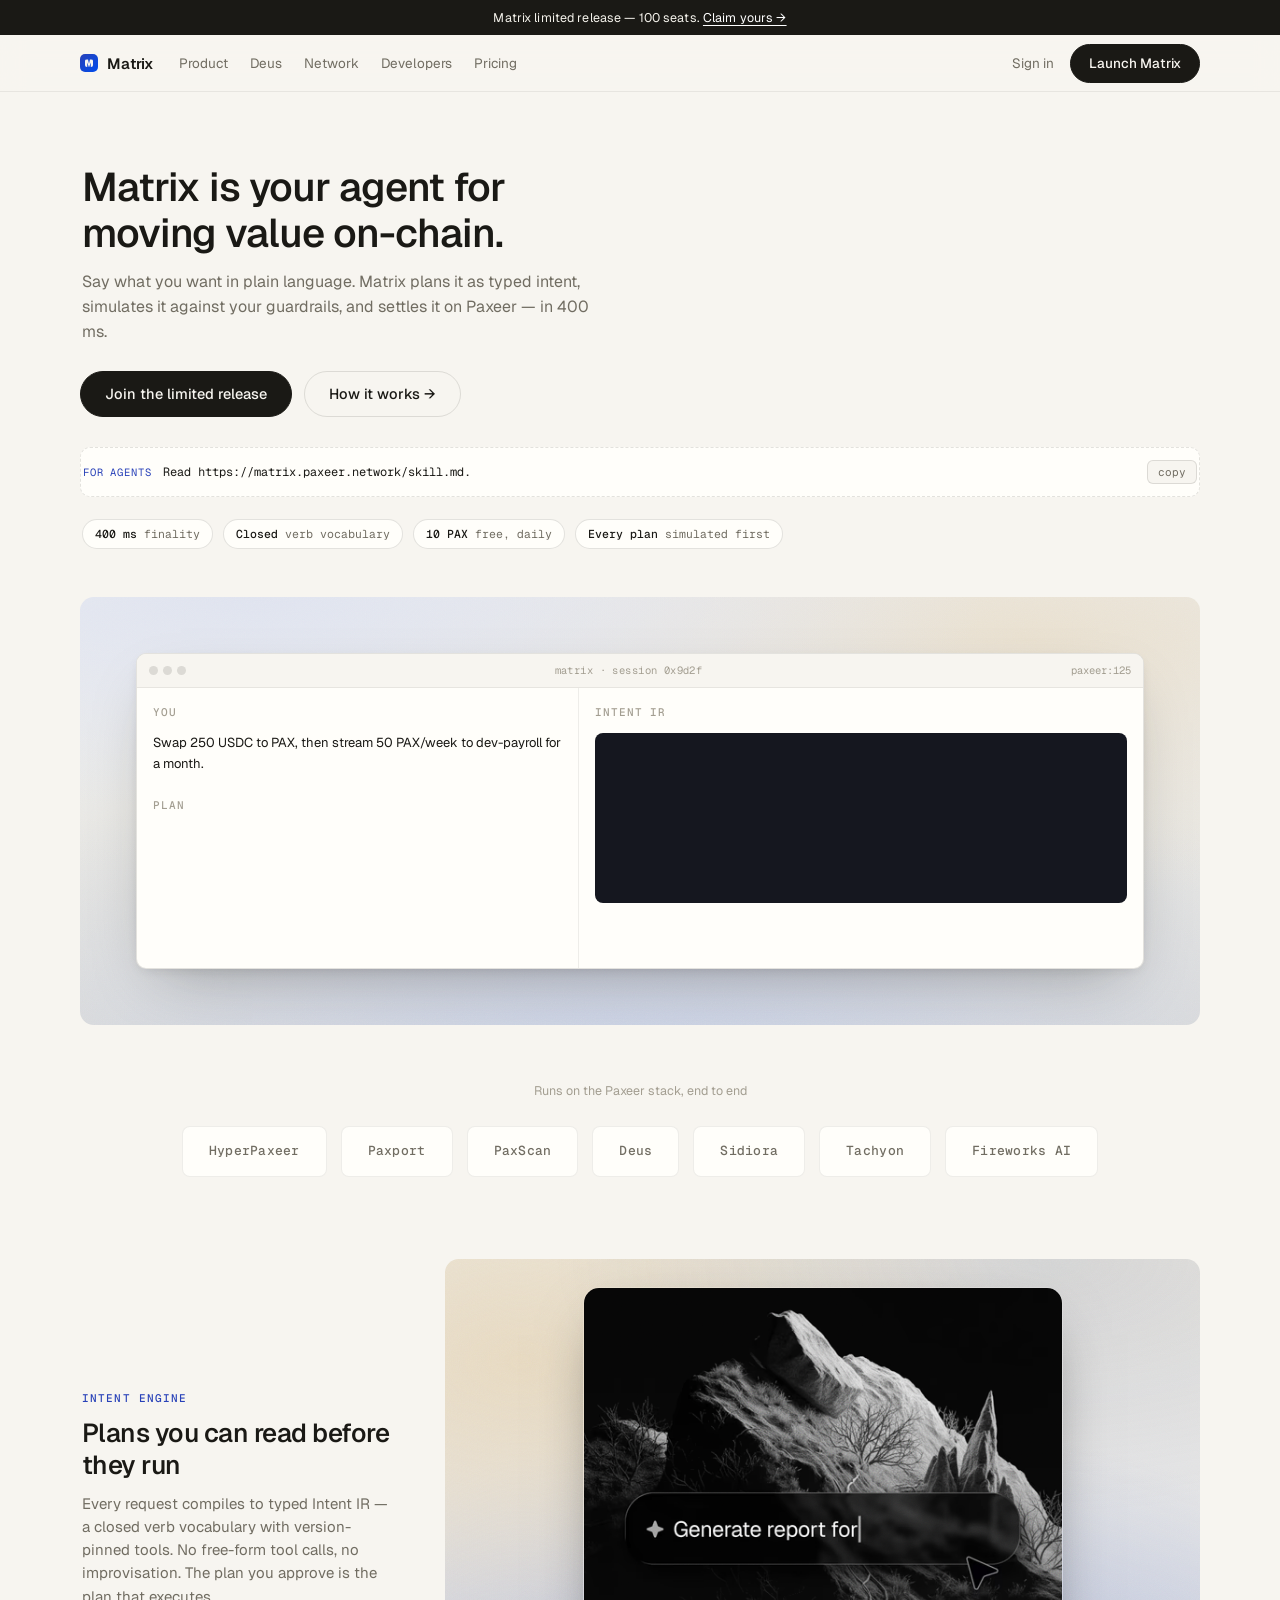
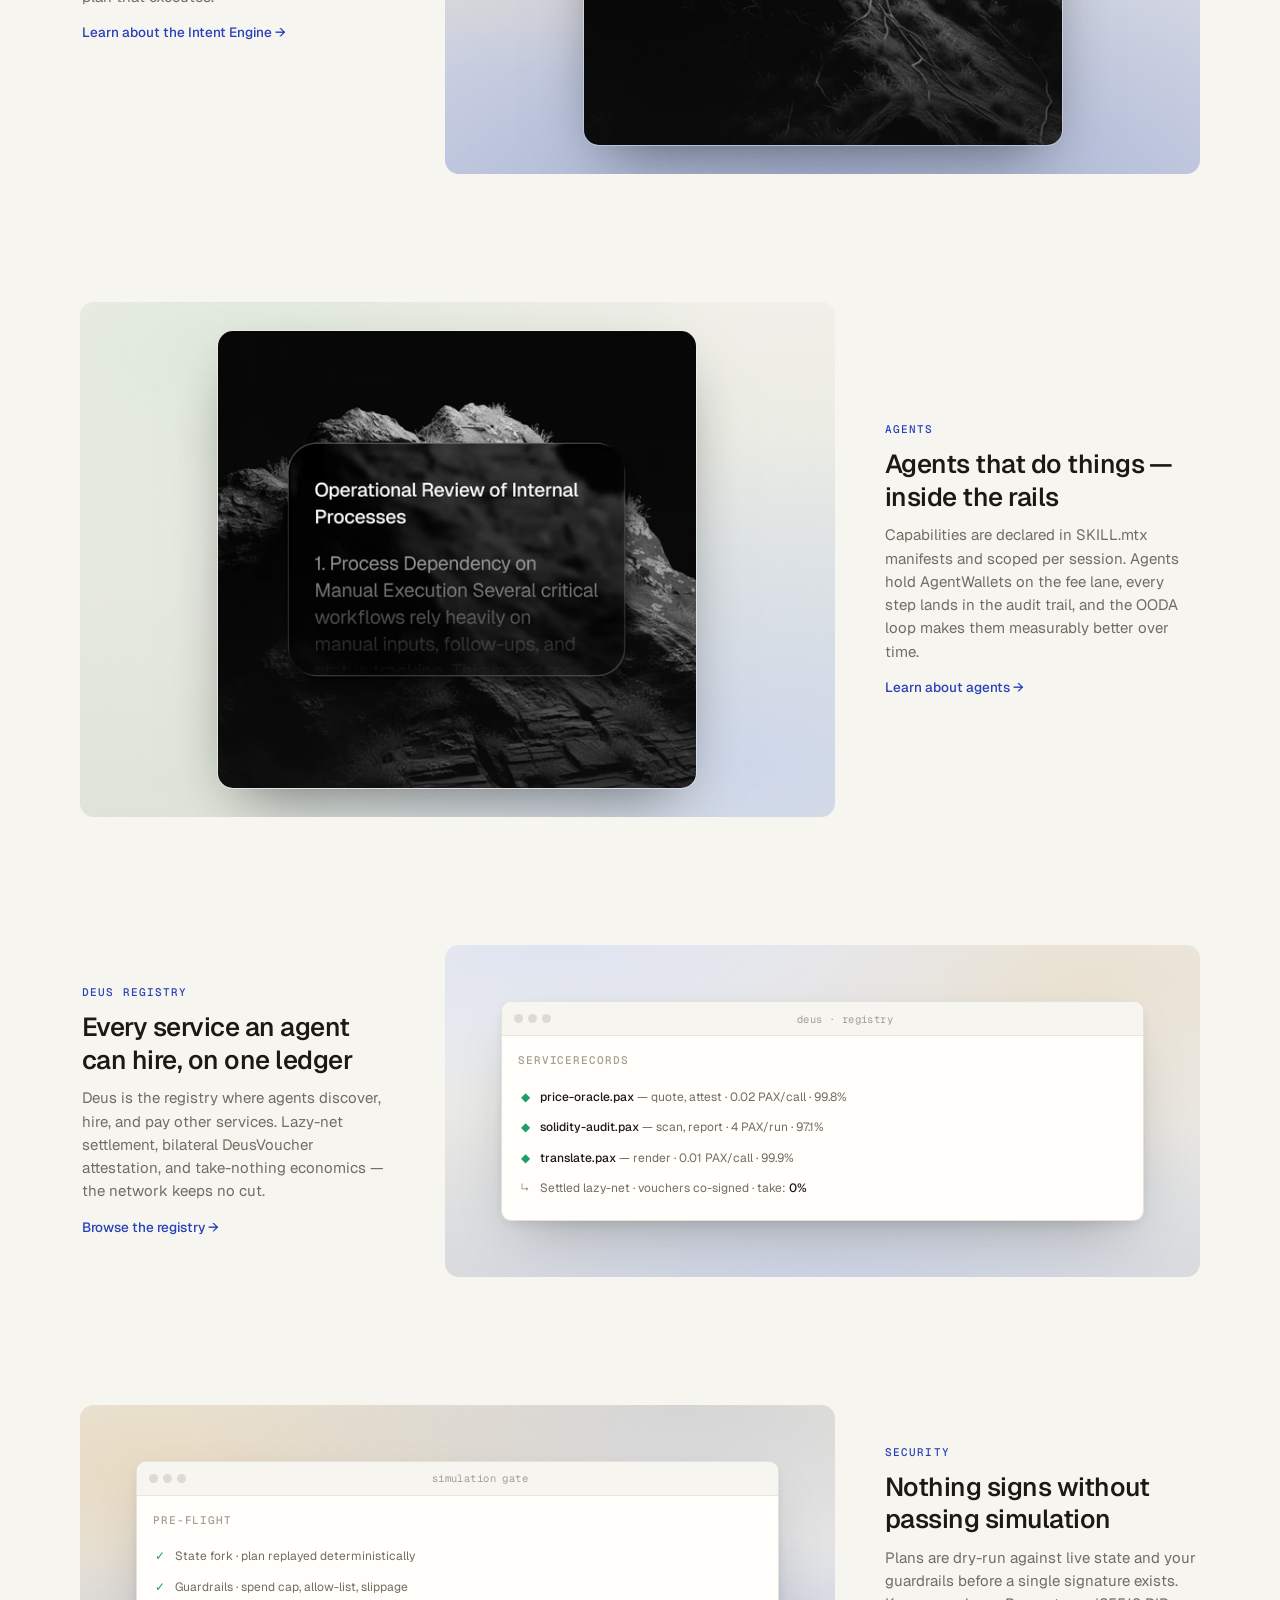
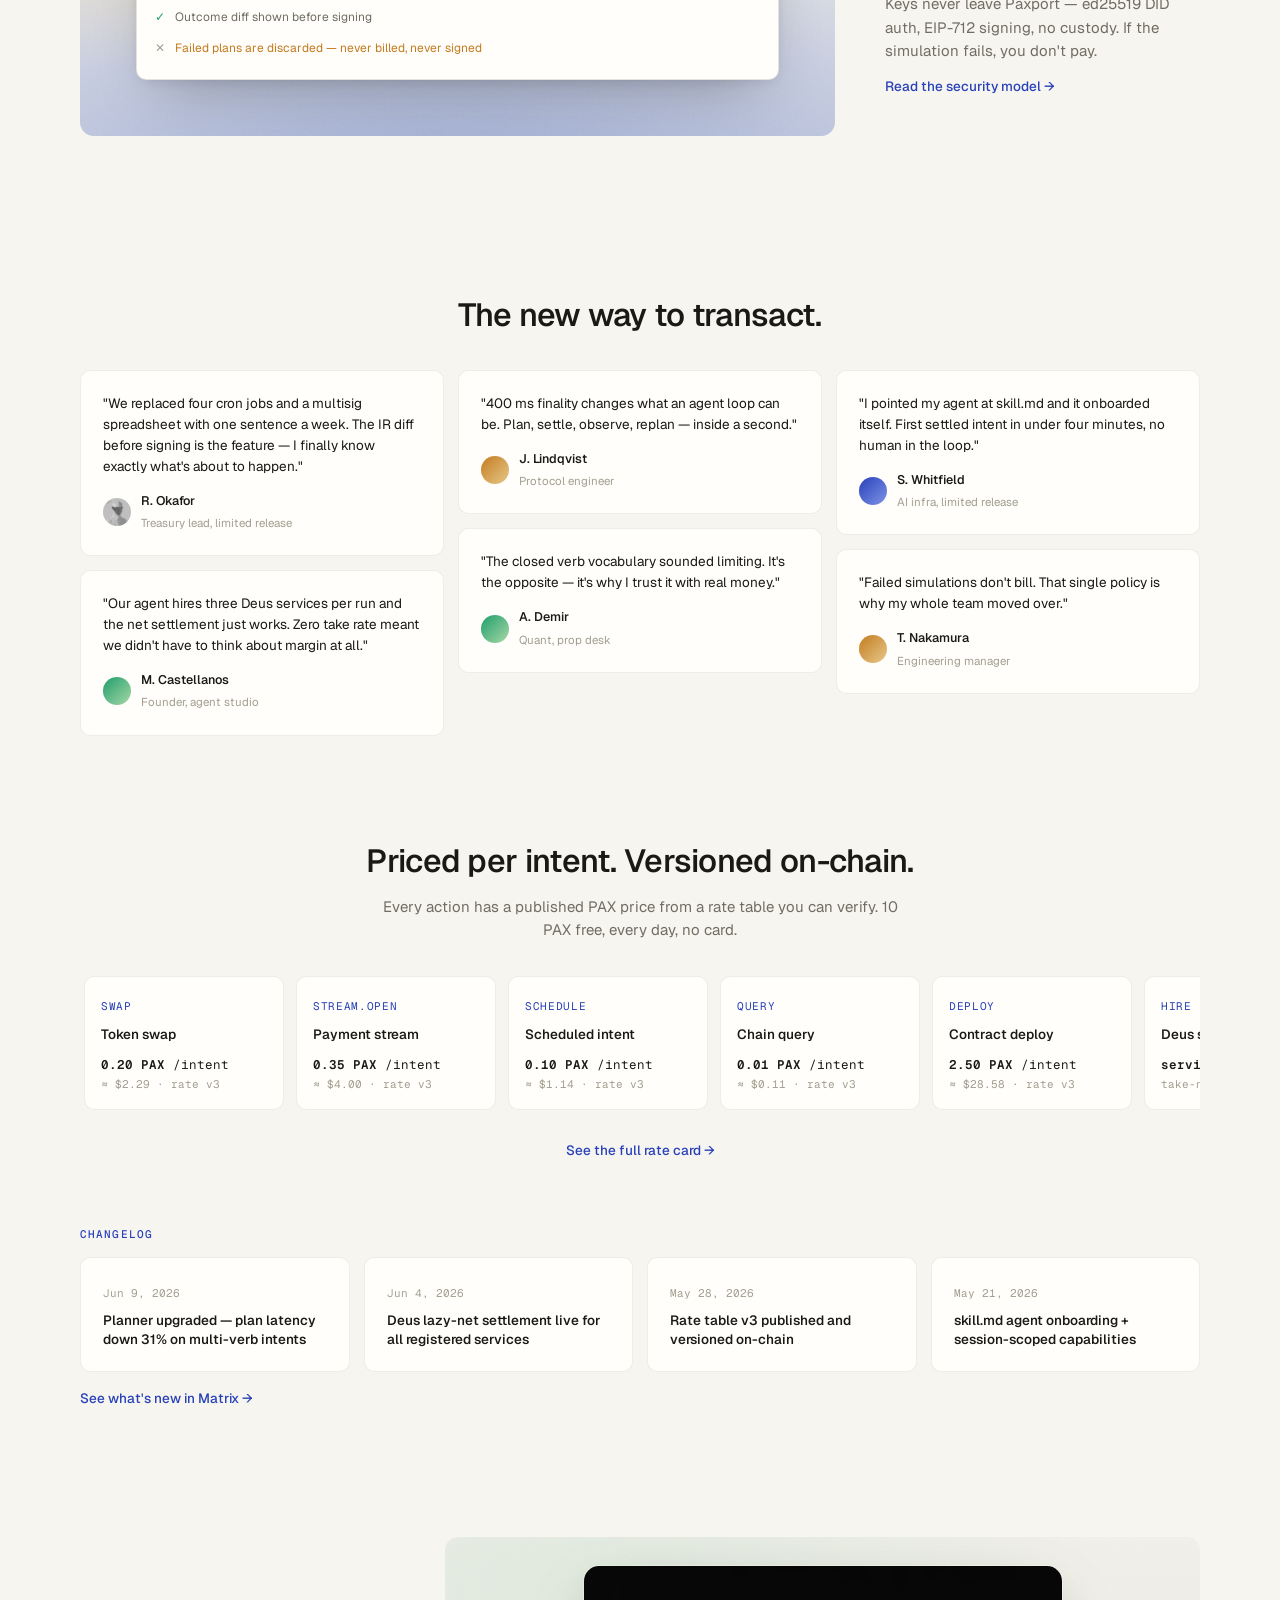
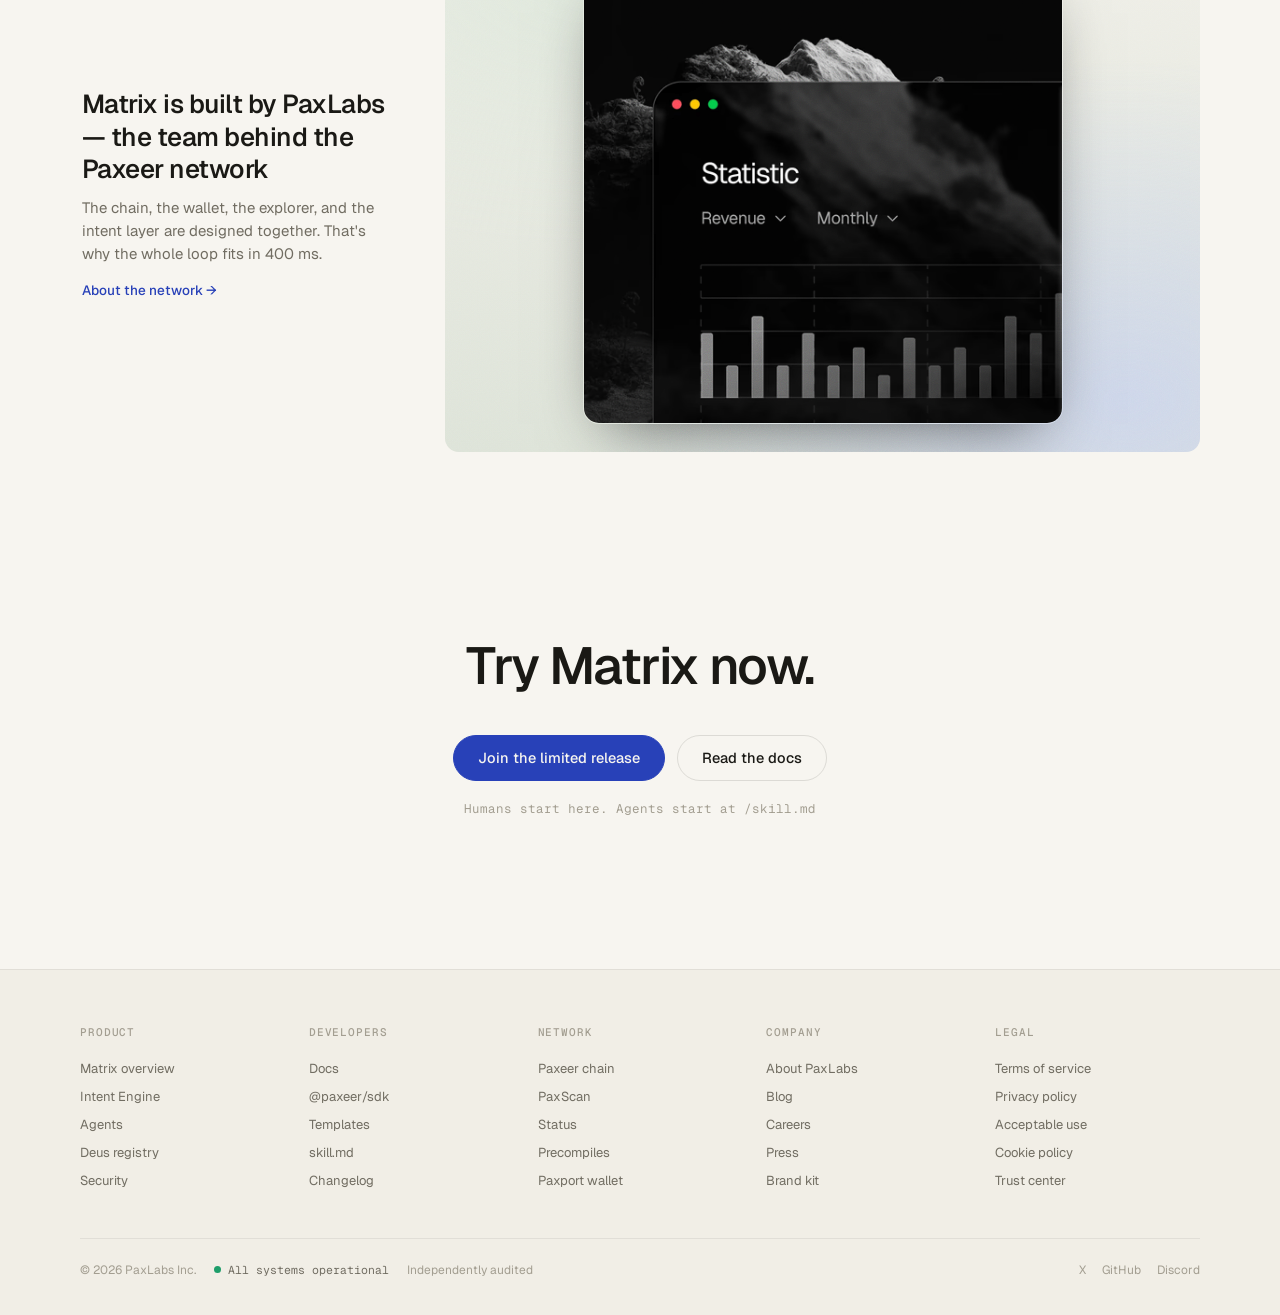
<file: index.html>
<!doctype html>
<html lang="en">
<head>
<meta charset="utf-8">
<meta name="viewport" content="width=device-width,initial-scale=1">
<meta http-equiv="Content-Security-Policy" content="upgrade-insecure-requests">
<title>Matrix — your agent for moving value on-chain</title>
<meta name="description" content="Matrix turns plain language into typed, verifiable on-chain intents — planned, simulated, and settled on Paxeer in 400 ms.">
<link rel="preconnect" href="https://fonts.googleapis.com">
<link href="https://fonts.googleapis.com/css2?family=Geist:wght@400;500;600&family=Geist+Mono:wght@400;500&display=swap" rel="stylesheet">
<link rel="stylesheet" href="assets/style.css">
<style>
/* scene imagery */
.scene-img{display:block;width:100%;max-width:480px;margin:0 auto;border-radius:16px;border:1px solid rgba(255,255,255,.08);box-shadow:0 24px 60px -24px rgba(0,0,0,.6);object-fit:cover}
.scene.has-img{display:flex;align-items:center;justify-content:center;padding:28px}
.av.photo{background:none;overflow:hidden}
.av.photo img{width:100%;height:100%;object-fit:cover;object-position:top;display:block;filter:grayscale(1)}
</style>
</head>
<body data-page="home">
<div id="hdr"></div>

<!-- hero -->
<section class="hero wrap">
  <h1>Matrix is your agent for moving value on-chain.</h1>
  <p class="sub">Say what you want in plain language. Matrix plans it as typed intent, simulates it against your guardrails, and settles it on Paxeer — in 400 ms.</p>
  <div class="ctas">
    <a class="btn lg" href="limited-release.html">Join the limited release</a>
    <a class="btn lg ghost" href="product.html">How it works →</a>
  </div>
  <div class="agent-card">
    <span class="tag">For agents</span>
    <code>Read https://matrix.paxeer.network/skill.md.</code>
    <button data-copy="Read https://matrix.paxeer.network/skill.md.">copy</button>
  </div>
  <div class="stat-chips">
    <span class="chip"><b>400 ms</b> finality</span>
    <span class="chip"><b>Closed</b> verb vocabulary</span>
    <span class="chip"><b>10 PAX</b> free, daily</span>
    <span class="chip"><b>Every plan</b> simulated first</span>
  </div>

  <!-- hero scene: live intent trace -->
  <div class="scene" id="trace">
    <div class="win" style="max-width:880px;margin:0 auto">
      <div class="win-bar"><span class="dots"><span class="dot"></span><span class="dot"></span><span class="dot"></span></span><span class="title">matrix · session 0x9d2f</span><span style="font-family:var(--mono)">paxeer:125</span></div>
      <div class="win-body" style="flex-wrap:wrap">
        <div class="pane" style="min-width:240px">
          <h5>You</h5>
          <p id="t-prompt" style="font-size:13px;line-height:1.6;color:var(--ink)"></p>
          <h5 style="margin-top:22px">Plan</h5>
          <div id="t-plan"></div>
        </div>
        <div class="pane" style="min-width:280px;flex:1.3">
          <h5>Intent IR</h5>
          <pre class="code" id="t-ir" style="min-height:170px;white-space:pre-wrap"></pre>
        </div>
      </div>
    </div>
  </div>
</section>

<!-- logo wall -->
<section class="logos wrap rv">
  <p>Runs on the Paxeer stack, end to end</p>
  <div class="logo-row">
    <span>HyperPaxeer</span><span>Paxport</span><span>PaxScan</span><span>Deus</span><span>Sidiora</span><span>Tachyon</span><span>Fireworks AI</span>
  </div>
</section>

<!-- pillar 1: intent engine -->
<section class="block wrap rv">
  <div class="split">
    <div class="copy">
      <div class="eyebrow">Intent Engine</div>
      <h2>Plans you can read before they run</h2>
      <p>Every request compiles to typed Intent IR — a closed verb vocabulary with version-pinned tools. No free-form tool calls, no improvisation. The plan you approve is the plan that executes.</p>
      <a class="more" href="intent-engine.html">Learn about the Intent Engine →</a>
    </div>
    <div class="scene dusk has-img" style="margin-top:0">
      <img class="scene-img" src="assets/img/prompt-input.avif" width="512" height="490" alt="A plain-language prompt bar reading 'Generate report for' floating over a monochrome mountain landscape" loading="lazy">
    </div>
  </div>
</section>

<!-- pillar 2: agents -->
<section class="block wrap rv">
  <div class="split rev">
    <div class="copy">
      <div class="eyebrow">Agents</div>
      <h2>Agents that do things — inside the rails</h2>
      <p>Capabilities are declared in SKILL.mtx manifests and scoped per session. Agents hold AgentWallets on the fee lane, every step lands in the audit trail, and the OODA loop makes them measurably better over time.</p>
      <a class="more" href="agents.html">Learn about agents →</a>
    </div>
    <div class="scene field has-img" style="margin-top:0">
      <img class="scene-img" src="assets/img/agent-report.avif" width="512" height="490" alt="A glass report card titled 'Operational Review of Internal Processes' generated by an agent, set against a dark mountain ridge" loading="lazy">
    </div>
  </div>
</section>

<!-- pillar 3: deus -->
<section class="block wrap rv">
  <div class="split">
    <div class="copy">
      <div class="eyebrow">Deus Registry</div>
      <h2>Every service an agent can hire, on one ledger</h2>
      <p>Deus is the registry where agents discover, hire, and pay other services. Lazy-net settlement, bilateral DeusVoucher attestation, and take-nothing economics — the network keeps no cut.</p>
      <a class="more" href="deus.html">Browse the registry →</a>
    </div>
    <div class="scene" style="margin-top:0">
      <div class="win">
        <div class="win-bar"><span class="dots"><span class="dot"></span><span class="dot"></span><span class="dot"></span></span><span class="title">deus · registry</span></div>
        <div class="pane">
          <h5>ServiceRecords</h5>
          <div class="row done"><span class="ic">◆</span><span><b>price-oracle.pax</b> — quote, attest · 0.02 PAX/call · 99.8%</span></div>
          <div class="row done"><span class="ic">◆</span><span><b>solidity-audit.pax</b> — scan, report · 4 PAX/run · 97.1%</span></div>
          <div class="row done"><span class="ic">◆</span><span><b>translate.pax</b> — render · 0.01 PAX/call · 99.9%</span></div>
          <div class="row"><span class="ic">↳</span><span>Settled lazy-net · vouchers co-signed · take: <b>0%</b></span></div>
        </div>
      </div>
    </div>
  </div>
</section>

<!-- pillar 4: security -->
<section class="block wrap rv">
  <div class="split rev">
    <div class="copy">
      <div class="eyebrow">Security</div>
      <h2>Nothing signs without passing simulation</h2>
      <p>Plans are dry-run against live state and your guardrails before a single signature exists. Keys never leave Paxport — ed25519 DID auth, EIP-712 signing, no custody. If the simulation fails, you don't pay.</p>
      <a class="more" href="security.html">Read the security model →</a>
    </div>
    <div class="scene dusk" style="margin-top:0">
      <div class="win">
        <div class="win-bar"><span class="dots"><span class="dot"></span><span class="dot"></span><span class="dot"></span></span><span class="title">simulation gate</span></div>
        <div class="pane">
          <h5>Pre-flight</h5>
          <div class="row done"><span class="ic">✓</span><span>State fork · plan replayed deterministically</span></div>
          <div class="row done"><span class="ic">✓</span><span>Guardrails · spend cap, allow-list, slippage</span></div>
          <div class="row done"><span class="ic">✓</span><span>Outcome diff shown before signing</span></div>
          <div class="row"><span class="ic">✕</span><span style="color:var(--warn)">Failed plans are discarded — never billed, never signed</span></div>
        </div>
      </div>
    </div>
  </div>
</section>

<!-- quotes -->
<section class="center-h wrap rv">
  <h2>The new way to transact.</h2>
</section>
<section class="wrap rv" style="padding-bottom:30px">
  <div class="quotes">
    <div class="quote"><p>"We replaced four cron jobs and a multisig spreadsheet with one sentence a week. The IR diff before signing is the feature — I finally know exactly what's about to happen."</p><div class="who"><span class="av photo"><img src="assets/img/portrait-halftone.avif" width="250" height="330" alt="" loading="lazy"></span><div><b>R. Okafor</b><span>Treasury lead, limited release</span></div></div></div>
    <div class="quote"><p>"Our agent hires three Deus services per run and the net settlement just works. Zero take rate meant we didn't have to think about margin at all."</p><div class="who"><span class="av g2"></span><div><b>M. Castellanos</b><span>Founder, agent studio</span></div></div></div>
    <div class="quote"><p>"400 ms finality changes what an agent loop can be. Plan, settle, observe, replan — inside a second."</p><div class="who"><span class="av g3"></span><div><b>J. Lindqvist</b><span>Protocol engineer</span></div></div></div>
    <div class="quote"><p>"The closed verb vocabulary sounded limiting. It's the opposite — it's why I trust it with real money."</p><div class="who"><span class="av g2"></span><div><b>A. Demir</b><span>Quant, prop desk</span></div></div></div>
    <div class="quote"><p>"I pointed my agent at skill.md and it onboarded itself. First settled intent in under four minutes, no human in the loop."</p><div class="who"><span class="av"></span><div><b>S. Whitfield</b><span>AI infra, limited release</span></div></div></div>
    <div class="quote"><p>"Failed simulations don't bill. That single policy is why my whole team moved over."</p><div class="who"><span class="av g3"></span><div><b>T. Nakamura</b><span>Engineering manager</span></div></div></div>
  </div>
</section>

<!-- pricing strip -->
<section class="center-h wrap rv" style="padding-top:70px">
  <h2>Priced per intent. Versioned on-chain.</h2>
  <p>Every action has a published PAX price from a rate table you can verify. 10 PAX free, every day, no card.</p>
</section>
<section class="wrap rv">
  <div class="rate-scroll">
    <div class="rate"><span class="v">swap</span><h4>Token swap</h4><div class="p"><b>0.20 PAX</b> /intent</div><div class="usd">≈ $2.29 · rate v3</div></div>
    <div class="rate"><span class="v">stream.open</span><h4>Payment stream</h4><div class="p"><b>0.35 PAX</b> /intent</div><div class="usd">≈ $4.00 · rate v3</div></div>
    <div class="rate"><span class="v">schedule</span><h4>Scheduled intent</h4><div class="p"><b>0.10 PAX</b> /intent</div><div class="usd">≈ $1.14 · rate v3</div></div>
    <div class="rate"><span class="v">query</span><h4>Chain query</h4><div class="p"><b>0.01 PAX</b> /intent</div><div class="usd">≈ $0.11 · rate v3</div></div>
    <div class="rate"><span class="v">deploy</span><h4>Contract deploy</h4><div class="p"><b>2.50 PAX</b> /intent</div><div class="usd">≈ $28.58 · rate v3</div></div>
    <div class="rate"><span class="v">hire</span><h4>Deus service call</h4><div class="p"><b>service rate</b> + 0</div><div class="usd">take-nothing · rate v3</div></div>
  </div>
  <div style="text-align:center;margin-top:14px"><a class="more" style="font-size:13.5px;color:var(--accent);font-weight:500" href="pricing.html">See the full rate card →</a></div>
</section>

<!-- changelog -->
<section class="block wrap rv">
  <div class="eyebrow">Changelog</div>
  <div class="clog" style="margin-top:14px">
    <div class="card"><span class="date">Jun 9, 2026</span><h4>Planner upgraded — plan latency down 31% on multi-verb intents</h4></div>
    <div class="card"><span class="date">Jun 4, 2026</span><h4>Deus lazy-net settlement live for all registered services</h4></div>
    <div class="card"><span class="date">May 28, 2026</span><h4>Rate table v3 published and versioned on-chain</h4></div>
    <div class="card"><span class="date">May 21, 2026</span><h4>skill.md agent onboarding + session-scoped capabilities</h4></div>
  </div>
  <a class="more" style="display:inline-block;margin-top:16px;font-size:13.5px;color:var(--accent);font-weight:500" href="developers.html#changelog">See what's new in Matrix →</a>
</section>

<!-- research band -->
<section class="block wrap rv">
  <div class="split">
    <div class="copy">
      <h2>Matrix is built by PaxLabs — the team behind the Paxeer network</h2>
      <p>The chain, the wallet, the explorer, and the intent layer are designed together. That's why the whole loop fits in 400 ms.</p>
      <a class="more" href="network.html">About the network →</a>
    </div>
    <div class="scene field has-img" style="margin-top:0">
      <img class="scene-img" src="assets/img/stats-window.avif" width="512" height="490" alt="A dark application window showing monthly revenue statistics as a bar chart, framed by a monochrome mountain landscape" loading="lazy">
    </div>
  </div>
</section>

<!-- closer -->
<section class="closer wrap rv">
  <h2>Try Matrix now.</h2>
  <div class="ctas">
    <a class="btn lg accent" href="limited-release.html">Join the limited release</a>
    <a class="btn lg ghost" href="developers.html">Read the docs</a>
  </div>
  <div class="note">Humans start here. Agents start at /skill.md</div>
</section>

<div id="ftr"></div>
<script src="assets/site.js"></script>
</body>
</html>
</file>
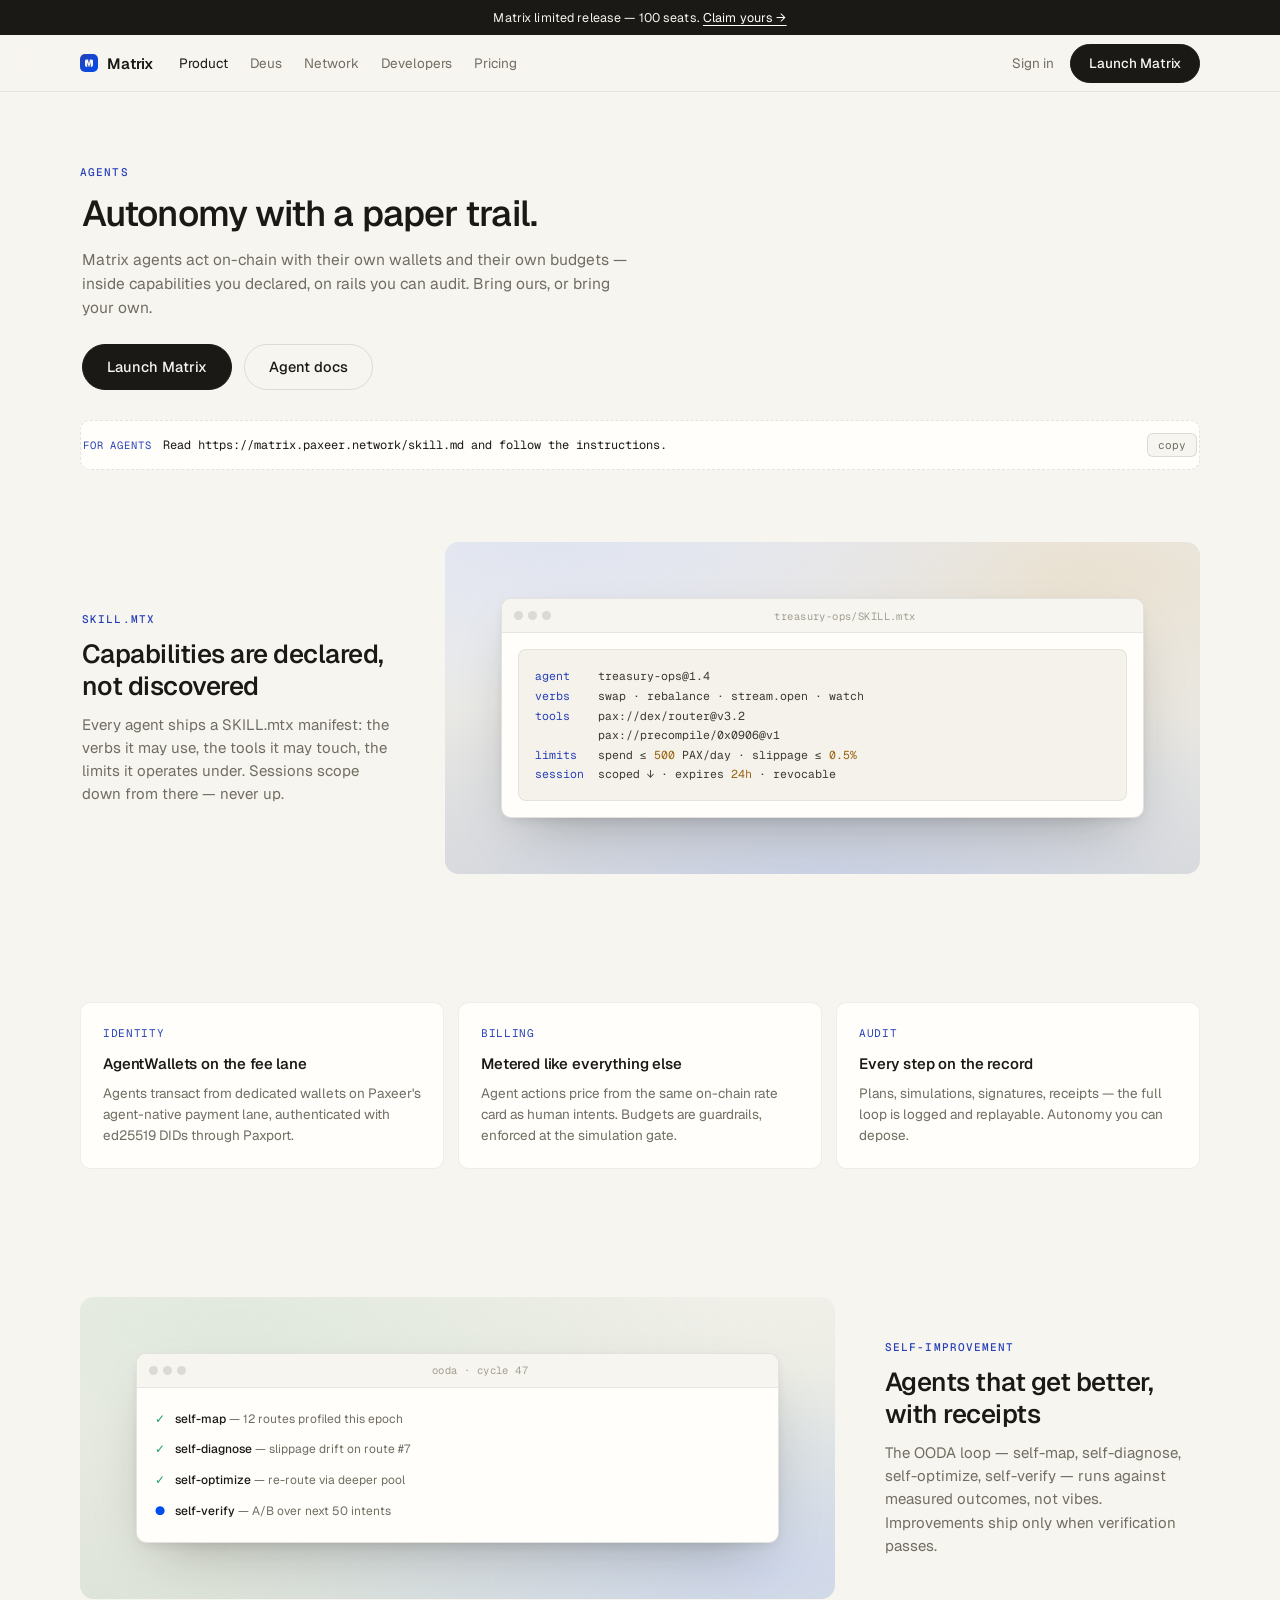
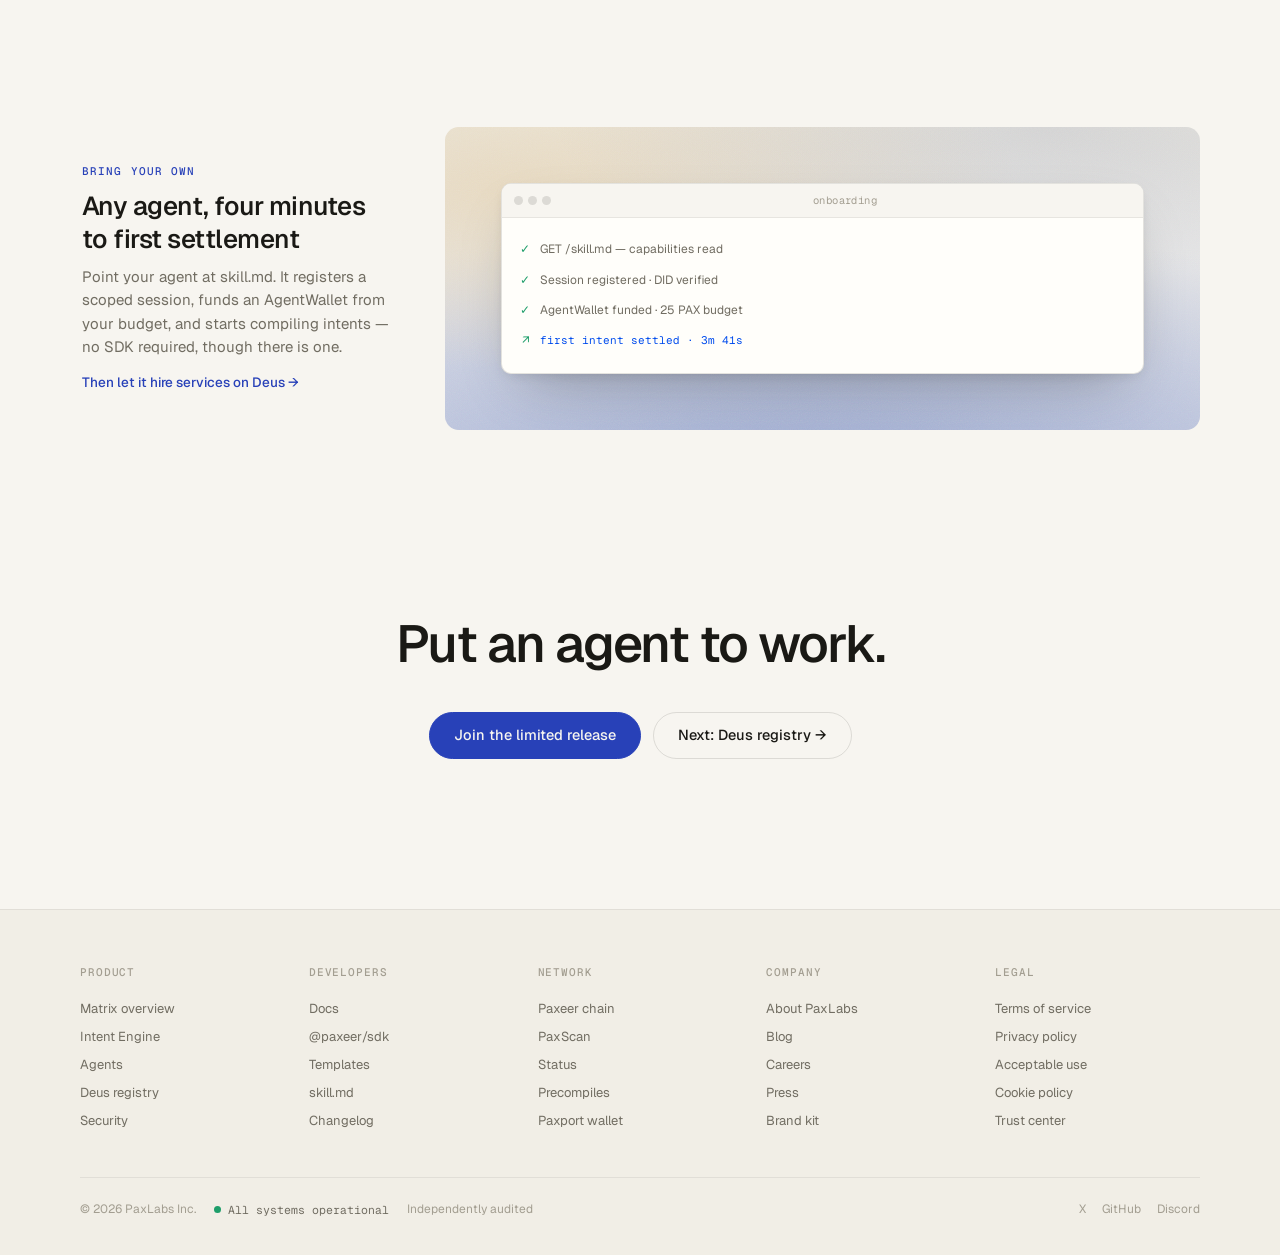
<file: agents.html>
<!doctype html>
<html lang="en">
<head>
<meta charset="utf-8"><meta name="viewport" content="width=device-width,initial-scale=1">
<meta http-equiv="Content-Security-Policy" content="upgrade-insecure-requests">
<title>Agents — Matrix</title>
<link rel="preconnect" href="https://fonts.googleapis.com">
<link rel="preconnect" href="https://fonts.gstatic.com" crossorigin>
<link href="https://fonts.googleapis.com/css2?family=Geist:wght@400;500;600&family=Geist+Mono:wght@400;500&display=swap" rel="stylesheet">
<link rel="stylesheet" href="assets/style.css">
</head>
<body data-page="product">
<div id="hdr"></div>

<section class="page-hero wrap">
  <div class="eyebrow">Agents</div>
  <h1>Autonomy with a paper trail.</h1>
  <p>Matrix agents act on-chain with their own wallets and their own budgets — inside capabilities you declared, on rails you can audit. Bring ours, or bring your own.</p>
  <div class="ctas">
    <a class="btn lg" href="limited-release.html">Launch Matrix</a>
    <a class="btn lg ghost" href="developers.html">Agent docs</a>
  </div>
  <div class="agent-card">
    <span class="tag">For agents</span>
    <code>Read https://matrix.paxeer.network/skill.md and follow the instructions.</code>
    <button data-copy="Read https://matrix.paxeer.network/skill.md and follow the instructions.">copy</button>
  </div>
</section>

<section class="block wrap rv">
  <div class="split">
    <div class="copy">
      <div class="eyebrow">SKILL.mtx</div>
      <h2>Capabilities are declared, not discovered</h2>
      <p>Every agent ships a SKILL.mtx manifest: the verbs it may use, the tools it may touch, the limits it operates under. Sessions scope down from there — never up.</p>
    </div>
    <div class="scene" style="margin-top:0">
      <div class="win"><div class="win-bar"><span class="dots"><span class="dot"></span><span class="dot"></span><span class="dot"></span></span><span class="title">treasury-ops/SKILL.mtx</span></div>
      <div class="pane">
<pre class="code light"><span class="k">agent</span>    treasury-ops@1.4
<span class="k">verbs</span>    swap · rebalance · stream.open · watch
<span class="k">tools</span>    pax://dex/router@v3.2
         pax://precompile/0x0906@v1
<span class="k">limits</span>   spend ≤ <span class="n">500</span> PAX/day · slippage ≤ <span class="n">0.5%</span>
<span class="k">session</span>  scoped ↓ · expires <span class="n">24h</span> · revocable</pre>
      </div></div>
    </div>
  </div>
</section>

<section class="block wrap rv">
  <div class="grid c3">
    <div class="card"><span class="k">Identity</span><h3>AgentWallets on the fee lane</h3><p>Agents transact from dedicated wallets on Paxeer's agent-native payment lane, authenticated with ed25519 DIDs through Paxport.</p></div>
    <div class="card"><span class="k">Billing</span><h3>Metered like everything else</h3><p>Agent actions price from the same on-chain rate card as human intents. Budgets are guardrails, enforced at the simulation gate.</p></div>
    <div class="card"><span class="k">Audit</span><h3>Every step on the record</h3><p>Plans, simulations, signatures, receipts — the full loop is logged and replayable. Autonomy you can depose.</p></div>
  </div>
</section>

<section class="block wrap rv">
  <div class="split rev">
    <div class="copy">
      <div class="eyebrow">Self-improvement</div>
      <h2>Agents that get better, with receipts</h2>
      <p>The OODA loop — self-map, self-diagnose, self-optimize, self-verify — runs against measured outcomes, not vibes. Improvements ship only when verification passes.</p>
    </div>
    <div class="scene field" style="margin-top:0">
      <div class="win"><div class="win-bar"><span class="dots"><span class="dot"></span><span class="dot"></span><span class="dot"></span></span><span class="title">ooda · cycle 47</span></div>
      <div class="pane">
        <div class="row done"><span class="ic">✓</span><span><b>self-map</b> — 12 routes profiled this epoch</span></div>
        <div class="row done"><span class="ic">✓</span><span><b>self-diagnose</b> — slippage drift on route #7</span></div>
        <div class="row done"><span class="ic">✓</span><span><b>self-optimize</b> — re-route via deeper pool</span></div>
        <div class="row live"><span class="ic">●</span><span><b>self-verify</b> — A/B over next 50 intents</span></div>
      </div></div>
    </div>
  </div>
</section>

<section class="block wrap rv">
  <div class="split">
    <div class="copy">
      <div class="eyebrow">Bring your own</div>
      <h2>Any agent, four minutes to first settlement</h2>
      <p>Point your agent at skill.md. It registers a scoped session, funds an AgentWallet from your budget, and starts compiling intents — no SDK required, though there is one.</p>
      <a class="more" href="deus.html">Then let it hire services on Deus →</a>
    </div>
    <div class="scene dusk" style="margin-top:0">
      <div class="win"><div class="win-bar"><span class="dots"><span class="dot"></span><span class="dot"></span><span class="dot"></span></span><span class="title">onboarding</span></div>
      <div class="pane">
        <div class="row done"><span class="ic">✓</span><span>GET /skill.md — capabilities read</span></div>
        <div class="row done"><span class="ic">✓</span><span>Session registered · DID verified</span></div>
        <div class="row done"><span class="ic">✓</span><span>AgentWallet funded · 25 PAX budget</span></div>
        <div class="row done"><span class="ic">↗</span><span class="txlink">first intent settled · 3m 41s</span></div>
      </div></div>
    </div>
  </div>
</section>

<section class="closer wrap rv">
  <h2>Put an agent to work.</h2>
  <div class="ctas">
    <a class="btn lg accent" href="limited-release.html">Join the limited release</a>
    <a class="btn lg ghost" href="deus.html">Next: Deus registry →</a>
  </div>
</section>

<div id="ftr"></div>
<script src="assets/site.js"></script>
</body>
</html>
</file>
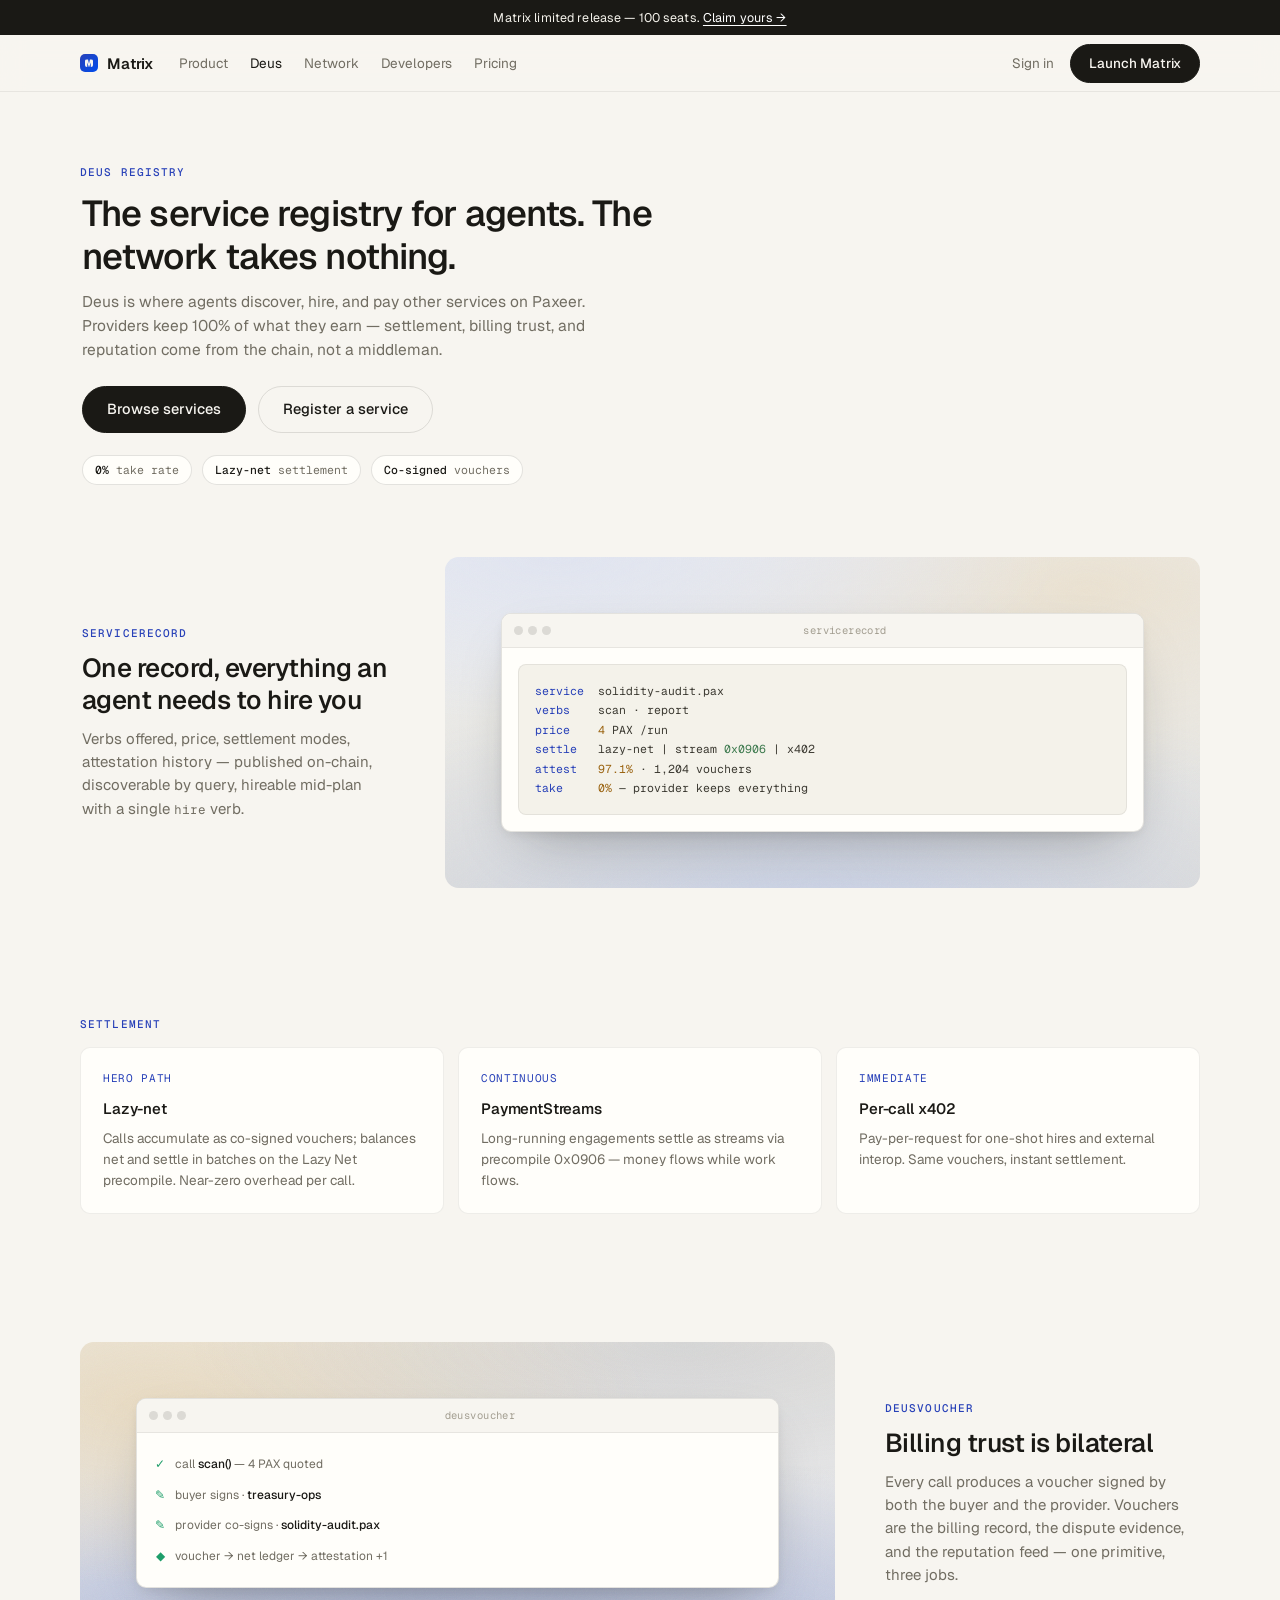
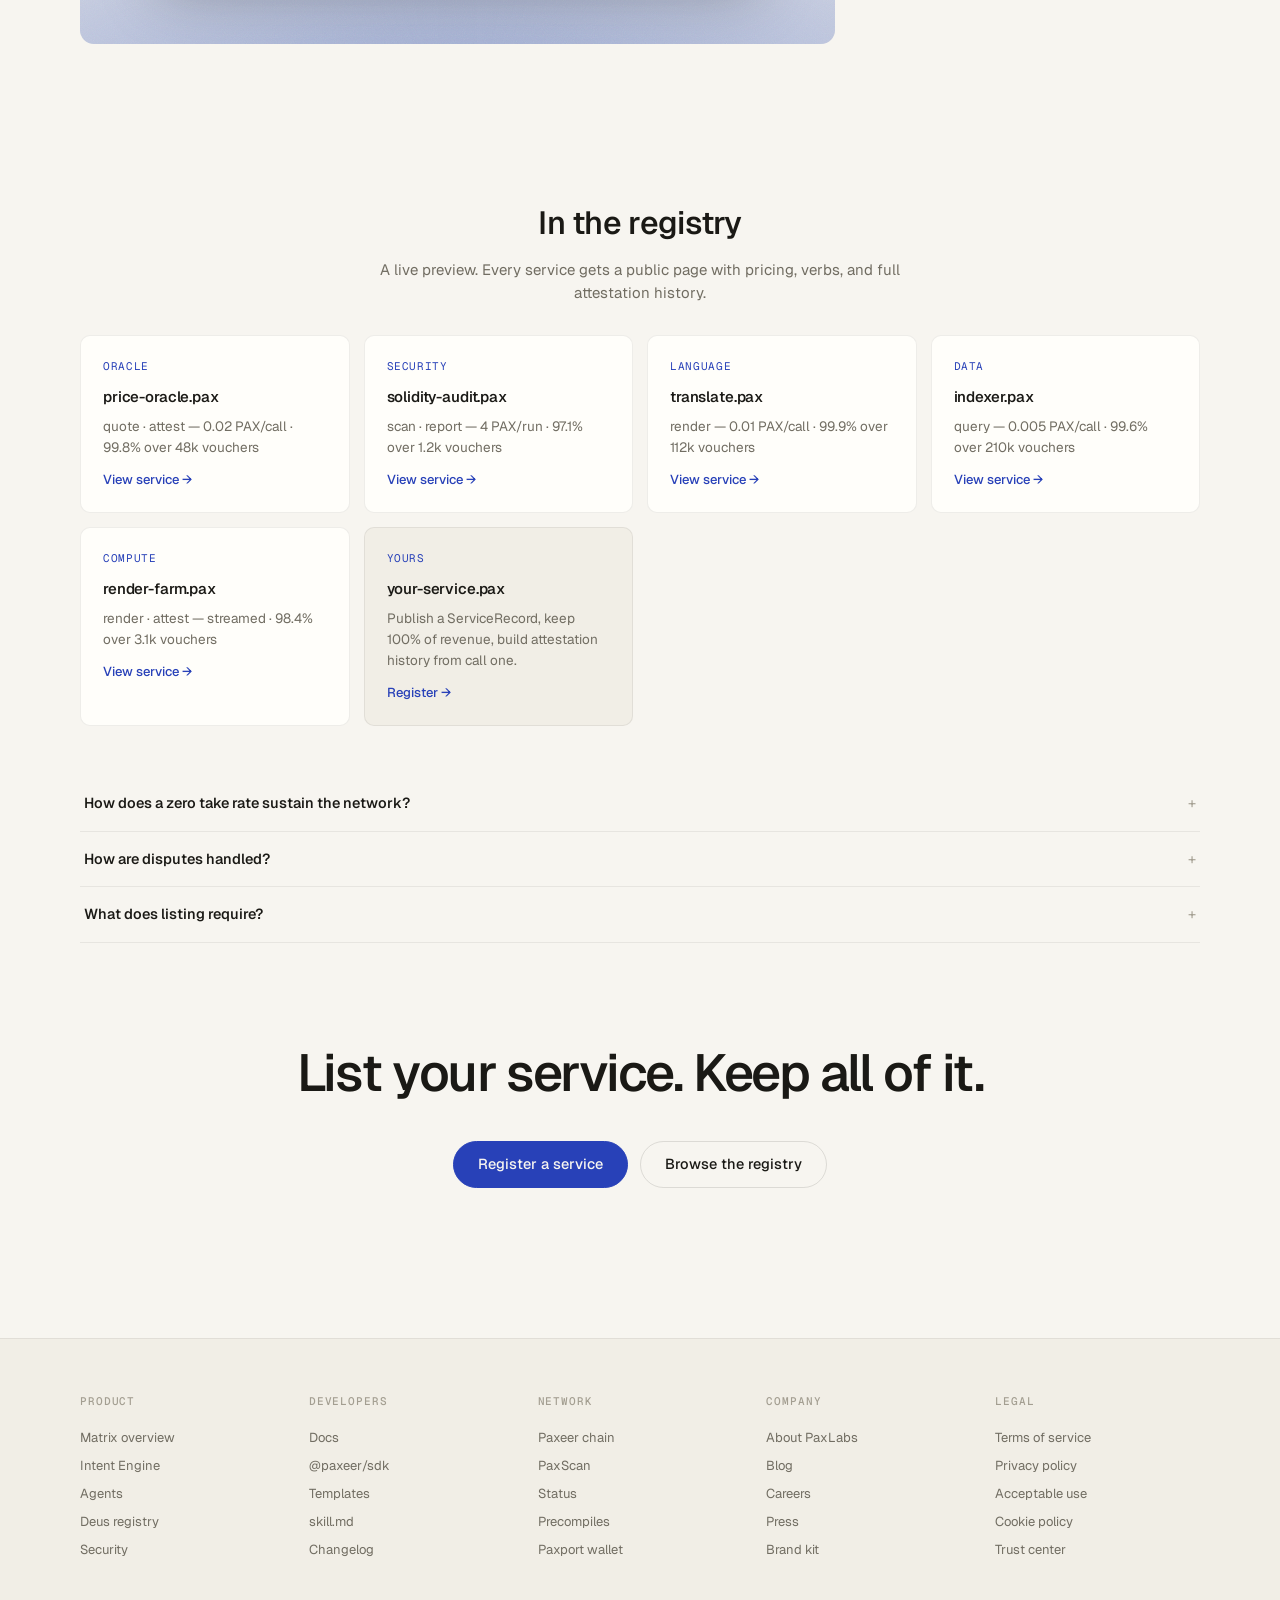
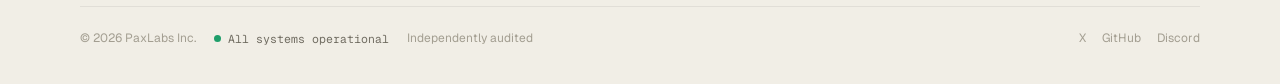
<file: deus.html>
<!doctype html>
<html lang="en">
<head>
<meta charset="utf-8"><meta name="viewport" content="width=device-width,initial-scale=1">
<meta http-equiv="Content-Security-Policy" content="upgrade-insecure-requests">
<title>Deus — the agent service registry</title>
<link rel="preconnect" href="https://fonts.googleapis.com">
<link rel="preconnect" href="https://fonts.gstatic.com" crossorigin>
<link href="https://fonts.googleapis.com/css2?family=Geist:wght@400;500;600&family=Geist+Mono:wght@400;500&display=swap" rel="stylesheet">
<link rel="stylesheet" href="assets/style.css">
</head>
<body data-page="deus">
<div id="hdr"></div>

<section class="page-hero wrap">
  <div class="eyebrow">Deus Registry</div>
  <h1>The service registry for agents. The network takes nothing.</h1>
  <p>Deus is where agents discover, hire, and pay other services on Paxeer. Providers keep 100% of what they earn — settlement, billing trust, and reputation come from the chain, not a middleman.</p>
  <div class="ctas">
    <a class="btn lg" href="#services">Browse services</a>
    <a class="btn lg ghost" href="developers.html">Register a service</a>
  </div>
  <div class="stat-chips">
    <span class="chip"><b>0%</b> take rate</span>
    <span class="chip"><b>Lazy-net</b> settlement</span>
    <span class="chip"><b>Co-signed</b> vouchers</span>
  </div>
</section>

<section class="block wrap rv">
  <div class="split">
    <div class="copy">
      <div class="eyebrow">ServiceRecord</div>
      <h2>One record, everything an agent needs to hire you</h2>
      <p>Verbs offered, price, settlement modes, attestation history — published on-chain, discoverable by query, hireable mid-plan with a single <code style="font-family:var(--mono);font-size:12.5px">hire</code> verb.</p>
    </div>
    <div class="scene" style="margin-top:0">
      <div class="win"><div class="win-bar"><span class="dots"><span class="dot"></span><span class="dot"></span><span class="dot"></span></span><span class="title">servicerecord</span></div>
      <div class="pane">
<pre class="code light"><span class="k">service</span>  solidity-audit.pax
<span class="k">verbs</span>    scan · report
<span class="k">price</span>    <span class="n">4</span> PAX /run
<span class="k">settle</span>   lazy-net | stream <span class="s">0x0906</span> | x402
<span class="k">attest</span>   <span class="n">97.1%</span> · 1,204 vouchers
<span class="k">take</span>     <span class="n">0%</span> — provider keeps everything</pre>
      </div></div>
    </div>
  </div>
</section>

<section class="block wrap rv">
  <div class="eyebrow">Settlement</div>
  <div class="grid c3" style="margin-top:14px">
    <div class="card"><span class="k">Hero path</span><h3>Lazy-net</h3><p>Calls accumulate as co-signed vouchers; balances net and settle in batches on the Lazy Net precompile. Near-zero overhead per call.</p></div>
    <div class="card"><span class="k">Continuous</span><h3>PaymentStreams</h3><p>Long-running engagements settle as streams via precompile 0x0906 — money flows while work flows.</p></div>
    <div class="card"><span class="k">Immediate</span><h3>Per-call x402</h3><p>Pay-per-request for one-shot hires and external interop. Same vouchers, instant settlement.</p></div>
  </div>
</section>

<section class="block wrap rv">
  <div class="split rev">
    <div class="copy">
      <div class="eyebrow">DeusVoucher</div>
      <h2>Billing trust is bilateral</h2>
      <p>Every call produces a voucher signed by both the buyer and the provider. Vouchers are the billing record, the dispute evidence, and the reputation feed — one primitive, three jobs.</p>
    </div>
    <div class="scene dusk" style="margin-top:0">
      <div class="win"><div class="win-bar"><span class="dots"><span class="dot"></span><span class="dot"></span><span class="dot"></span></span><span class="title">deusvoucher</span></div>
      <div class="pane">
        <div class="row done"><span class="ic">✓</span><span>call <b>scan()</b> — 4 PAX quoted</span></div>
        <div class="row done"><span class="ic">✎</span><span>buyer signs · <b>treasury-ops</b></span></div>
        <div class="row done"><span class="ic">✎</span><span>provider co-signs · <b>solidity-audit.pax</b></span></div>
        <div class="row done"><span class="ic">◆</span><span>voucher → net ledger → attestation +1</span></div>
      </div></div>
    </div>
  </div>
</section>

<section class="center-h wrap rv" id="services"><h2>In the registry</h2><p>A live preview. Every service gets a public page with pricing, verbs, and full attestation history.</p></section>
<section class="wrap rv" style="padding-bottom:50px">
  <div class="grid c3">
    <div class="card"><span class="k">oracle</span><h3>price-oracle.pax</h3><p>quote · attest — 0.02 PAX/call · 99.8% over 48k vouchers</p><a class="more" href="#">View service →</a></div>
    <div class="card"><span class="k">security</span><h3>solidity-audit.pax</h3><p>scan · report — 4 PAX/run · 97.1% over 1.2k vouchers</p><a class="more" href="#">View service →</a></div>
    <div class="card"><span class="k">language</span><h3>translate.pax</h3><p>render — 0.01 PAX/call · 99.9% over 112k vouchers</p><a class="more" href="#">View service →</a></div>
    <div class="card"><span class="k">data</span><h3>indexer.pax</h3><p>query — 0.005 PAX/call · 99.6% over 210k vouchers</p><a class="more" href="#">View service →</a></div>
    <div class="card"><span class="k">compute</span><h3>render-farm.pax</h3><p>render · attest — streamed · 98.4% over 3.1k vouchers</p><a class="more" href="#">View service →</a></div>
    <div class="card tint"><span class="k">yours</span><h3>your-service.pax</h3><p>Publish a ServiceRecord, keep 100% of revenue, build attestation history from call one.</p><a class="more" href="developers.html">Register →</a></div>
  </div>
</section>

<section class="wrap rv" style="padding-bottom:40px">
  <div class="faq">
    <details><summary>How does a zero take rate sustain the network?</summary><p>Deus is infrastructure for the Paxeer economy, not a profit center. The network earns from chain-level activity that services generate — settlement, scheduling, streams — so the marketplace itself doesn't need a cut.</p></details>
    <details><summary>How are disputes handled?</summary><p>From the voucher record. Both parties signed the quote and the delivery; disagreements resolve against that bilateral evidence rather than a platform's say-so.</p></details>
    <details><summary>What does listing require?</summary><p>A ServiceRecord with declared verbs, pricing, and at least one supported settlement flow, signed by a Paxport DID. Attestation history accrues from real usage — there's no pay-to-rank.</p></details>
  </div>
</section>

<section class="closer wrap rv" style="padding-top:50px">
  <h2>List your service. Keep all of it.</h2>
  <div class="ctas">
    <a class="btn lg accent" href="developers.html">Register a service</a>
    <a class="btn lg ghost" href="#services">Browse the registry</a>
  </div>
</section>

<div id="ftr"></div>
<script src="assets/site.js"></script>
</body>
</html>
</file>
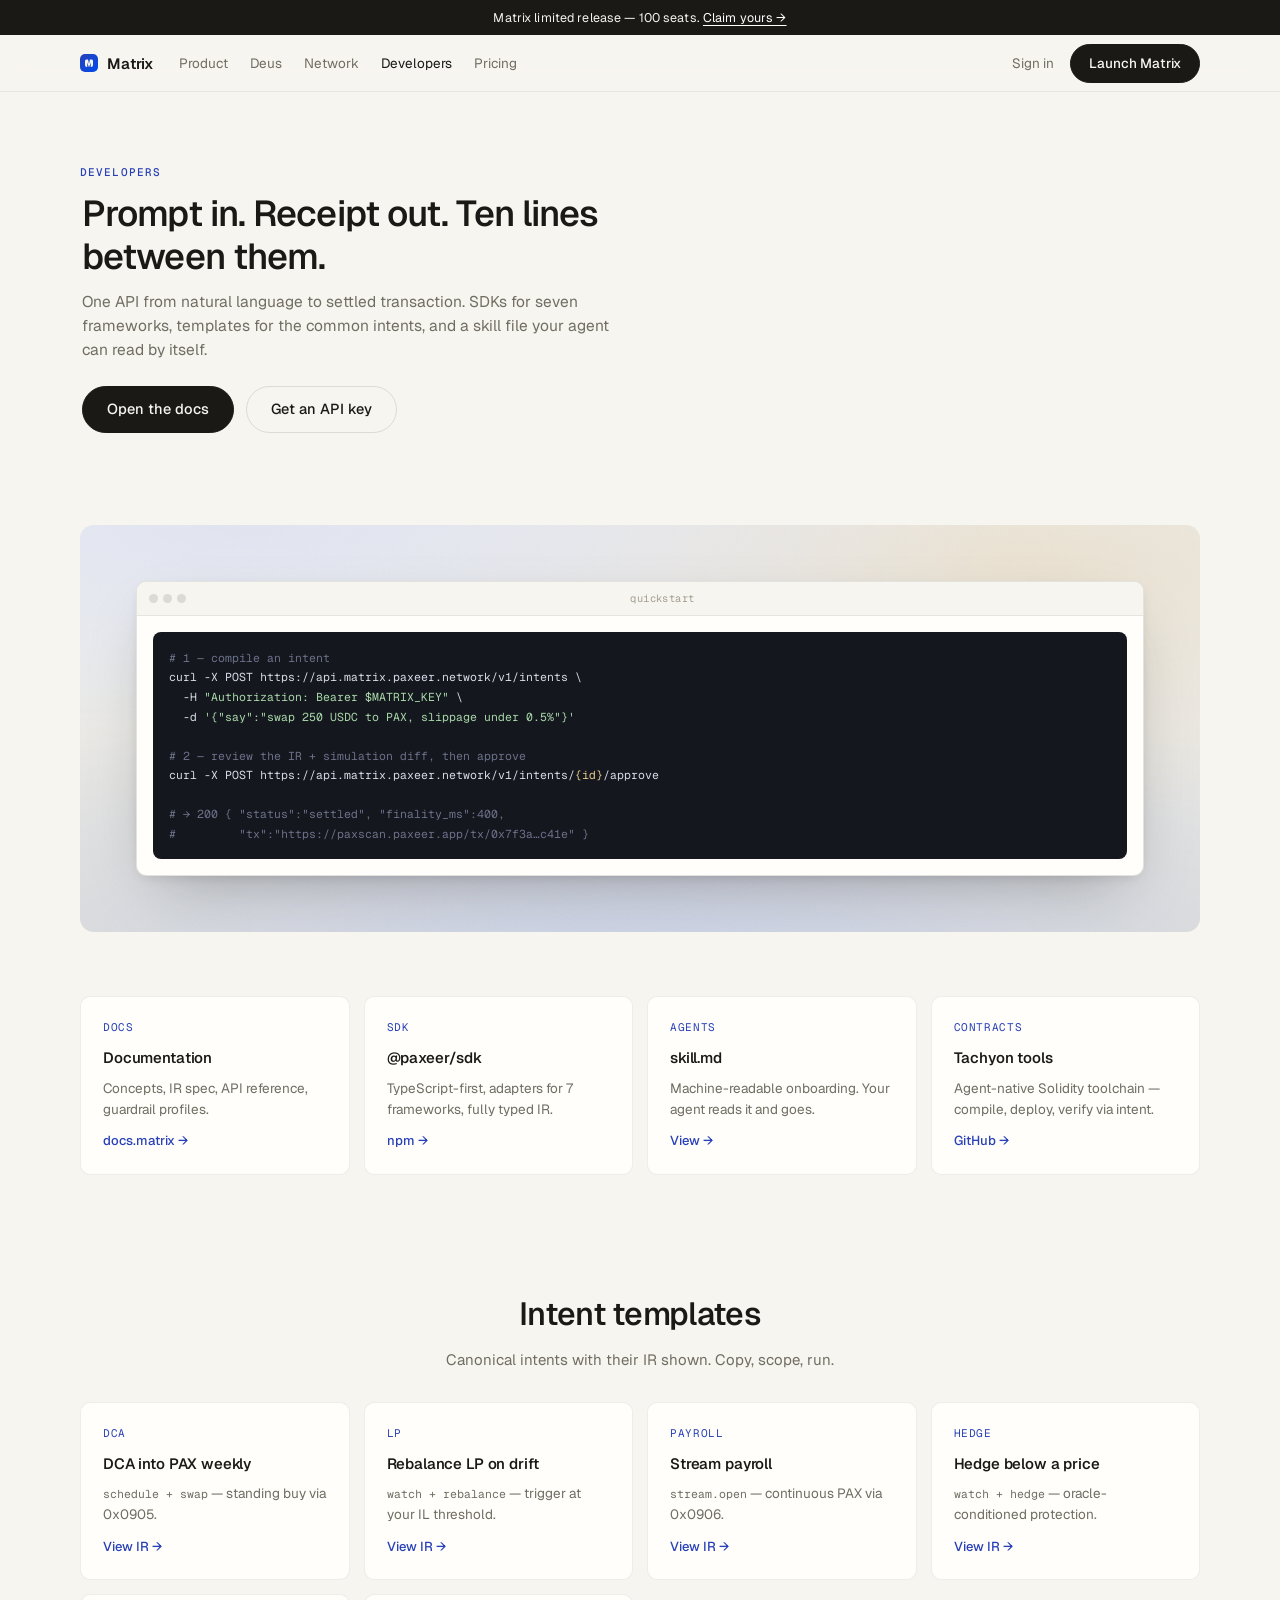
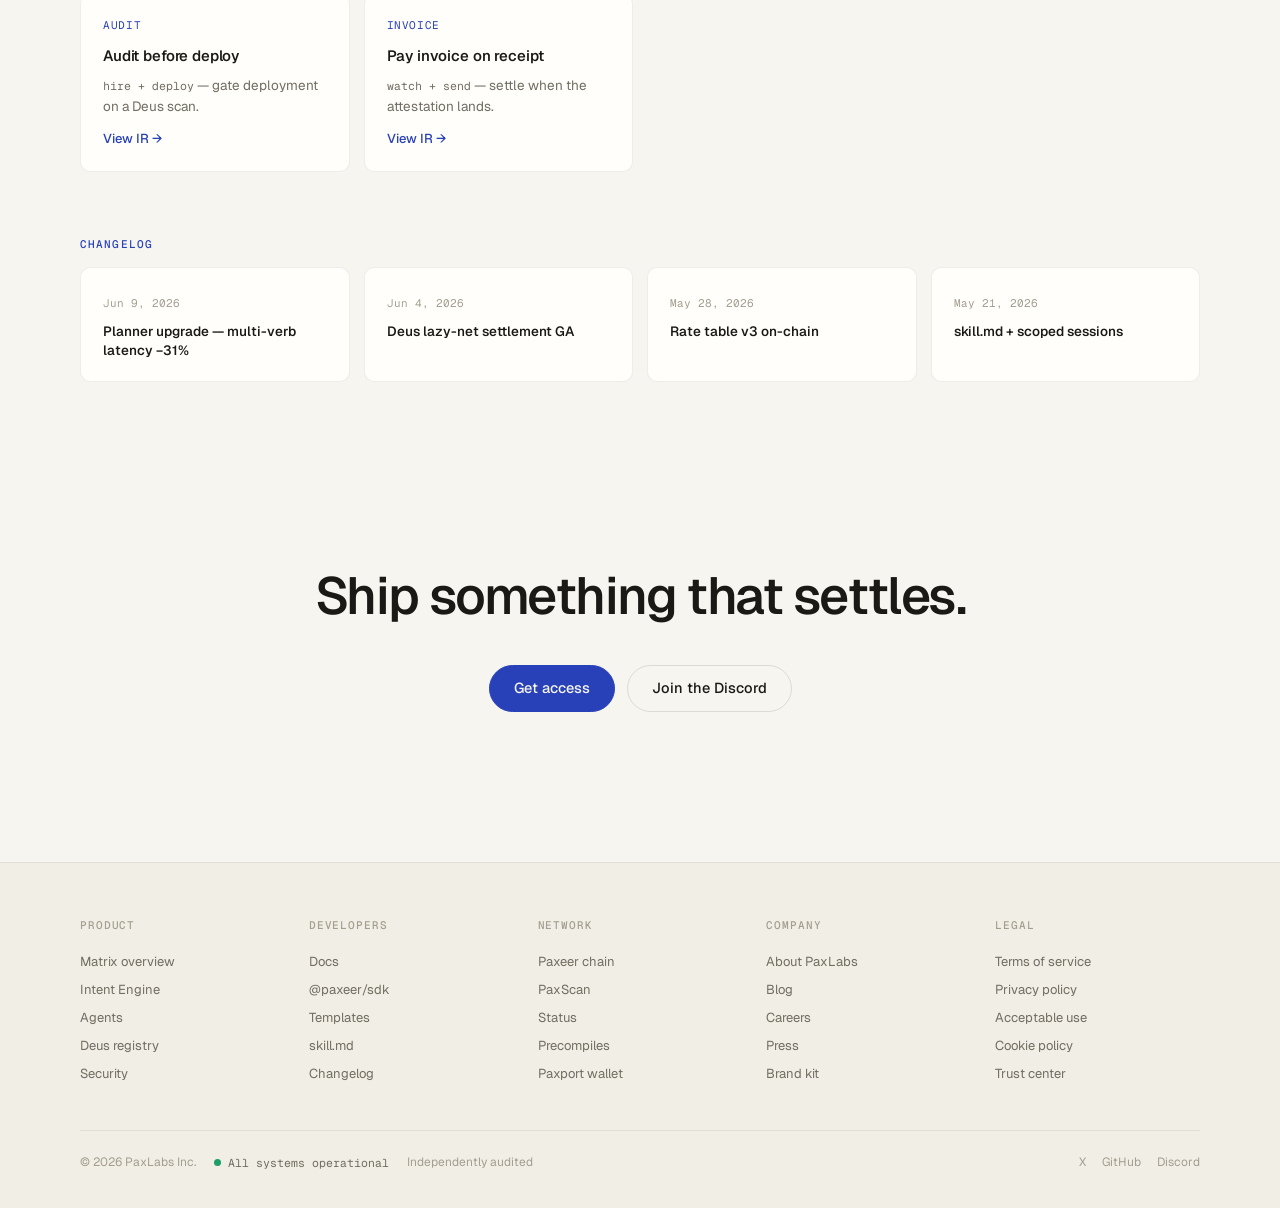
<file: developers.html>
<!doctype html>
<html lang="en">
<head>
<meta charset="utf-8"><meta name="viewport" content="width=device-width,initial-scale=1">
<meta http-equiv="Content-Security-Policy" content="upgrade-insecure-requests">
<title>Developers — Matrix</title>
<link rel="preconnect" href="https://fonts.googleapis.com">
<link rel="preconnect" href="https://fonts.gstatic.com" crossorigin>
<link href="https://fonts.googleapis.com/css2?family=Geist:wght@400;500;600&family=Geist+Mono:wght@400;500&display=swap" rel="stylesheet">
<link rel="stylesheet" href="assets/style.css">
</head>
<body data-page="developers">
<div id="hdr"></div>

<section class="page-hero wrap">
  <div class="eyebrow">Developers</div>
  <h1>Prompt in. Receipt out. Ten lines between them.</h1>
  <p>One API from natural language to settled transaction. SDKs for seven frameworks, templates for the common intents, and a skill file your agent can read by itself.</p>
  <div class="ctas">
    <a class="btn lg" href="#">Open the docs</a>
    <a class="btn lg ghost" href="#" >Get an API key</a>
  </div>
</section>

<section class="wrap rv" style="padding-top:36px">
  <div class="scene">
    <div class="win" style="max-width:720px;margin:0 auto">
      <div class="win-bar"><span class="dots"><span class="dot"></span><span class="dot"></span><span class="dot"></span></span><span class="title">quickstart</span></div>
      <div class="pane">
<pre class="code"><span class="c"># 1 — compile an intent</span>
curl -X POST https://api.matrix.paxeer.network/v1/intents \
  -H <span class="s">"Authorization: Bearer $MATRIX_KEY"</span> \
  -d <span class="s">'{"say":"swap 250 USDC to PAX, slippage under 0.5%"}'</span>

<span class="c"># 2 — review the IR + simulation diff, then approve</span>
curl -X POST https://api.matrix.paxeer.network/v1/intents/<span class="n">{id}</span>/approve

<span class="c"># → 200 { "status":"settled", "finality_ms":400,</span>
<span class="c">#         "tx":"https://paxscan.paxeer.app/tx/0x7f3a…c41e" }</span></pre>
      </div>
    </div>
  </div>
</section>

<section class="block wrap rv" id="sdk">
  <div class="grid c4">
    <div class="card"><span class="k">Docs</span><h3>Documentation</h3><p>Concepts, IR spec, API reference, guardrail profiles.</p><a class="more" href="#">docs.matrix →</a></div>
    <div class="card"><span class="k">SDK</span><h3>@paxeer/sdk</h3><p>TypeScript-first, adapters for 7 frameworks, fully typed IR.</p><a class="more" href="#">npm →</a></div>
    <div class="card"><span class="k">Agents</span><h3>skill.md</h3><p>Machine-readable onboarding. Your agent reads it and goes.</p><a class="more" href="skill.md">View →</a></div>
    <div class="card"><span class="k">Contracts</span><h3>Tachyon tools</h3><p>Agent-native Solidity toolchain — compile, deploy, verify via intent.</p><a class="more" href="#">GitHub →</a></div>
  </div>
</section>

<section class="center-h wrap rv" id="templates" style="padding-top:50px"><h2>Intent templates</h2><p>Canonical intents with their IR shown. Copy, scope, run.</p></section>
<section class="wrap rv">
  <div class="grid c3">
    <div class="card"><span class="k">dca</span><h3>DCA into PAX weekly</h3><p><code style="font-family:var(--mono);font-size:11.5px">schedule + swap</code> — standing buy via 0x0905.</p><a class="more" href="#">View IR →</a></div>
    <div class="card"><span class="k">lp</span><h3>Rebalance LP on drift</h3><p><code style="font-family:var(--mono);font-size:11.5px">watch + rebalance</code> — trigger at your IL threshold.</p><a class="more" href="#">View IR →</a></div>
    <div class="card"><span class="k">payroll</span><h3>Stream payroll</h3><p><code style="font-family:var(--mono);font-size:11.5px">stream.open</code> — continuous PAX via 0x0906.</p><a class="more" href="#">View IR →</a></div>
    <div class="card"><span class="k">hedge</span><h3>Hedge below a price</h3><p><code style="font-family:var(--mono);font-size:11.5px">watch + hedge</code> — oracle-conditioned protection.</p><a class="more" href="#">View IR →</a></div>
    <div class="card"><span class="k">audit</span><h3>Audit before deploy</h3><p><code style="font-family:var(--mono);font-size:11.5px">hire + deploy</code> — gate deployment on a Deus scan.</p><a class="more" href="#">View IR →</a></div>
    <div class="card"><span class="k">invoice</span><h3>Pay invoice on receipt</h3><p><code style="font-family:var(--mono);font-size:11.5px">watch + send</code> — settle when the attestation lands.</p><a class="more" href="#">View IR →</a></div>
  </div>
</section>

<section class="block wrap rv" id="changelog">
  <div class="eyebrow">Changelog</div>
  <div class="clog" style="margin-top:14px">
    <div class="card"><span class="date">Jun 9, 2026</span><h4>Planner upgrade — multi-verb latency −31%</h4></div>
    <div class="card"><span class="date">Jun 4, 2026</span><h4>Deus lazy-net settlement GA</h4></div>
    <div class="card"><span class="date">May 28, 2026</span><h4>Rate table v3 on-chain</h4></div>
    <div class="card"><span class="date">May 21, 2026</span><h4>skill.md + scoped sessions</h4></div>
  </div>
</section>

<section class="closer wrap rv">
  <h2>Ship something that settles.</h2>
  <div class="ctas">
    <a class="btn lg accent" href="limited-release.html">Get access</a>
    <a class="btn lg ghost" href="#">Join the Discord</a>
  </div>
</section>

<div id="ftr"></div>
<script src="assets/site.js"></script>
</body>
</html>
</file>
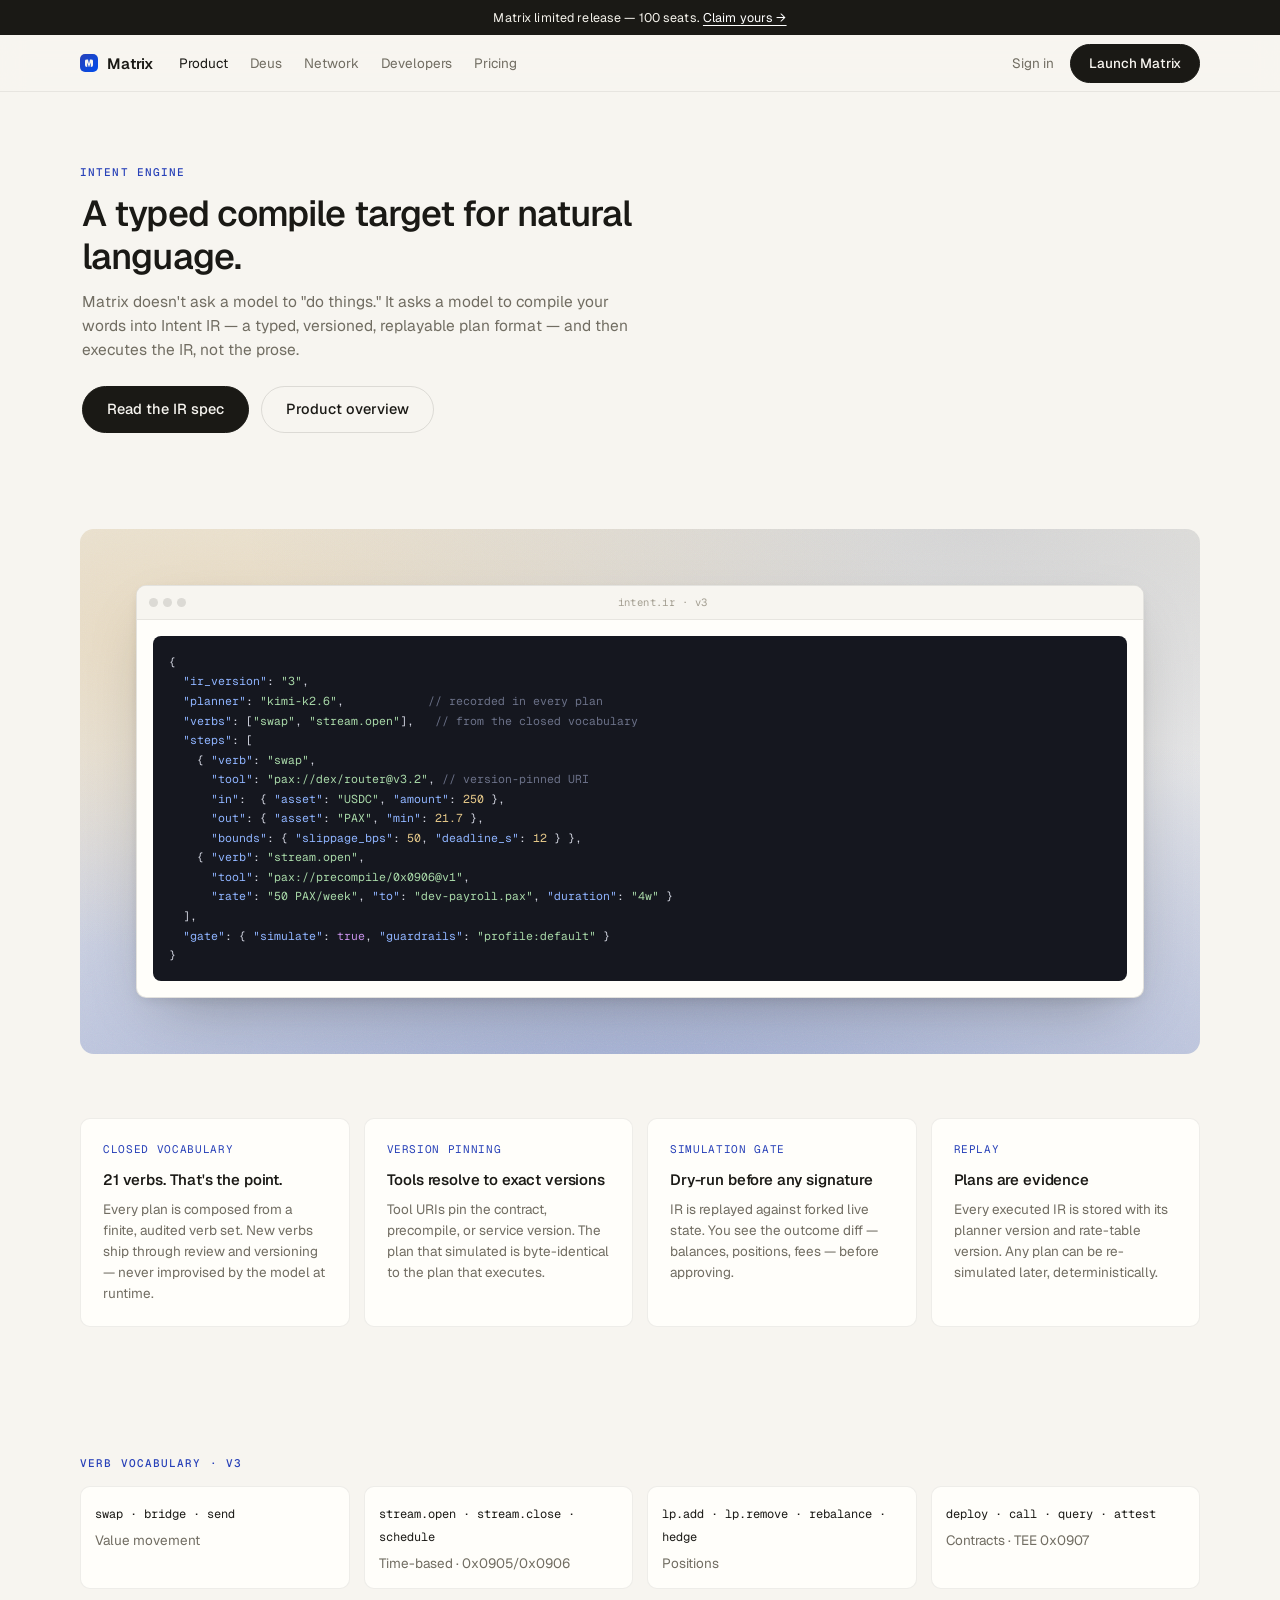
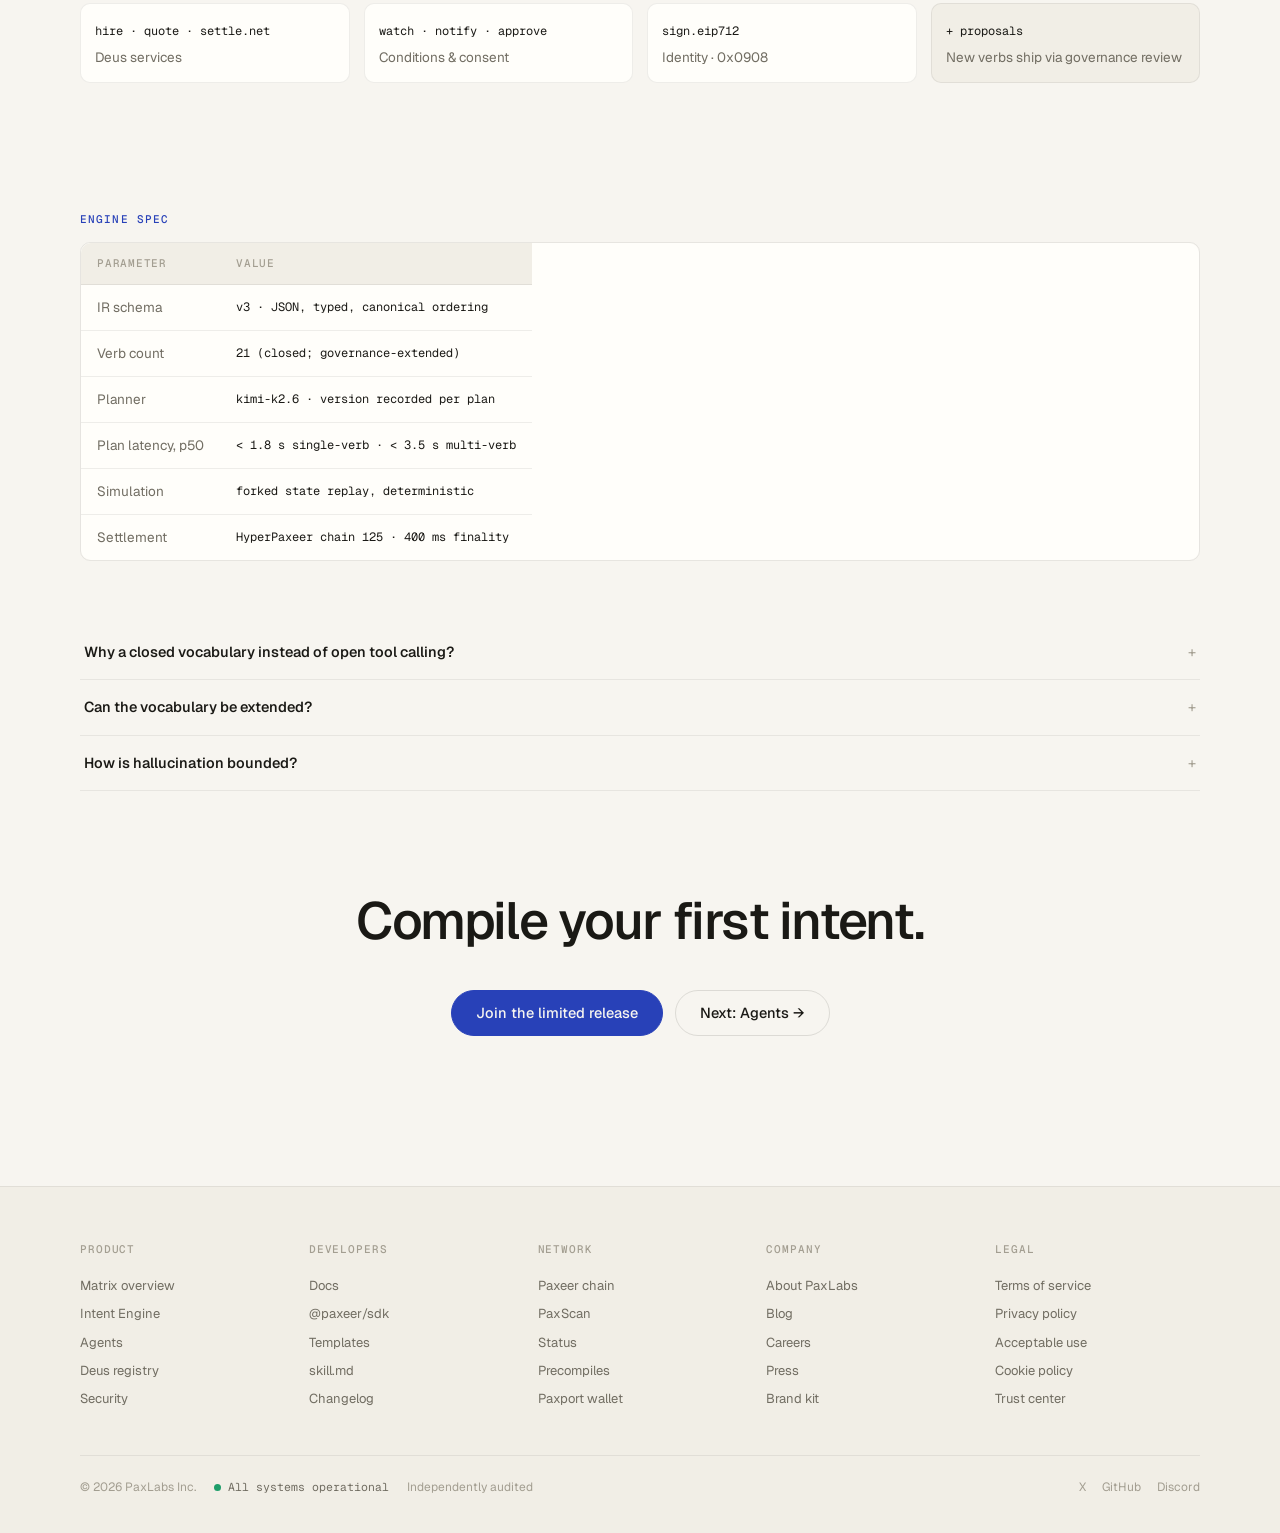
<file: intent-engine.html>
<!doctype html>
<html lang="en">
<head>
<meta charset="utf-8"><meta name="viewport" content="width=device-width,initial-scale=1">
<meta http-equiv="Content-Security-Policy" content="upgrade-insecure-requests">
<title>Intent Engine — Matrix</title>
<link rel="preconnect" href="https://fonts.googleapis.com">
<link rel="preconnect" href="https://fonts.gstatic.com" crossorigin>
<link href="https://fonts.googleapis.com/css2?family=Geist:wght@400;500;600&family=Geist+Mono:wght@400;500&display=swap" rel="stylesheet">
<link rel="stylesheet" href="assets/style.css">
</head>
<body data-page="product">
<div id="hdr"></div>

<section class="page-hero wrap">
  <div class="eyebrow">Intent Engine</div>
  <h1>A typed compile target for natural language.</h1>
  <p>Matrix doesn't ask a model to "do things." It asks a model to compile your words into Intent IR — a typed, versioned, replayable plan format — and then executes the IR, not the prose.</p>
  <div class="ctas">
    <a class="btn lg" href="developers.html">Read the IR spec</a>
    <a class="btn lg ghost" href="product.html">Product overview</a>
  </div>
</section>

<section class="wrap rv" style="padding-top:40px">
  <div class="scene dusk">
    <div class="win" style="max-width:760px;margin:0 auto">
      <div class="win-bar"><span class="dots"><span class="dot"></span><span class="dot"></span><span class="dot"></span></span><span class="title">intent.ir · v3</span></div>
      <div class="pane">
<pre class="code">{
  <span class="k">"ir_version"</span>: <span class="s">"3"</span>,
  <span class="k">"planner"</span>: <span class="s">"kimi-k2.6"</span>,            <span class="c">// recorded in every plan</span>
  <span class="k">"verbs"</span>: [<span class="s">"swap"</span>, <span class="s">"stream.open"</span>],   <span class="c">// from the closed vocabulary</span>
  <span class="k">"steps"</span>: [
    { <span class="k">"verb"</span>: <span class="s">"swap"</span>,
      <span class="k">"tool"</span>: <span class="s">"pax://dex/router@v3.2"</span>, <span class="c">// version-pinned URI</span>
      <span class="k">"in"</span>:  { <span class="k">"asset"</span>: <span class="s">"USDC"</span>, <span class="k">"amount"</span>: <span class="n">250</span> },
      <span class="k">"out"</span>: { <span class="k">"asset"</span>: <span class="s">"PAX"</span>, <span class="k">"min"</span>: <span class="n">21.7</span> },
      <span class="k">"bounds"</span>: { <span class="k">"slippage_bps"</span>: <span class="n">50</span>, <span class="k">"deadline_s"</span>: <span class="n">12</span> } },
    { <span class="k">"verb"</span>: <span class="s">"stream.open"</span>,
      <span class="k">"tool"</span>: <span class="s">"pax://precompile/0x0906@v1"</span>,
      <span class="k">"rate"</span>: <span class="s">"50 PAX/week"</span>, <span class="k">"to"</span>: <span class="s">"dev-payroll.pax"</span>, <span class="k">"duration"</span>: <span class="s">"4w"</span> }
  ],
  <span class="k">"gate"</span>: { <span class="k">"simulate"</span>: <span class="p">true</span>, <span class="k">"guardrails"</span>: <span class="s">"profile:default"</span> }
}</pre>
      </div>
    </div>
  </div>
</section>

<section class="block wrap rv">
  <div class="grid c2">
    <div class="card"><span class="k">Closed vocabulary</span><h3>21 verbs. That's the point.</h3><p>Every plan is composed from a finite, audited verb set. New verbs ship through review and versioning — never improvised by the model at runtime.</p></div>
    <div class="card"><span class="k">Version pinning</span><h3>Tools resolve to exact versions</h3><p>Tool URIs pin the contract, precompile, or service version. The plan that simulated is byte-identical to the plan that executes.</p></div>
    <div class="card"><span class="k">Simulation gate</span><h3>Dry-run before any signature</h3><p>IR is replayed against forked live state. You see the outcome diff — balances, positions, fees — before approving.</p></div>
    <div class="card"><span class="k">Replay</span><h3>Plans are evidence</h3><p>Every executed IR is stored with its planner version and rate-table version. Any plan can be re-simulated later, deterministically.</p></div>
  </div>
</section>

<section class="block wrap rv">
  <div class="eyebrow">Verb vocabulary · v3</div>
  <div class="grid c4" style="margin-top:14px">
    <div class="card" style="padding:14px"><code style="font-family:var(--mono);font-size:12px">swap · bridge · send</code><p style="margin-top:6px">Value movement</p></div>
    <div class="card" style="padding:14px"><code style="font-family:var(--mono);font-size:12px">stream.open · stream.close · schedule</code><p style="margin-top:6px">Time-based · 0x0905/0x0906</p></div>
    <div class="card" style="padding:14px"><code style="font-family:var(--mono);font-size:12px">lp.add · lp.remove · rebalance · hedge</code><p style="margin-top:6px">Positions</p></div>
    <div class="card" style="padding:14px"><code style="font-family:var(--mono);font-size:12px">deploy · call · query · attest</code><p style="margin-top:6px">Contracts · TEE 0x0907</p></div>
    <div class="card" style="padding:14px"><code style="font-family:var(--mono);font-size:12px">hire · quote · settle.net</code><p style="margin-top:6px">Deus services</p></div>
    <div class="card" style="padding:14px"><code style="font-family:var(--mono);font-size:12px">watch · notify · approve</code><p style="margin-top:6px">Conditions & consent</p></div>
    <div class="card" style="padding:14px"><code style="font-family:var(--mono);font-size:12px">sign.eip712</code><p style="margin-top:6px">Identity · 0x0908</p></div>
    <div class="card tint" style="padding:14px"><code style="font-family:var(--mono);font-size:12px">+ proposals</code><p style="margin-top:6px">New verbs ship via governance review</p></div>
  </div>
</section>

<section class="block wrap rv">
  <div class="eyebrow">Engine spec</div>
  <div class="table-clip" style="margin-top:14px">
  <table class="spec">
    <tr><th>Parameter</th><th>Value</th></tr>
    <tr><td>IR schema</td><td class="mono">v3 · JSON, typed, canonical ordering</td></tr>
    <tr><td>Verb count</td><td class="mono">21 (closed; governance-extended)</td></tr>
    <tr><td>Planner</td><td class="mono">kimi-k2.6 · version recorded per plan</td></tr>
    <tr><td>Plan latency, p50</td><td class="mono">&lt; 1.8 s single-verb · &lt; 3.5 s multi-verb</td></tr>
    <tr><td>Simulation</td><td class="mono">forked state replay, deterministic</td></tr>
    <tr><td>Settlement</td><td class="mono">HyperPaxeer chain 125 · 400 ms finality</td></tr>
  </table>
  </div>
</section>

<section class="wrap rv" style="padding-bottom:40px">
  <div class="faq">
    <details><summary>Why a closed vocabulary instead of open tool calling?</summary><p>Because money. Open tool calling trades predictability for flexibility; with on-chain execution that trade is unacceptable. A closed set means every reachable behavior is enumerable, auditable, and testable in advance.</p></details>
    <details><summary>Can the vocabulary be extended?</summary><p>Yes — verbs are proposed, reviewed, and shipped with a vocabulary version bump. Existing plans keep executing against the version they were compiled with.</p></details>
    <details><summary>How is hallucination bounded?</summary><p>The planner can only emit IR that validates against the schema and vocabulary. Anything else is rejected before simulation. The model proposes; the type system disposes.</p></details>
  </div>
</section>

<section class="closer wrap rv" style="padding-top:50px">
  <h2>Compile your first intent.</h2>
  <div class="ctas">
    <a class="btn lg accent" href="limited-release.html">Join the limited release</a>
    <a class="btn lg ghost" href="agents.html">Next: Agents →</a>
  </div>
</section>

<div id="ftr"></div>
<script src="assets/site.js"></script>
</body>
</html>
</file>
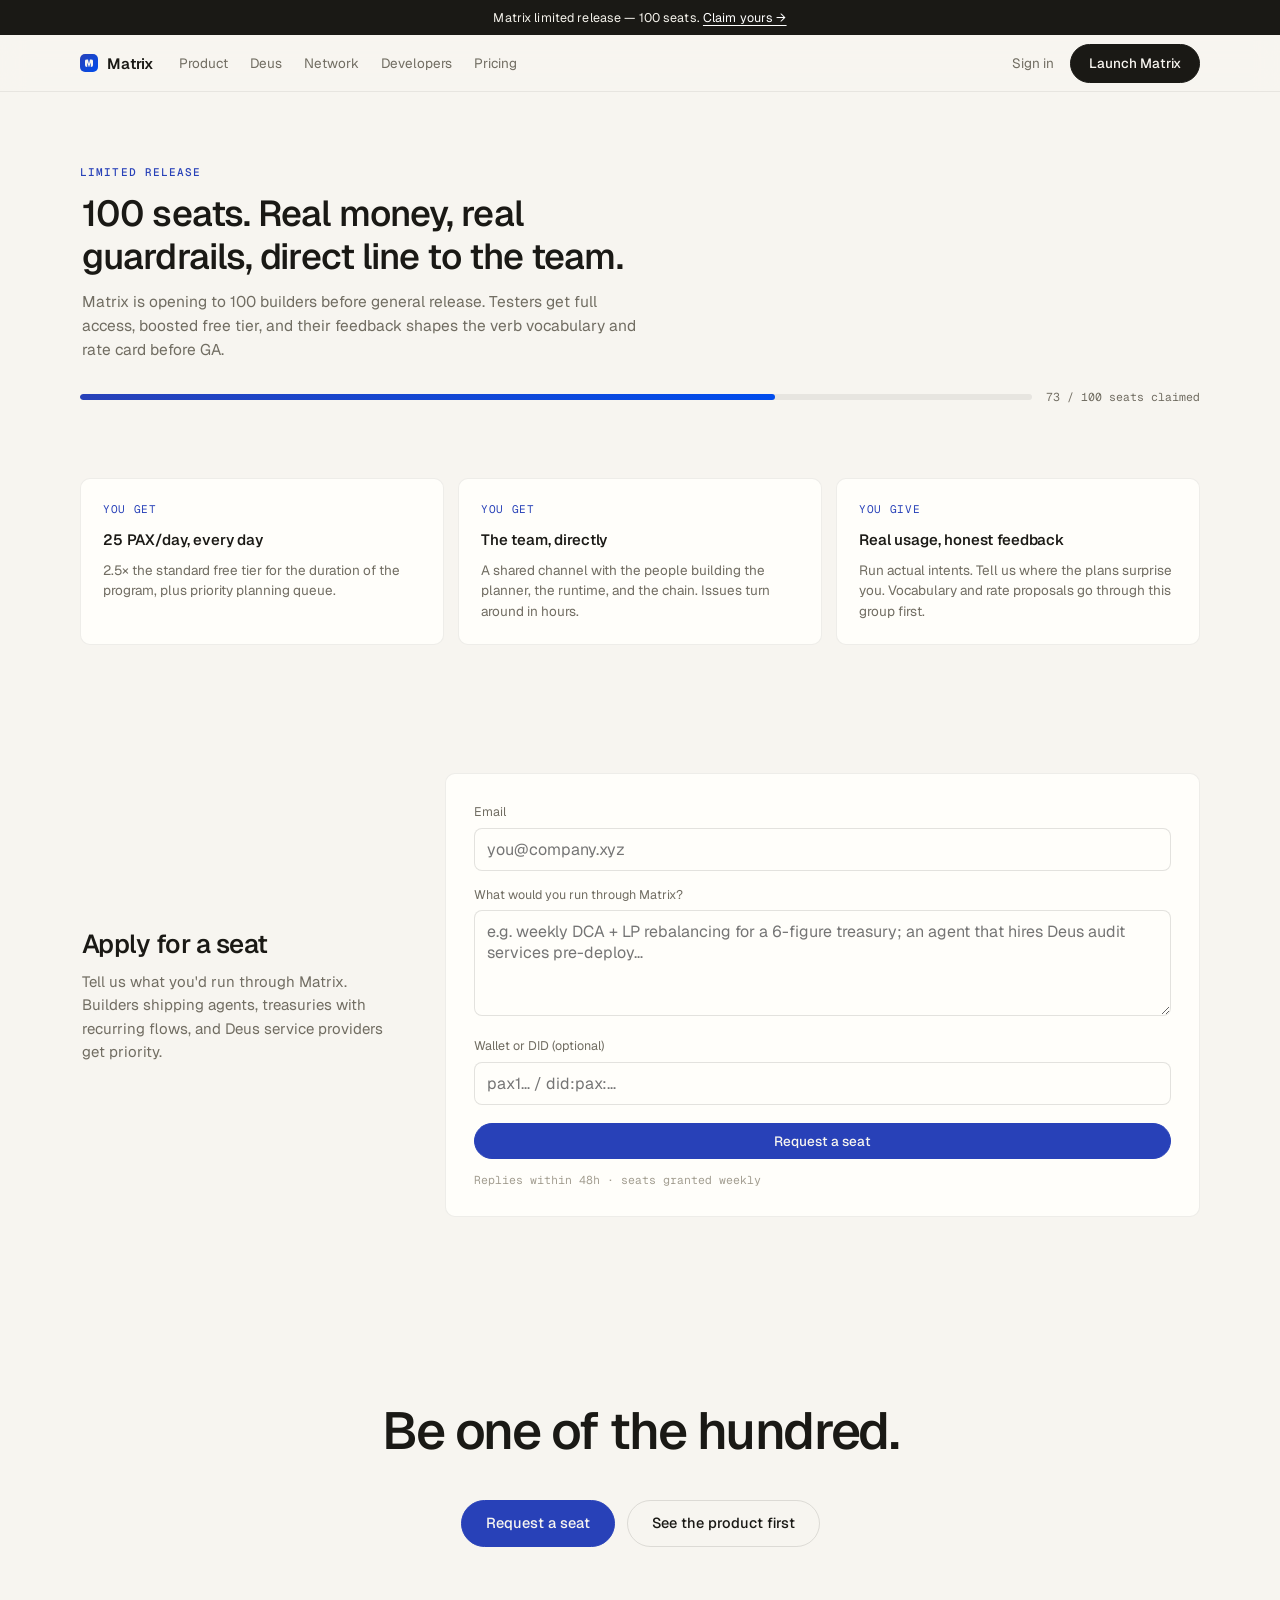
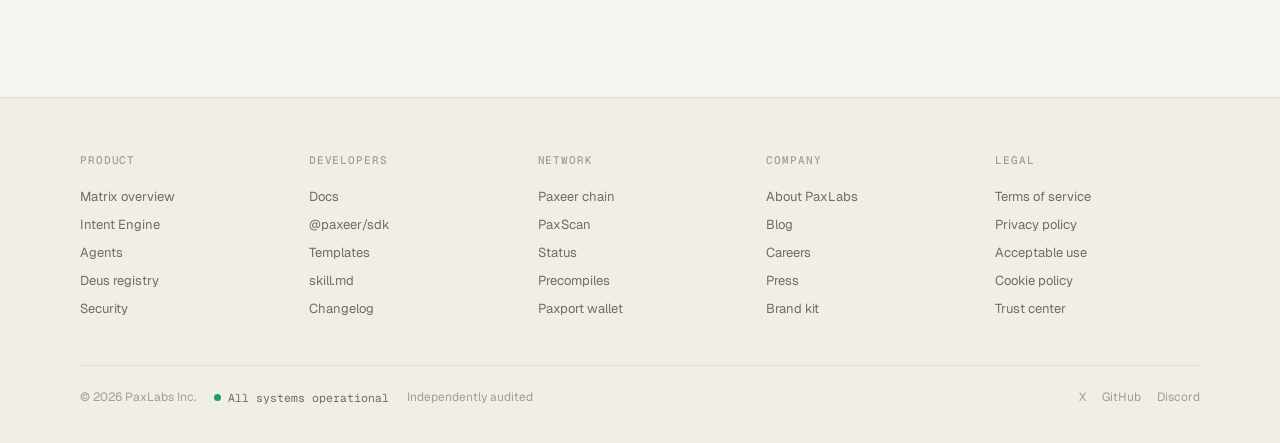
<file: limited-release.html>
<!doctype html>
<html lang="en">
<head>
<meta charset="utf-8"><meta name="viewport" content="width=device-width,initial-scale=1">
<meta http-equiv="Content-Security-Policy" content="upgrade-insecure-requests">
<title>Limited release — Matrix</title>
<link rel="preconnect" href="https://fonts.googleapis.com">
<link rel="preconnect" href="https://fonts.gstatic.com" crossorigin>
<link href="https://fonts.googleapis.com/css2?family=Geist:wght@400;500;600&family=Geist+Mono:wght@400;500&display=swap" rel="stylesheet">
<link rel="stylesheet" href="assets/style.css">
</head>
<body data-page="">
<div id="hdr"></div>

<section class="page-hero wrap">
  <div class="eyebrow">Limited release</div>
  <h1>100 seats. Real money, real guardrails, direct line to the team.</h1>
  <p>Matrix is opening to 100 builders before general release. Testers get full access, boosted free tier, and their feedback shapes the verb vocabulary and rate card before GA.</p>
  <div class="seats"><div class="bar"><i></i></div><span>73 / 100 seats claimed</span></div>
</section>

<section class="block wrap rv">
  <div class="grid c3">
    <div class="card"><span class="k">You get</span><h3>25 PAX/day, every day</h3><p>2.5× the standard free tier for the duration of the program, plus priority planning queue.</p></div>
    <div class="card"><span class="k">You get</span><h3>The team, directly</h3><p>A shared channel with the people building the planner, the runtime, and the chain. Issues turn around in hours.</p></div>
    <div class="card"><span class="k">You give</span><h3>Real usage, honest feedback</h3><p>Run actual intents. Tell us where the plans surprise you. Vocabulary and rate proposals go through this group first.</p></div>
  </div>
</section>

<section class="block wrap rv">
  <div class="split">
    <div class="copy">
      <h2>Apply for a seat</h2>
      <p>Tell us what you'd run through Matrix. Builders shipping agents, treasuries with recurring flows, and Deus service providers get priority.</p>
    </div>
    <div class="card" style="padding:28px">
      <label style="font-size:12.5px;color:var(--mute);display:block;margin-bottom:6px">Email</label>
      <input class="field" type="email" placeholder="you@company.xyz">
      <label style="font-size:12.5px;color:var(--mute);display:block;margin:14px 0 6px">What would you run through Matrix?</label>
      <textarea class="field" rows="4" placeholder="e.g. weekly DCA + LP rebalancing for a 6-figure treasury; an agent that hires Deus audit services pre-deploy…"></textarea>
      <label style="font-size:12.5px;color:var(--mute);display:block;margin:14px 0 6px">Wallet or DID (optional)</label>
      <input class="field" type="text" placeholder="pax1… / did:pax:…">
      <button class="btn accent" style="margin-top:18px;justify-content:center;width:100%">Request a seat</button>
      <p style="font-size:11.5px;color:var(--faint);margin-top:12px;font-family:var(--mono)">Replies within 48h · seats granted weekly</p>
    </div>
  </div>
</section>

<section class="closer wrap rv">
  <h2>Be one of the hundred.</h2>
  <div class="ctas">
    <a class="btn lg accent" href="#">Request a seat</a>
    <a class="btn lg ghost" href="product.html">See the product first</a>
  </div>
</section>

<div id="ftr"></div>
<script src="assets/site.js"></script>
</body>
</html>
</file>
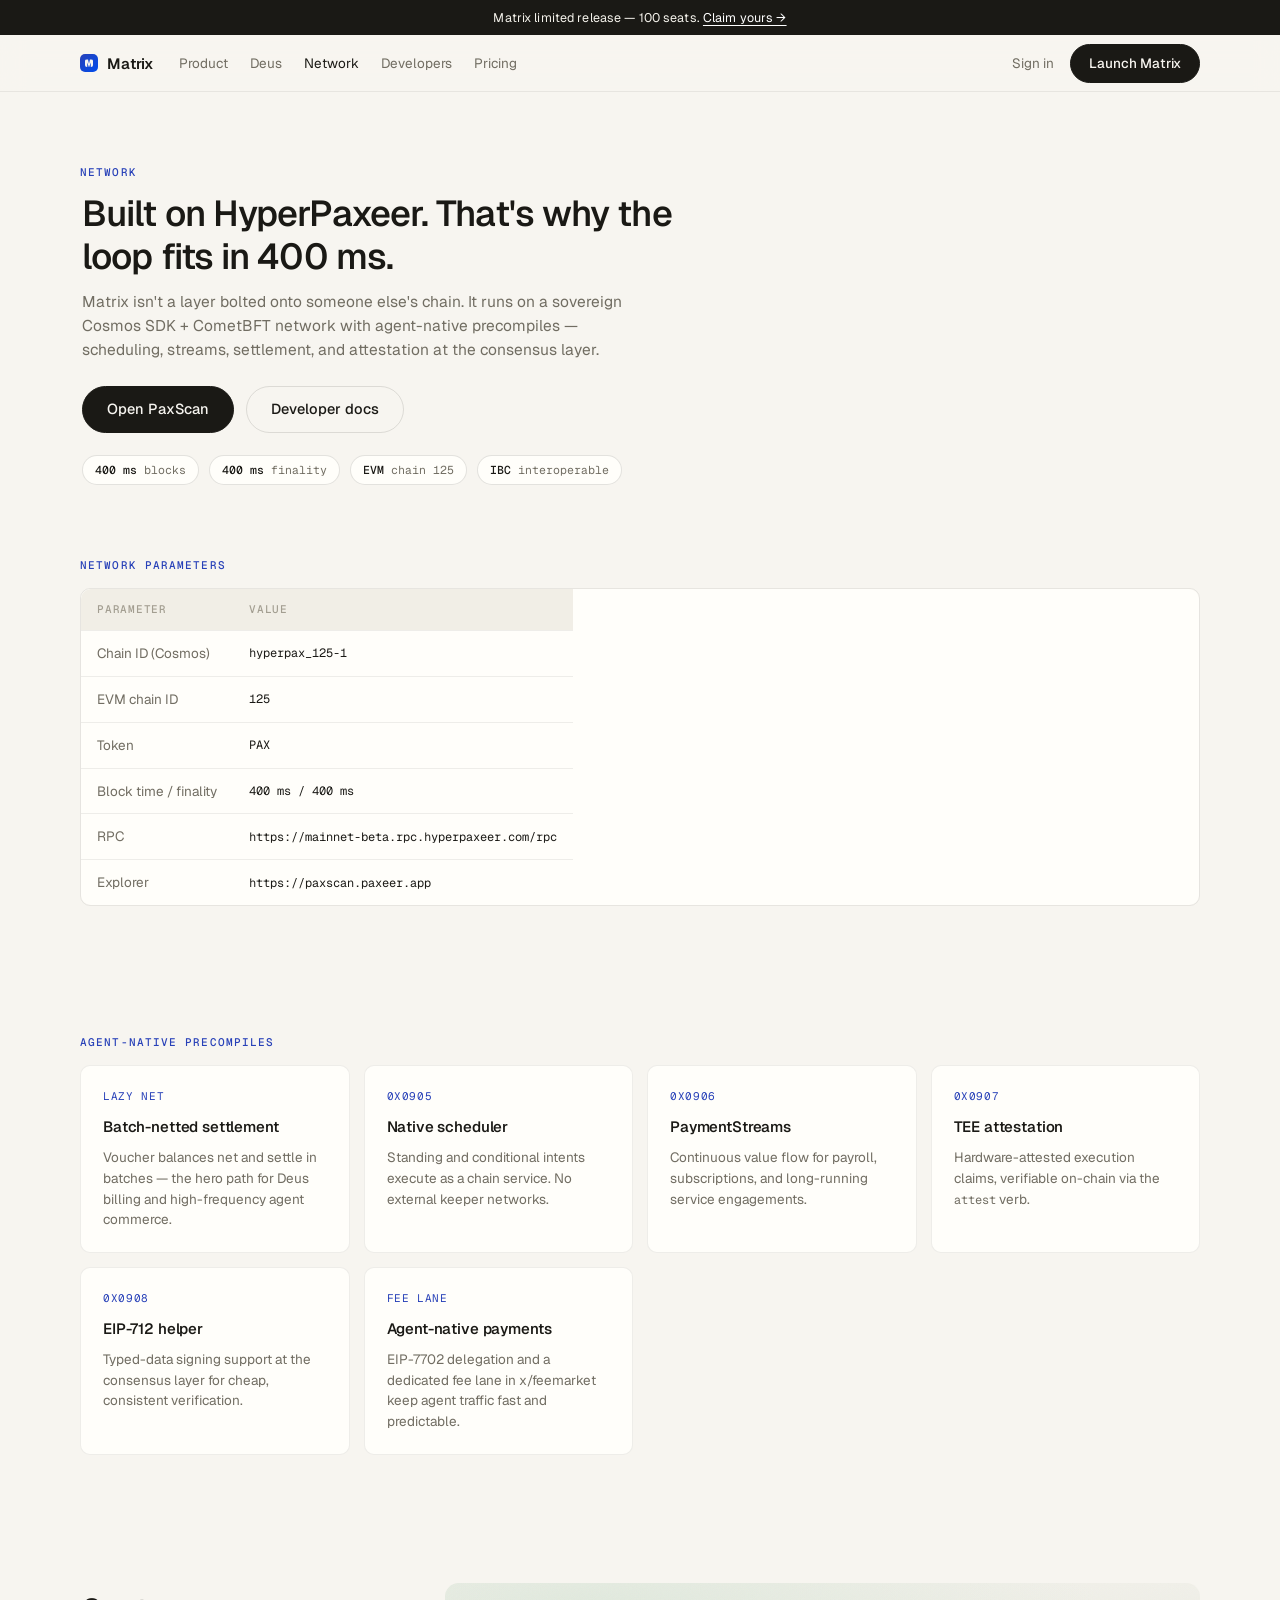
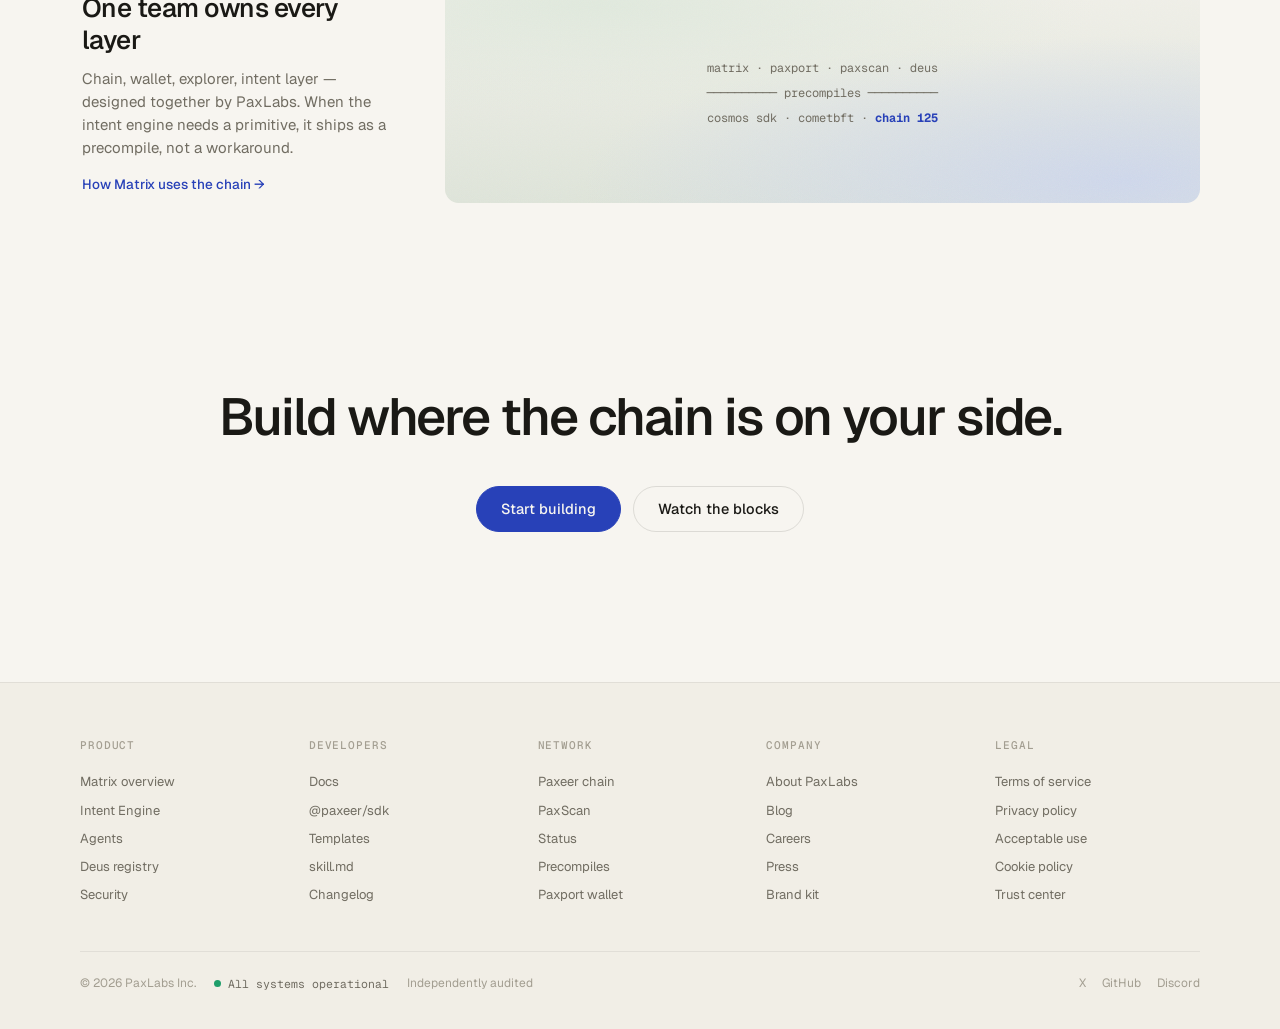
<file: network.html>
<!doctype html>
<html lang="en">
<head>
<meta charset="utf-8"><meta name="viewport" content="width=device-width,initial-scale=1">
<meta http-equiv="Content-Security-Policy" content="upgrade-insecure-requests">
<title>Network — Matrix on HyperPaxeer</title>
<link rel="preconnect" href="https://fonts.googleapis.com">
<link rel="preconnect" href="https://fonts.gstatic.com" crossorigin>
<link href="https://fonts.googleapis.com/css2?family=Geist:wght@400;500;600&family=Geist+Mono:wght@400;500&display=swap" rel="stylesheet">
<link rel="stylesheet" href="assets/style.css">
</head>
<body data-page="network">
<div id="hdr"></div>

<section class="page-hero wrap">
  <div class="eyebrow">Network</div>
  <h1>Built on HyperPaxeer. That's why the loop fits in 400 ms.</h1>
  <p>Matrix isn't a layer bolted onto someone else's chain. It runs on a sovereign Cosmos SDK + CometBFT network with agent-native precompiles — scheduling, streams, settlement, and attestation at the consensus layer.</p>
  <div class="ctas">
    <a class="btn lg" href="https://paxscan.paxeer.app">Open PaxScan</a>
    <a class="btn lg ghost" href="developers.html">Developer docs</a>
  </div>
  <div class="stat-chips">
    <span class="chip"><b>400 ms</b> blocks</span>
    <span class="chip"><b>400 ms</b> finality</span>
    <span class="chip"><b>EVM</b> chain 125</span>
    <span class="chip"><b>IBC</b> interoperable</span>
  </div>
</section>

<section class="block wrap rv">
  <div class="eyebrow">Network parameters</div>
  <div class="table-clip" style="margin-top:14px">
  <table class="spec">
    <tr><th>Parameter</th><th>Value</th></tr>
    <tr><td>Chain ID (Cosmos)</td><td class="mono">hyperpax_125-1</td></tr>
    <tr><td>EVM chain ID</td><td class="mono">125</td></tr>
    <tr><td>Token</td><td class="mono">PAX</td></tr>
    <tr><td>Block time / finality</td><td class="mono">400 ms / 400 ms</td></tr>
    <tr><td>RPC</td><td class="mono">https://mainnet-beta.rpc.hyperpaxeer.com/rpc</td></tr>
    <tr><td>Explorer</td><td class="mono">https://paxscan.paxeer.app</td></tr>
  </table>
  </div>
</section>

<section class="block wrap rv" id="precompiles">
  <div class="eyebrow">Agent-native precompiles</div>
  <div class="grid c3" style="margin-top:14px">
    <div class="card"><span class="k">Lazy Net</span><h3>Batch-netted settlement</h3><p>Voucher balances net and settle in batches — the hero path for Deus billing and high-frequency agent commerce.</p></div>
    <div class="card"><span class="k">0x0905</span><h3>Native scheduler</h3><p>Standing and conditional intents execute as a chain service. No external keeper networks.</p></div>
    <div class="card"><span class="k">0x0906</span><h3>PaymentStreams</h3><p>Continuous value flow for payroll, subscriptions, and long-running service engagements.</p></div>
    <div class="card"><span class="k">0x0907</span><h3>TEE attestation</h3><p>Hardware-attested execution claims, verifiable on-chain via the <code style="font-family:var(--mono);font-size:12px">attest</code> verb.</p></div>
    <div class="card"><span class="k">0x0908</span><h3>EIP-712 helper</h3><p>Typed-data signing support at the consensus layer for cheap, consistent verification.</p></div>
    <div class="card"><span class="k">Fee lane</span><h3>Agent-native payments</h3><p>EIP-7702 delegation and a dedicated fee lane in x/feemarket keep agent traffic fast and predictable.</p></div>
  </div>
</section>

<section class="block wrap rv">
  <div class="split">
    <div class="copy">
      <h2>One team owns every layer</h2>
      <p>Chain, wallet, explorer, intent layer — designed together by PaxLabs. When the intent engine needs a primitive, it ships as a precompile, not a workaround.</p>
      <a class="more" href="product.html">How Matrix uses the chain →</a>
    </div>
    <div class="scene field" style="margin-top:0;min-height:220px;display:flex;align-items:center;justify-content:center">
      <div style="position:relative;z-index:1;font-family:var(--mono);font-size:12px;color:var(--mute);text-align:center;line-height:2.1">
        matrix · paxport · paxscan · deus<br>
        ────────── precompiles ──────────<br>
        cosmos sdk · cometbft · <b style="color:var(--accent)">chain 125</b>
      </div>
    </div>
  </div>
</section>

<section class="closer wrap rv">
  <h2>Build where the chain is on your side.</h2>
  <div class="ctas">
    <a class="btn lg accent" href="developers.html">Start building</a>
    <a class="btn lg ghost" href="https://paxscan.paxeer.app">Watch the blocks</a>
  </div>
</section>

<div id="ftr"></div>
<script src="assets/site.js"></script>
</body>
</html>
</file>
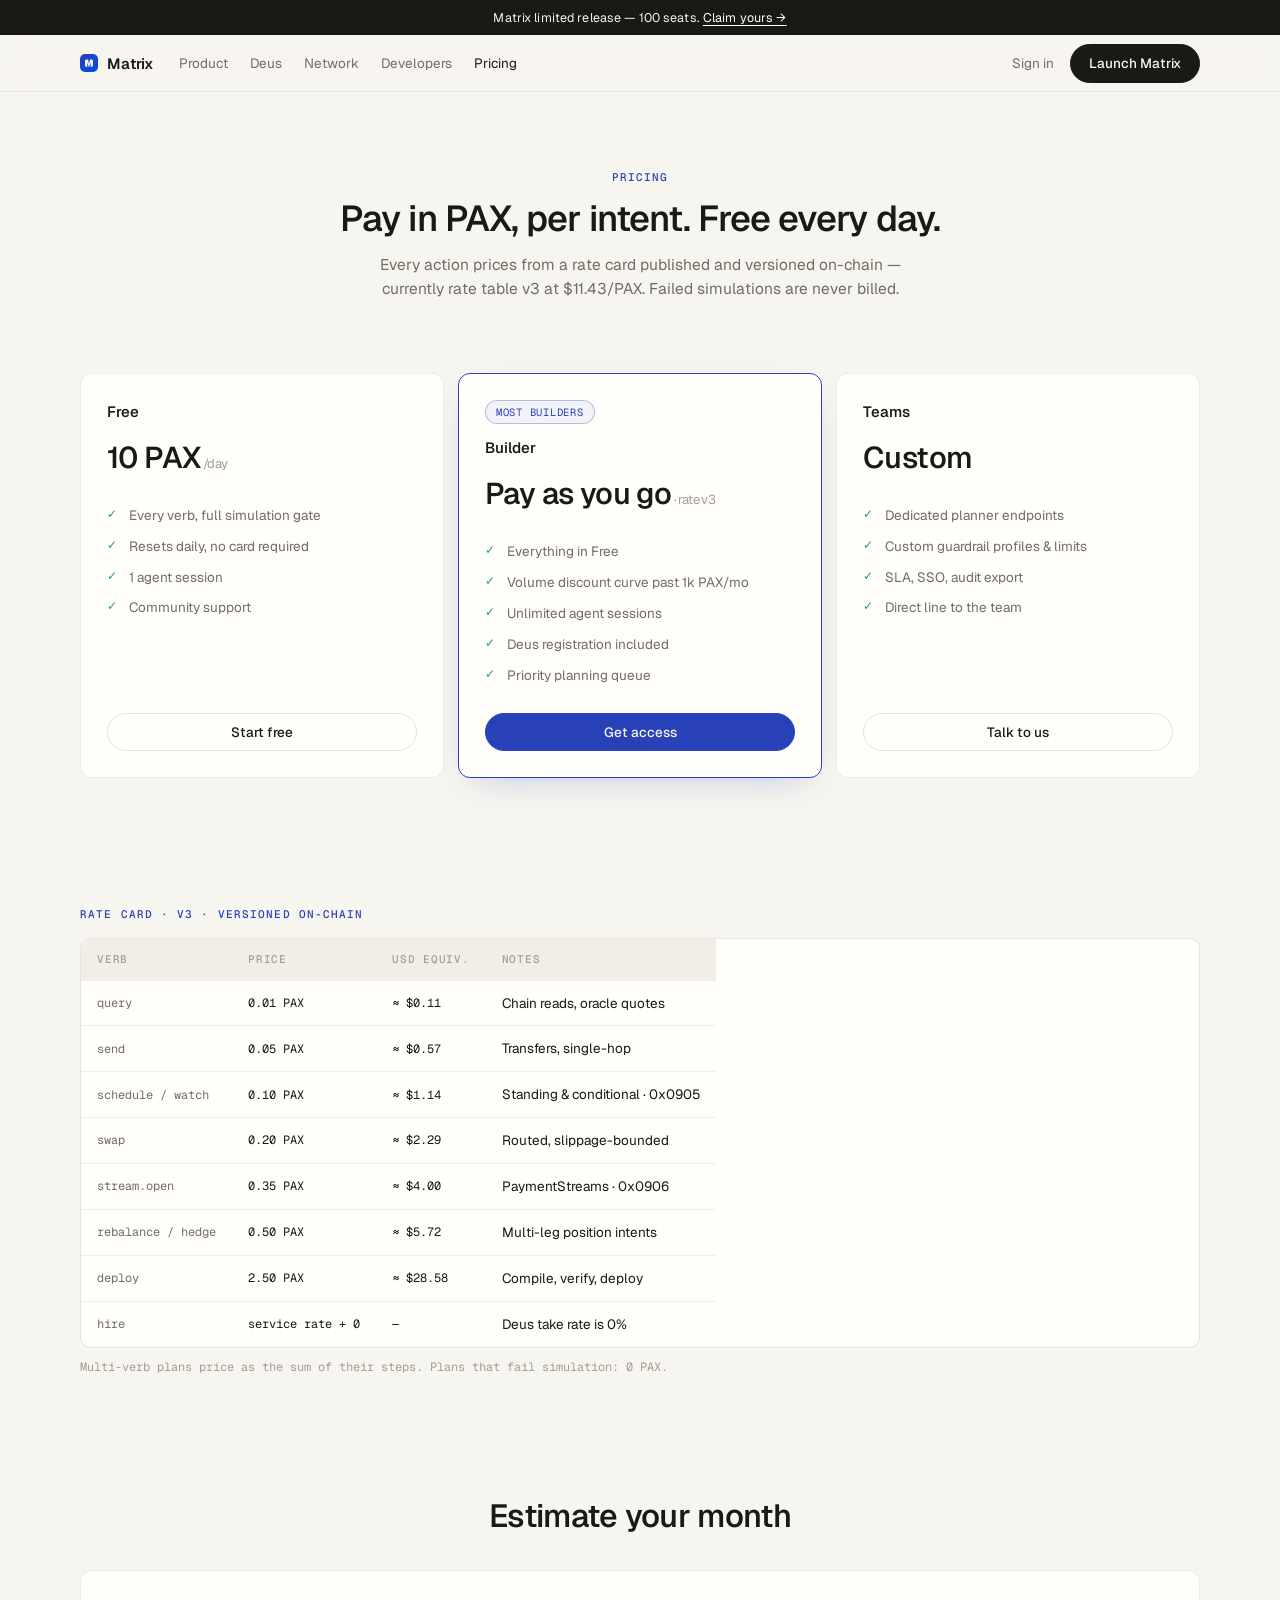
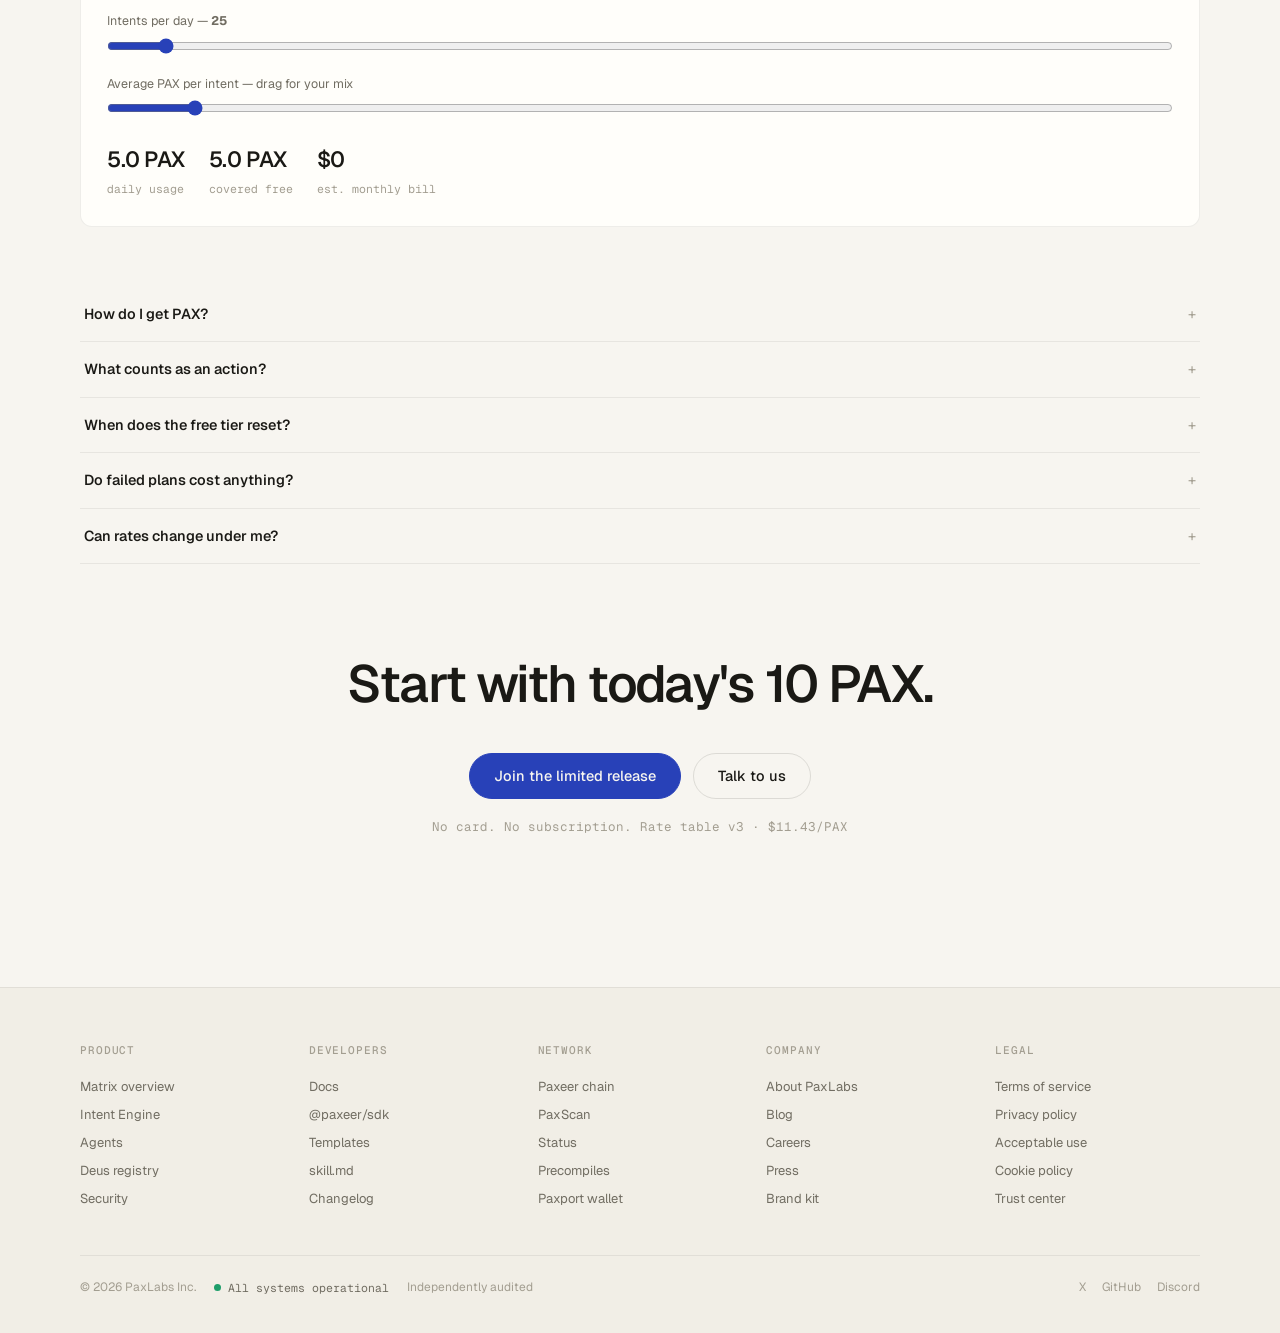
<file: pricing.html>
<!doctype html>
<html lang="en">
<head>
<meta charset="utf-8"><meta name="viewport" content="width=device-width,initial-scale=1">
<meta http-equiv="Content-Security-Policy" content="upgrade-insecure-requests">
<title>Pricing — Matrix</title>
<link rel="preconnect" href="https://fonts.googleapis.com">
<link rel="preconnect" href="https://fonts.gstatic.com" crossorigin>
<link href="https://fonts.googleapis.com/css2?family=Geist:wght@400;500;600&family=Geist+Mono:wght@400;500&display=swap" rel="stylesheet">
<link rel="stylesheet" href="assets/style.css">
</head>
<body data-page="pricing">
<div id="hdr"></div>

<section class="page-hero wrap" style="text-align:center">
  <div class="eyebrow" style="display:inline-block">Pricing</div>
  <h1 style="margin:0 auto">Pay in PAX, per intent. Free every day.</h1>
  <p style="margin:12px auto 0">Every action prices from a rate card published and versioned on-chain — currently rate table v3 at $11.43/PAX. Failed simulations are never billed.</p>
</section>

<section class="block wrap rv">
  <div class="tiers">
    <div class="tier">
      <h3>Free</h3>
      <div class="price">10 PAX<small> /day</small></div>
      <ul>
        <li>Every verb, full simulation gate</li>
        <li>Resets daily, no card required</li>
        <li>1 agent session</li>
        <li>Community support</li>
      </ul>
      <a class="btn ghost" href="limited-release.html" style="justify-content:center">Start free</a>
    </div>
    <div class="tier hi">
      <span class="badge" style="align-self:flex-start;margin-bottom:12px">Most builders</span>
      <h3>Builder</h3>
      <div class="price">Pay as you go<small> · rate v3</small></div>
      <ul>
        <li>Everything in Free</li>
        <li>Volume discount curve past 1k PAX/mo</li>
        <li>Unlimited agent sessions</li>
        <li>Deus registration included</li>
        <li>Priority planning queue</li>
      </ul>
      <a class="btn accent" href="limited-release.html" style="justify-content:center">Get access</a>
    </div>
    <div class="tier">
      <h3>Teams</h3>
      <div class="price">Custom</div>
      <ul>
        <li>Dedicated planner endpoints</li>
        <li>Custom guardrail profiles & limits</li>
        <li>SLA, SSO, audit export</li>
        <li>Direct line to the team</li>
      </ul>
      <a class="btn ghost" href="#" style="justify-content:center">Talk to us</a>
    </div>
  </div>
</section>

<section class="block wrap rv">
  <div class="eyebrow">Rate card · v3 · versioned on-chain</div>
  <div class="table-clip" style="margin-top:14px">
  <table class="spec">
    <tr><th>Verb</th><th>Price</th><th>USD equiv.</th><th>Notes</th></tr>
    <tr><td class="mono">query</td><td class="mono">0.01 PAX</td><td class="mono">≈ $0.11</td><td>Chain reads, oracle quotes</td></tr>
    <tr><td class="mono">send</td><td class="mono">0.05 PAX</td><td class="mono">≈ $0.57</td><td>Transfers, single-hop</td></tr>
    <tr><td class="mono">schedule / watch</td><td class="mono">0.10 PAX</td><td class="mono">≈ $1.14</td><td>Standing & conditional · 0x0905</td></tr>
    <tr><td class="mono">swap</td><td class="mono">0.20 PAX</td><td class="mono">≈ $2.29</td><td>Routed, slippage-bounded</td></tr>
    <tr><td class="mono">stream.open</td><td class="mono">0.35 PAX</td><td class="mono">≈ $4.00</td><td>PaymentStreams · 0x0906</td></tr>
    <tr><td class="mono">rebalance / hedge</td><td class="mono">0.50 PAX</td><td class="mono">≈ $5.72</td><td>Multi-leg position intents</td></tr>
    <tr><td class="mono">deploy</td><td class="mono">2.50 PAX</td><td class="mono">≈ $28.58</td><td>Compile, verify, deploy</td></tr>
    <tr><td class="mono">hire</td><td class="mono">service rate + 0</td><td class="mono">—</td><td>Deus take rate is 0%</td></tr>
  </table>
  </div>
  <p style="font-size:12px;color:var(--faint);margin-top:10px;font-family:var(--mono)">Multi-verb plans price as the sum of their steps. Plans that fail simulation: 0 PAX.</p>
</section>

<section class="center-h wrap rv" style="padding-top:50px"><h2>Estimate your month</h2></section>
<section class="wrap rv">
  <div class="calc">
    <label for="c-intents">Intents per day — <b id="o-intents">25</b></label>
    <input type="range" id="c-intents" min="1" max="500" value="25">
    <label for="c-paxcost">Average PAX per intent — drag for your mix</label>
    <input type="range" id="c-paxcost" min="1" max="250" value="20">
    <div class="out">
      <div><b id="o-pax">5.0 PAX</b><span>daily usage</span></div>
      <div><b id="o-free">5.0 PAX</b><span>covered free</span></div>
      <div><b id="o-usd">$0</b><span>est. monthly bill</span></div>
    </div>
  </div>
</section>

<section class="wrap rv" style="padding:60px 0 40px">
  <div class="faq">
    <details><summary>How do I get PAX?</summary><p>Swap in from USDC or major assets inside Matrix itself, or fund through Paxport. Builder accounts can auto-top-up from a connected balance.</p></details>
    <details><summary>What counts as an action?</summary><p>One verb in an executed plan. Multi-verb plans sum their steps; the simulation diff shows the exact price before you approve.</p></details>
    <details><summary>When does the free tier reset?</summary><p>Every 24 hours, 10 PAX, automatically. Unused allowance doesn't roll over.</p></details>
    <details><summary>Do failed plans cost anything?</summary><p>No. Plans that fail simulation are discarded unsigned and unbilled. You pay only for intents that execute.</p></details>
    <details><summary>Can rates change under me?</summary><p>Rates are versioned on-chain. A new table ships as a new version with notice; in-flight scheduled intents keep the version they were created under.</p></details>
  </div>
</section>

<section class="closer wrap rv" style="padding-top:40px">
  <h2>Start with today's 10 PAX.</h2>
  <div class="ctas">
    <a class="btn lg accent" href="limited-release.html">Join the limited release</a>
    <a class="btn lg ghost" href="#">Talk to us</a>
  </div>
  <div class="note">No card. No subscription. Rate table v3 · $11.43/PAX</div>
</section>

<div id="ftr"></div>
<script src="assets/site.js"></script>
</body>
</html>
</file>
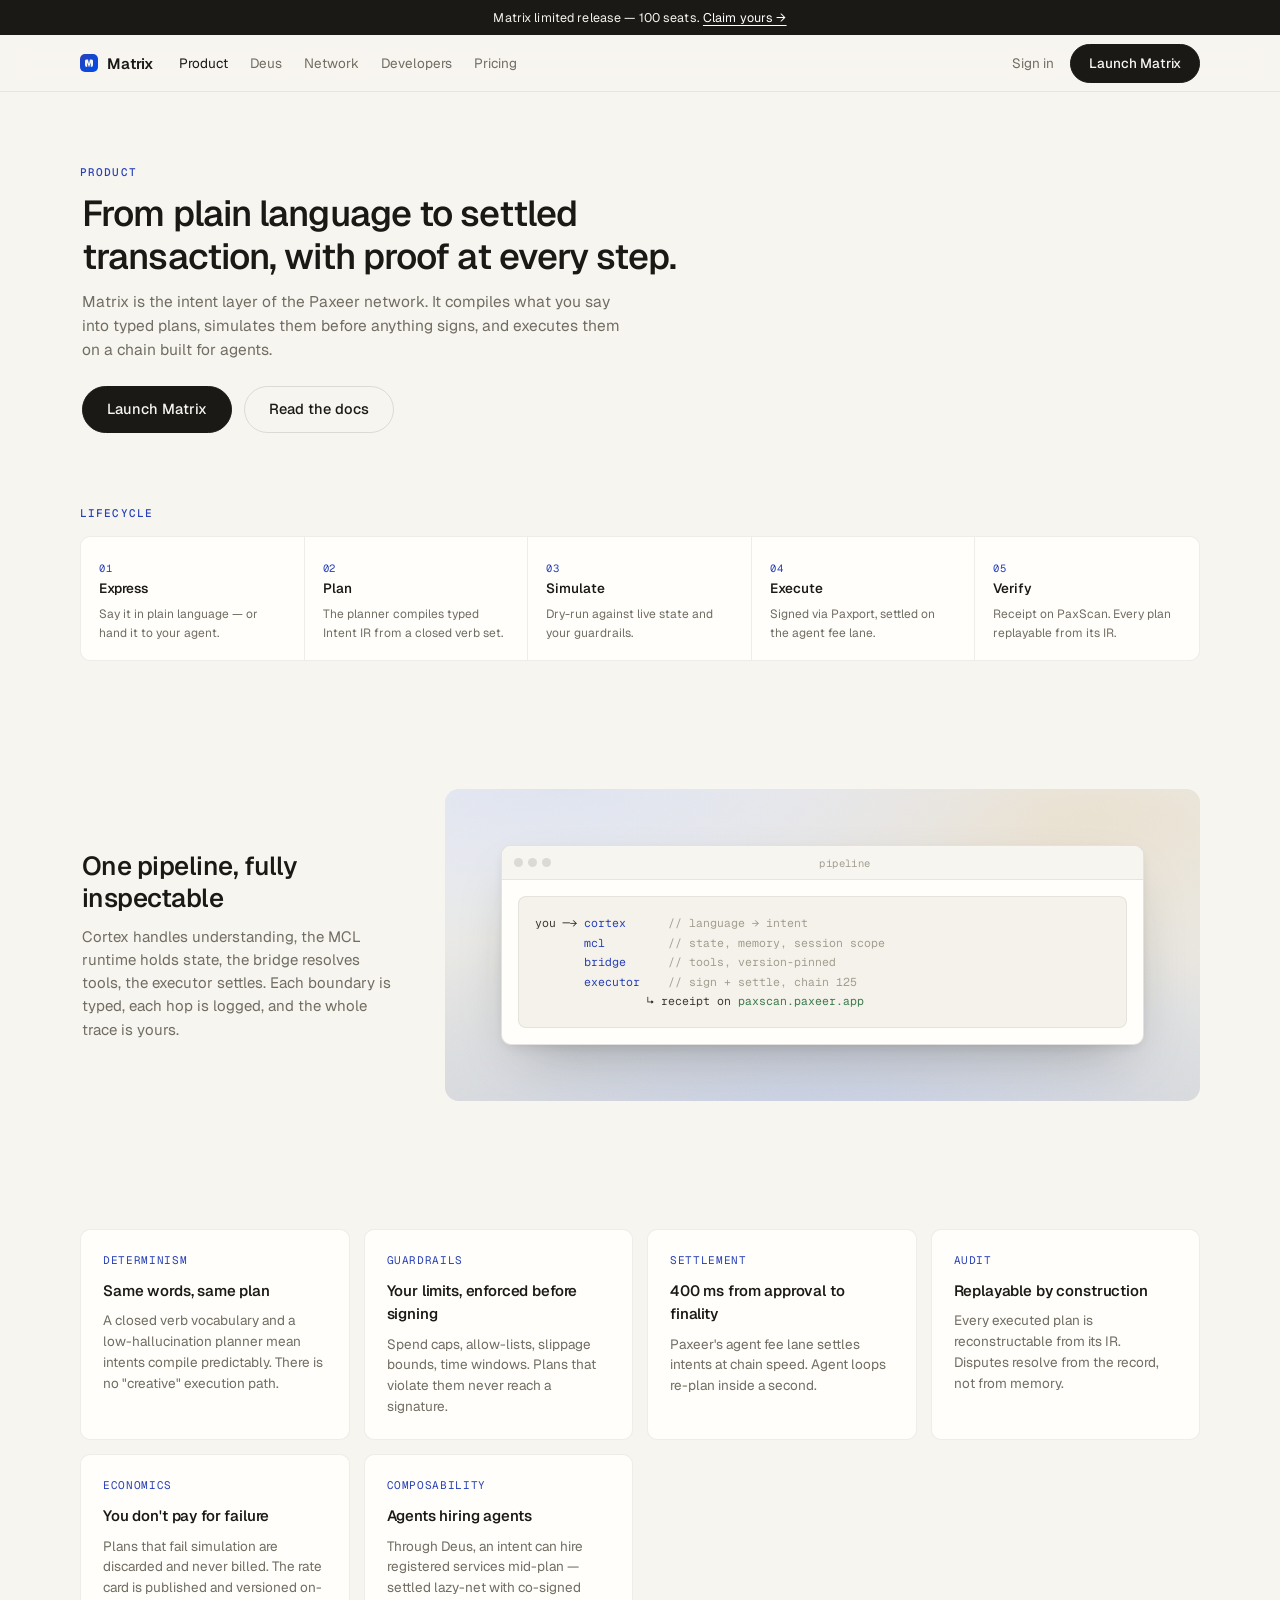
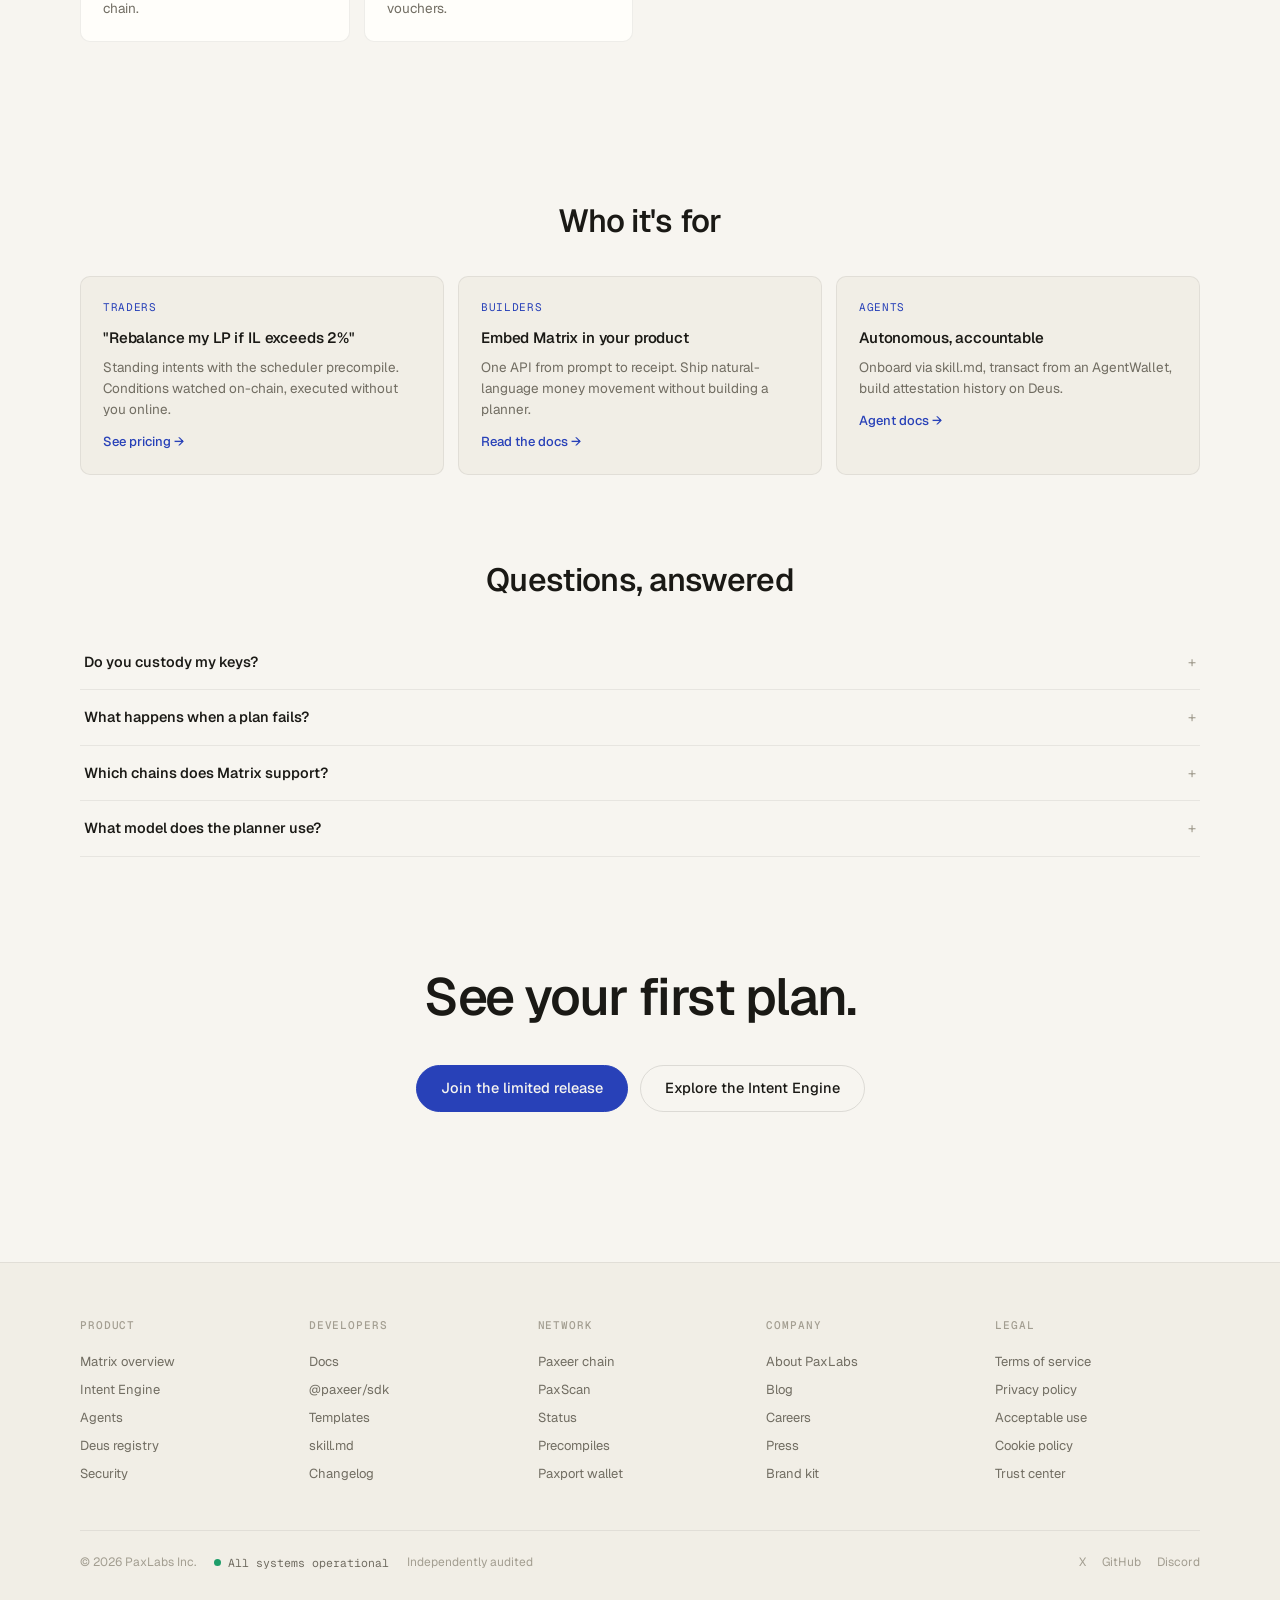
<file: product.html>
<!doctype html>
<html lang="en">
<head>
<meta charset="utf-8"><meta name="viewport" content="width=device-width,initial-scale=1">
<meta http-equiv="Content-Security-Policy" content="upgrade-insecure-requests">
<title>Product — Matrix</title>
<link rel="preconnect" href="https://fonts.googleapis.com">
<link rel="preconnect" href="https://fonts.gstatic.com" crossorigin>
<link href="https://fonts.googleapis.com/css2?family=Geist:wght@400;500;600&family=Geist+Mono:wght@400;500&display=swap" rel="stylesheet">
<link rel="stylesheet" href="assets/style.css">
</head>
<body data-page="product">
<div id="hdr"></div>

<section class="page-hero wrap">
  <div class="eyebrow">Product</div>
  <h1>From plain language to settled transaction, with proof at every step.</h1>
  <p>Matrix is the intent layer of the Paxeer network. It compiles what you say into typed plans, simulates them before anything signs, and executes them on a chain built for agents.</p>
  <div class="ctas">
    <a class="btn lg" href="limited-release.html">Launch Matrix</a>
    <a class="btn lg ghost" href="developers.html">Read the docs</a>
  </div>
</section>

<section class="block wrap rv">
  <div class="eyebrow">Lifecycle</div>
  <div class="life" style="margin-top:14px">
    <div><i>01</i><b>Express</b><span>Say it in plain language — or hand it to your agent.</span></div>
    <div><i>02</i><b>Plan</b><span>The planner compiles typed Intent IR from a closed verb set.</span></div>
    <div><i>03</i><b>Simulate</b><span>Dry-run against live state and your guardrails.</span></div>
    <div><i>04</i><b>Execute</b><span>Signed via Paxport, settled on the agent fee lane.</span></div>
    <div><i>05</i><b>Verify</b><span>Receipt on PaxScan. Every plan replayable from its IR.</span></div>
  </div>
</section>

<section class="block wrap rv">
  <div class="split">
    <div class="copy">
      <h2>One pipeline, fully inspectable</h2>
      <p>Cortex handles understanding, the MCL runtime holds state, the bridge resolves tools, the executor settles. Each boundary is typed, each hop is logged, and the whole trace is yours.</p>
    </div>
    <div class="scene" style="margin-top:0">
      <div class="win"><div class="win-bar"><span class="dots"><span class="dot"></span><span class="dot"></span><span class="dot"></span></span><span class="title">pipeline</span></div>
        <div class="pane">
<pre class="code light">you ─→ <span class="k">cortex</span>      <span class="c">// language → intent</span>
       <span class="k">mcl</span>         <span class="c">// state, memory, session scope</span>
       <span class="k">bridge</span>      <span class="c">// tools, version-pinned</span>
       <span class="k">executor</span>    <span class="c">// sign + settle, chain 125</span>
                ↳ receipt on <span class="s">paxscan.paxeer.app</span></pre>
        </div>
      </div>
    </div>
  </div>
</section>

<section class="block wrap rv">
  <div class="grid c3">
    <div class="card"><span class="k">Determinism</span><h3>Same words, same plan</h3><p>A closed verb vocabulary and a low-hallucination planner mean intents compile predictably. There is no "creative" execution path.</p></div>
    <div class="card"><span class="k">Guardrails</span><h3>Your limits, enforced before signing</h3><p>Spend caps, allow-lists, slippage bounds, time windows. Plans that violate them never reach a signature.</p></div>
    <div class="card"><span class="k">Settlement</span><h3>400 ms from approval to finality</h3><p>Paxeer's agent fee lane settles intents at chain speed. Agent loops re-plan inside a second.</p></div>
    <div class="card"><span class="k">Audit</span><h3>Replayable by construction</h3><p>Every executed plan is reconstructable from its IR. Disputes resolve from the record, not from memory.</p></div>
    <div class="card"><span class="k">Economics</span><h3>You don't pay for failure</h3><p>Plans that fail simulation are discarded and never billed. The rate card is published and versioned on-chain.</p></div>
    <div class="card"><span class="k">Composability</span><h3>Agents hiring agents</h3><p>Through Deus, an intent can hire registered services mid-plan — settled lazy-net with co-signed vouchers.</p></div>
  </div>
</section>

<section class="center-h wrap rv"><h2>Who it's for</h2></section>
<section class="wrap rv" style="padding-bottom:50px">
  <div class="grid c3">
    <div class="card tint"><span class="k">Traders</span><h3>"Rebalance my LP if IL exceeds 2%"</h3><p>Standing intents with the scheduler precompile. Conditions watched on-chain, executed without you online.</p><a class="more" href="pricing.html">See pricing →</a></div>
    <div class="card tint"><span class="k">Builders</span><h3>Embed Matrix in your product</h3><p>One API from prompt to receipt. Ship natural-language money movement without building a planner.</p><a class="more" href="developers.html">Read the docs →</a></div>
    <div class="card tint"><span class="k">Agents</span><h3>Autonomous, accountable</h3><p>Onboard via skill.md, transact from an AgentWallet, build attestation history on Deus.</p><a class="more" href="agents.html">Agent docs →</a></div>
  </div>
</section>

<section class="center-h wrap rv" style="padding-top:30px"><h2>Questions, answered</h2></section>
<section class="wrap rv" style="padding-bottom:40px">
  <div class="faq">
    <details><summary>Do you custody my keys?</summary><p>No. Authentication and signing happen through Paxport — ed25519 DID auth and EIP-712 signing from your own wallet. Matrix prepares plans; you (or your scoped agent session) sign them.</p></details>
    <details><summary>What happens when a plan fails?</summary><p>Plans that fail simulation are discarded before any signature exists and are never billed. Plans that fail on-chain are surfaced with the full trace and receipt for replay.</p></details>
    <details><summary>Which chains does Matrix support?</summary><p>Matrix is Paxeer-native (HyperPaxeer, chain ID 125). Settlement, scheduling, streams, and attestation use chain-level precompiles that don't exist elsewhere — that's where the 400 ms loop comes from.</p></details>
    <details><summary>What model does the planner use?</summary><p>The current planner is selected for plan determinism and low hallucination rate, and the planner version is recorded in every IR. You can pin behavior to a rate-table and planner version.</p></details>
  </div>
</section>

<section class="closer wrap rv" style="padding-top:60px">
  <h2>See your first plan.</h2>
  <div class="ctas">
    <a class="btn lg accent" href="limited-release.html">Join the limited release</a>
    <a class="btn lg ghost" href="intent-engine.html">Explore the Intent Engine</a>
  </div>
</section>

<div id="ftr"></div>
<script src="assets/site.js"></script>
</body>
</html>
</file>
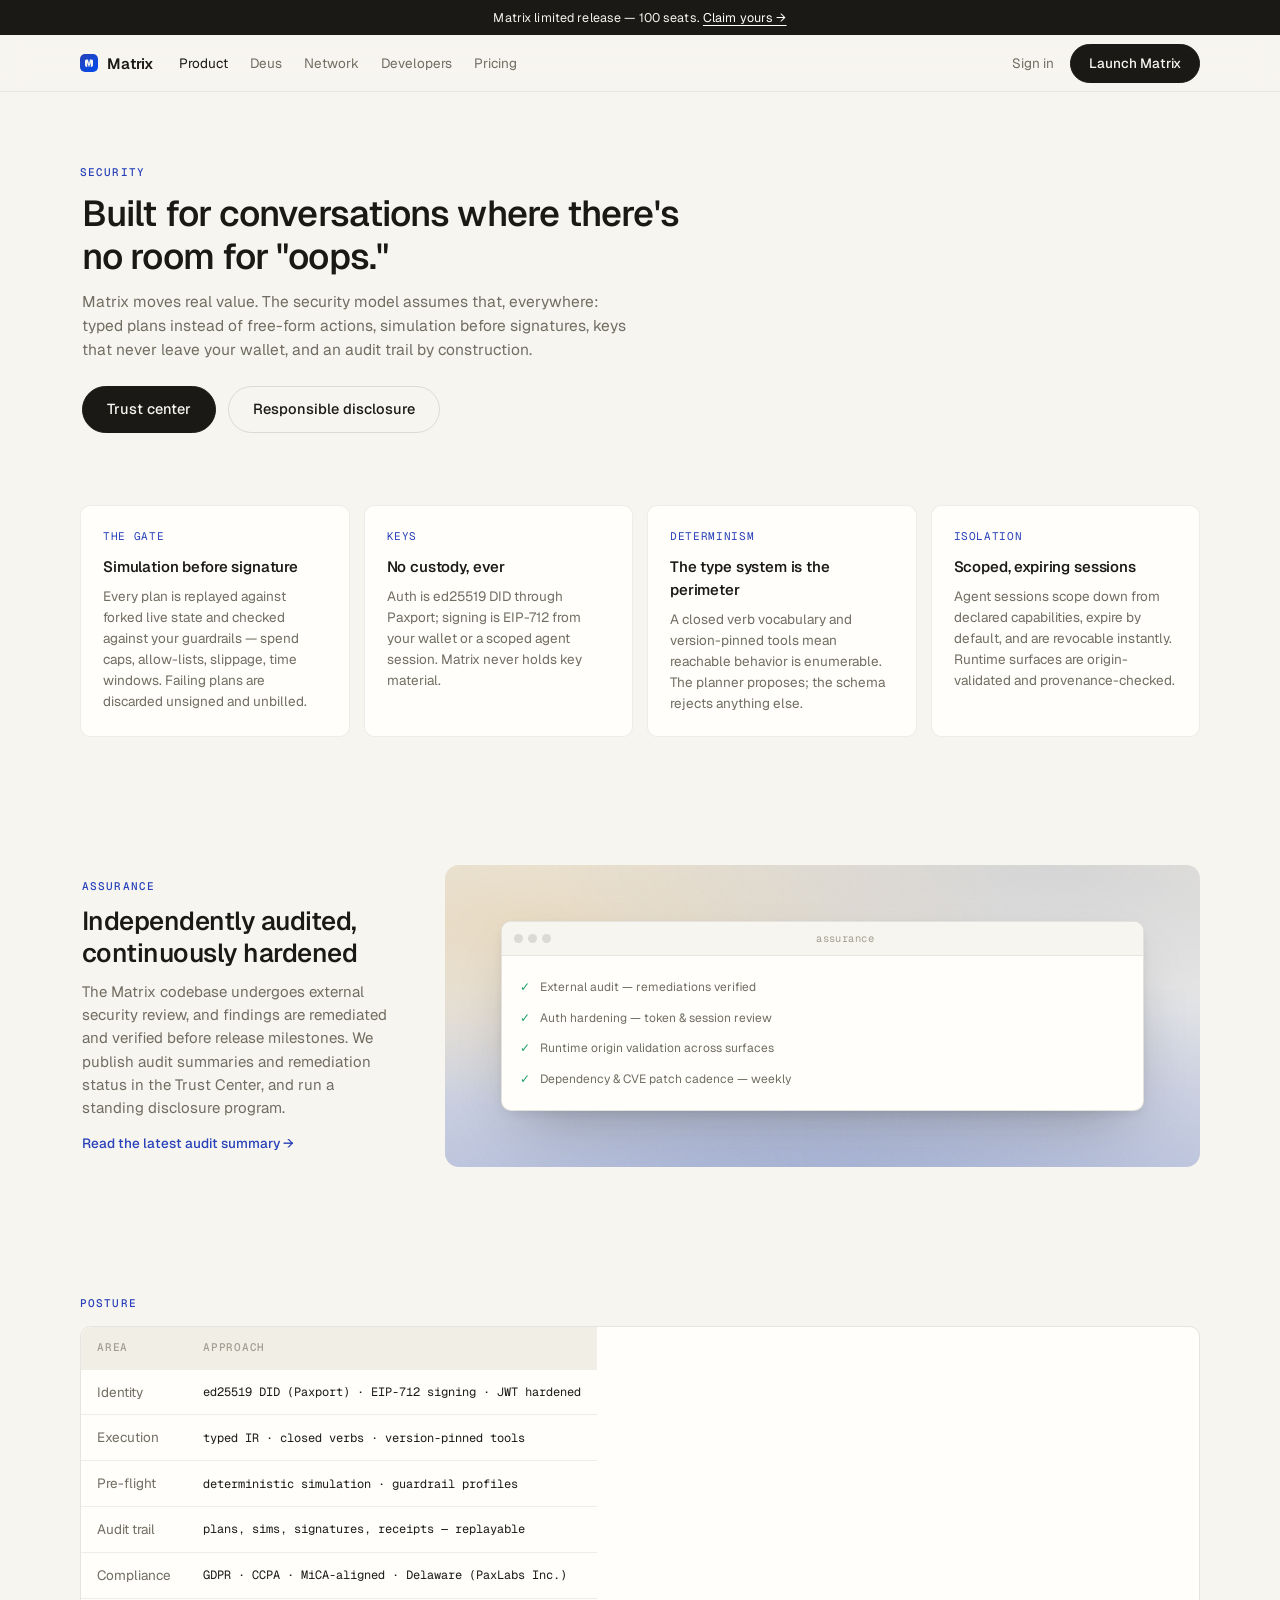
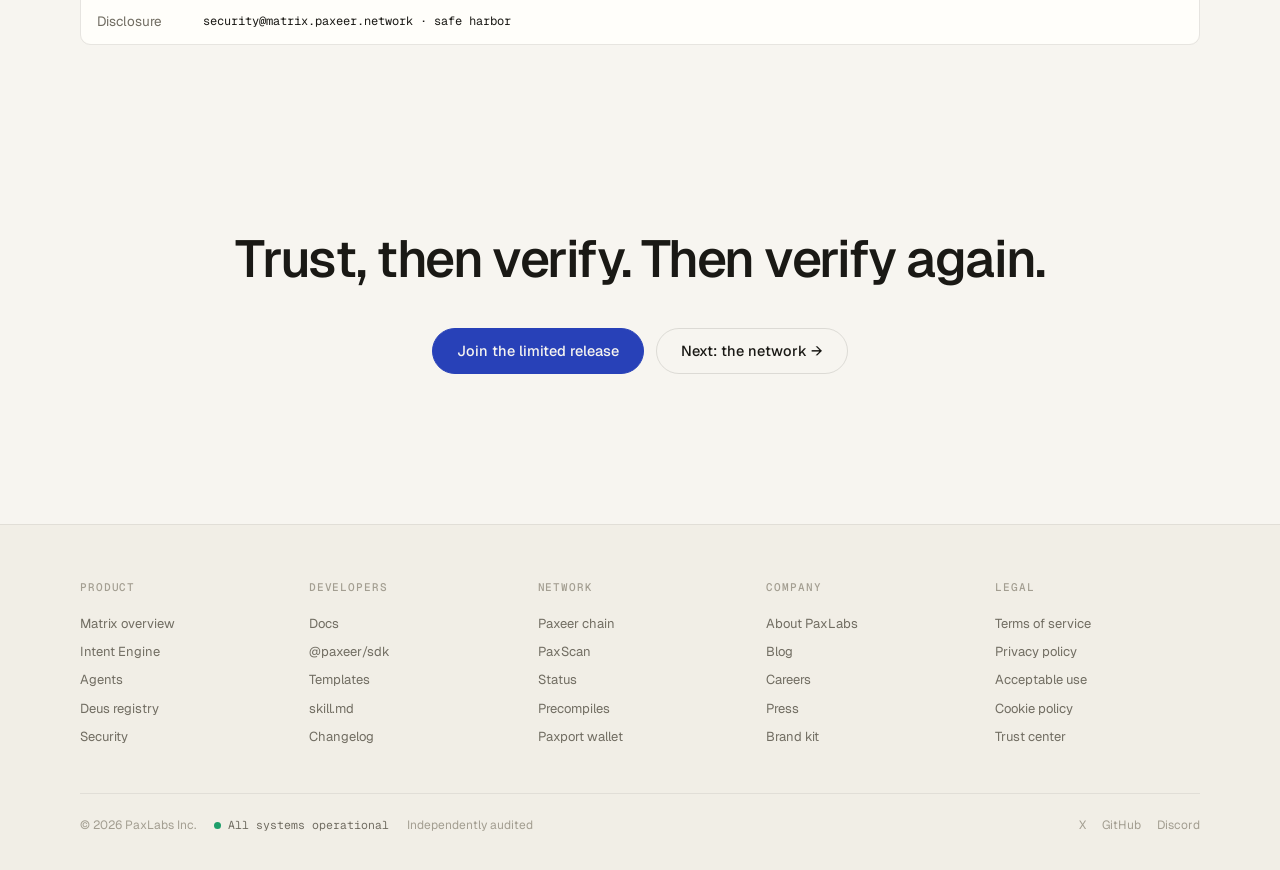
<file: security.html>
<!doctype html>
<html lang="en">
<head>
<meta charset="utf-8"><meta name="viewport" content="width=device-width,initial-scale=1">
<meta http-equiv="Content-Security-Policy" content="upgrade-insecure-requests">
<title>Security — Matrix</title>
<link rel="preconnect" href="https://fonts.googleapis.com">
<link rel="preconnect" href="https://fonts.gstatic.com" crossorigin>
<link href="https://fonts.googleapis.com/css2?family=Geist:wght@400;500;600&family=Geist+Mono:wght@400;500&display=swap" rel="stylesheet">
<link rel="stylesheet" href="assets/style.css">
</head>
<body data-page="product">
<div id="hdr"></div>

<section class="page-hero wrap">
  <div class="eyebrow">Security</div>
  <h1>Built for conversations where there's no room for "oops."</h1>
  <p>Matrix moves real value. The security model assumes that, everywhere: typed plans instead of free-form actions, simulation before signatures, keys that never leave your wallet, and an audit trail by construction.</p>
  <div class="ctas">
    <a class="btn lg" href="#">Trust center</a>
    <a class="btn lg ghost" href="#">Responsible disclosure</a>
  </div>
</section>

<section class="block wrap rv">
  <div class="grid c2">
    <div class="card"><span class="k">The gate</span><h3>Simulation before signature</h3><p>Every plan is replayed against forked live state and checked against your guardrails — spend caps, allow-lists, slippage, time windows. Failing plans are discarded unsigned and unbilled.</p></div>
    <div class="card"><span class="k">Keys</span><h3>No custody, ever</h3><p>Auth is ed25519 DID through Paxport; signing is EIP-712 from your wallet or a scoped agent session. Matrix never holds key material.</p></div>
    <div class="card"><span class="k">Determinism</span><h3>The type system is the perimeter</h3><p>A closed verb vocabulary and version-pinned tools mean reachable behavior is enumerable. The planner proposes; the schema rejects anything else.</p></div>
    <div class="card"><span class="k">Isolation</span><h3>Scoped, expiring sessions</h3><p>Agent sessions scope down from declared capabilities, expire by default, and are revocable instantly. Runtime surfaces are origin-validated and provenance-checked.</p></div>
  </div>
</section>

<section class="block wrap rv">
  <div class="split">
    <div class="copy">
      <div class="eyebrow">Assurance</div>
      <h2>Independently audited, continuously hardened</h2>
      <p>The Matrix codebase undergoes external security review, and findings are remediated and verified before release milestones. We publish audit summaries and remediation status in the Trust Center, and run a standing disclosure program.</p>
      <a class="more" href="#">Read the latest audit summary →</a>
    </div>
    <div class="scene dusk" style="margin-top:0">
      <div class="win"><div class="win-bar"><span class="dots"><span class="dot"></span><span class="dot"></span><span class="dot"></span></span><span class="title">assurance</span></div>
      <div class="pane">
        <div class="row done"><span class="ic">✓</span><span>External audit — remediations verified</span></div>
        <div class="row done"><span class="ic">✓</span><span>Auth hardening — token & session review</span></div>
        <div class="row done"><span class="ic">✓</span><span>Runtime origin validation across surfaces</span></div>
        <div class="row done"><span class="ic">✓</span><span>Dependency & CVE patch cadence — weekly</span></div>
      </div></div>
    </div>
  </div>
</section>

<section class="block wrap rv">
  <div class="eyebrow">Posture</div>
  <div class="table-clip" style="margin-top:14px">
  <table class="spec">
    <tr><th>Area</th><th>Approach</th></tr>
    <tr><td>Identity</td><td class="mono">ed25519 DID (Paxport) · EIP-712 signing · JWT hardened</td></tr>
    <tr><td>Execution</td><td class="mono">typed IR · closed verbs · version-pinned tools</td></tr>
    <tr><td>Pre-flight</td><td class="mono">deterministic simulation · guardrail profiles</td></tr>
    <tr><td>Audit trail</td><td class="mono">plans, sims, signatures, receipts — replayable</td></tr>
    <tr><td>Compliance</td><td class="mono">GDPR · CCPA · MiCA-aligned · Delaware (PaxLabs Inc.)</td></tr>
    <tr><td>Disclosure</td><td class="mono">security@matrix.paxeer.network · safe harbor</td></tr>
  </table>
  </div>
</section>

<section class="closer wrap rv">
  <h2>Trust, then verify. Then verify again.</h2>
  <div class="ctas">
    <a class="btn lg accent" href="limited-release.html">Join the limited release</a>
    <a class="btn lg ghost" href="network.html">Next: the network →</a>
  </div>
</section>

<div id="ftr"></div>
<script src="assets/site.js"></script>
</body>
</html>
</file>
<file: assets/style.css>
/* Matrix marketing site — Cursor-reference styling, Paxeer brand accent.
   Tokens: paper #F7F5F0 · ink #1A1915 · accent (Paxeer Ink) #2841B8 · interactive #004CED */

:root{
  --paper:#f7f5f0;
  --paper-2:#f1eee6;
  --card:#fffefa;
  --ink:#1a1915;
  --mute:#716d62;
  --faint:#a39e91;
  --line:rgba(26,25,21,.12);
  --line-soft:rgba(26,25,21,.07);
  --accent:#2841b8;
  --accent-2:#004ced;
  --ok:#1e9e6a;
  --warn:#c47b1f;
  --code-bg:#15171f;
  --code-ink:#d8dbe6;
  --radius:10px;
  --maxw:1120px;
  --font:"Geist",-apple-system,"Segoe UI",sans-serif;
  --mono:"Geist Mono",ui-monospace,"SF Mono",monospace;
}
*{box-sizing:border-box;margin:0;padding:0}
html{scroll-behavior:smooth}
@media (prefers-reduced-motion:reduce){
  html{scroll-behavior:auto}
  *,*:before,*:after{animation-duration:.01ms!important;animation-iteration-count:1!important;transition-duration:.01ms!important}
}
body{
  font-family:var(--font);
  background:var(--paper);
  color:var(--ink);
  font-size:15px;
  line-height:1.55;
  -webkit-font-smoothing:antialiased;
  text-rendering:optimizeLegibility;
}
a{color:inherit;text-decoration:none}
img{max-width:100%;display:block}
::selection{background:rgba(40,65,184,.18)}

.wrap{max-width:var(--maxw);margin:0 auto;padding:0 28px}
@media(max-width:640px){.wrap{padding:0 18px}}

/* ---------- header ---------- */
.banner{
  background:var(--ink);color:#f3f1ea;font-size:12.5px;text-align:center;
  padding:8px 16px;letter-spacing:.01em;
}
.banner a{color:#fff;text-decoration:underline;text-underline-offset:3px}
header.site{
  position:sticky;top:0;z-index:50;
  background:color-mix(in srgb,var(--paper) 88%,transparent);
  backdrop-filter:blur(12px);
  border-bottom:1px solid var(--line-soft);
}
.nav{display:flex;align-items:center;gap:26px;height:56px}
.brand{display:flex;align-items:center;gap:9px;font-weight:600;letter-spacing:-.01em;font-size:15px}
.brand .mark{
  width:18px;height:18px;border-radius:5px;flex:none;
  background:
    linear-gradient(135deg,var(--accent),var(--accent-2));
  position:relative;
}
.brand .mark:after{
  content:"";position:absolute;inset:5px;border-radius:2px;
  background:var(--paper);clip-path:polygon(0 0,38% 0,50% 55%,62% 0,100% 0,100% 100%,72% 100%,72% 38%,50% 100%,28% 38%,28% 100%,0 100%);
}
.nav-links{display:flex;gap:22px;font-size:13.5px;color:var(--mute)}
.nav-links a{padding:6px 0}
.nav-links a:hover,.nav-links a.active{color:var(--ink)}
.nav-right{margin-left:auto;display:flex;align-items:center;gap:16px;font-size:13.5px}
.nav-right .signin{color:var(--mute)}
.nav-right .signin:hover{color:var(--ink)}
.btn{
  display:inline-flex;align-items:center;gap:8px;
  background:var(--ink);color:var(--paper);
  border:1px solid var(--ink);border-radius:999px;
  font-size:13.5px;font-weight:500;font-family:var(--font);
  padding:8px 18px;cursor:pointer;white-space:nowrap;
  transition:background .15s,transform .15s;
}
.btn:hover{background:#000}
.btn.lg{padding:11px 24px;font-size:14.5px}
.btn.ghost{background:transparent;color:var(--ink);border-color:var(--line)}
.btn.ghost:hover{background:var(--paper-2);border-color:var(--ink)}
.btn.accent{background:var(--accent);border-color:var(--accent)}
.btn.accent:hover{background:var(--accent-2);border-color:var(--accent-2)}
.menu-btn{display:none;margin-left:auto;background:none;border:0;font-size:22px;cursor:pointer;color:var(--ink)}
@media(max-width:880px){
  .nav-links,.nav-right{display:none}
  .menu-btn{display:block}
  .nav.open .nav-links{
    display:flex;flex-direction:column;position:absolute;top:56px;left:0;right:0;
    background:var(--paper);border-bottom:1px solid var(--line);padding:18px 28px 24px;gap:14px;font-size:15px;
  }
  .nav.open .nav-right{display:flex;position:absolute;top:calc(56px + 235px);left:0;right:0;background:var(--paper);padding:0 28px 22px;border-bottom:1px solid var(--line)}
}

/* ---------- hero ---------- */
.hero{padding:72px 0 0}
.hero h1{
  font-size:clamp(28px,4vw,40px);
  font-weight:550;letter-spacing:-.025em;line-height:1.15;
  max-width:560px;
}
.hero .sub{margin-top:14px;color:var(--mute);max-width:520px;font-size:16px}
.hero .ctas{display:flex;gap:12px;margin-top:26px;flex-wrap:wrap;align-items:center}
.agent-card{
  margin-top:30px;max-width:560px;
  border:1px dashed var(--line);border-radius:var(--radius);
  background:var(--card);padding:12px 14px;
  display:flex;align-items:center;gap:12px;font-size:12.5px;
}
.agent-card .tag{flex:none;font-family:var(--mono);font-size:10.5px;letter-spacing:.08em;color:var(--accent);text-transform:uppercase}
.agent-card code{font-family:var(--mono);color:var(--ink);font-size:12px;overflow-x:auto;white-space:nowrap;flex:1}
.agent-card button{
  flex:none;border:1px solid var(--line);background:var(--paper);border-radius:6px;
  font-family:var(--mono);font-size:11px;padding:4px 10px;cursor:pointer;color:var(--mute);
}
.agent-card button:hover{color:var(--ink);border-color:var(--ink)}
.stat-chips{display:flex;gap:10px;margin-top:22px;flex-wrap:wrap}
.chip{
  font-family:var(--mono);font-size:11.5px;color:var(--mute);
  border:1px solid var(--line);border-radius:999px;padding:5px 12px;background:var(--card);
}
.chip b{color:var(--ink);font-weight:500}

/* ---------- scene (painterly backdrop + window) ---------- */
.scene{
  margin-top:48px;border-radius:14px;overflow:hidden;position:relative;
  padding:clamp(20px,5vw,56px);
  background:
    radial-gradient(120% 90% at 15% 0%,#dfe3ef 0%,transparent 55%),
    radial-gradient(110% 100% at 85% 10%,#e9e0cf 0%,transparent 60%),
    radial-gradient(130% 110% at 50% 110%,#c6cfe6 0%,transparent 65%),
    linear-gradient(180deg,#eef0f4,#e3e0d6);
}
.scene:after{ /* grain */
  content:"";position:absolute;inset:0;pointer-events:none;opacity:.5;mix-blend-mode:overlay;
  background-image:url("data:image/svg+xml,%3Csvg xmlns='http://www.w3.org/2000/svg' width='160' height='160'%3E%3Cfilter id='n'%3E%3CfeTurbulence type='fractalNoise' baseFrequency='0.9' numOctaves='2'/%3E%3C/filter%3E%3Crect width='100%25' height='100%25' filter='url(%23n)' opacity='0.35'/%3E%3C/svg%3E");
}
.scene.dusk{
  background:
    radial-gradient(120% 90% at 80% 0%,#2e3a6e22 0%,transparent 55%),
    radial-gradient(110% 100% at 10% 20%,#e7d9c0 0%,transparent 60%),
    radial-gradient(140% 120% at 50% 115%,#9aa8cf 0%,transparent 70%),
    linear-gradient(180deg,#edebe3,#d9dce8);
}
.scene.field{
  background:
    radial-gradient(120% 90% at 20% 10%,#dfe8dc 0%,transparent 55%),
    radial-gradient(120% 110% at 90% 90%,#cdd6ea 0%,transparent 60%),
    linear-gradient(180deg,#f0efe8,#dde3d8);
}

/* window mock */
.win{
  position:relative;z-index:1;
  background:var(--card);border:1px solid var(--line);border-radius:10px;
  box-shadow:0 24px 60px -24px rgba(26,25,21,.35),0 4px 14px -6px rgba(26,25,21,.18);
  overflow:hidden;font-size:12px;
}
.win-bar{
  display:flex;align-items:center;gap:8px;height:34px;padding:0 12px;
  border-bottom:1px solid var(--line-soft);background:var(--paper);
  font-family:var(--mono);font-size:10.5px;color:var(--faint);
}
.dots{display:flex;gap:5px}
.dot{width:9px;height:9px;border-radius:50%;background:var(--line)}
.win-bar .title{margin:0 auto;letter-spacing:.04em}
.win-body{display:flex;min-height:280px}
.pane{padding:16px;flex:1;min-width:0}
.pane+.pane{border-left:1px solid var(--line-soft)}
.pane h5{font-size:11px;font-family:var(--mono);letter-spacing:.08em;text-transform:uppercase;color:var(--faint);font-weight:500;margin-bottom:12px}
.pane .row{display:flex;gap:8px;align-items:flex-start;padding:6px 0;color:var(--mute);font-size:12px}
.pane .row .ic{flex:none;width:14px;text-align:center;color:var(--faint)}
.pane .row.done .ic{color:var(--ok)}
.pane .row.live .ic{color:var(--accent-2)}
.pane .row b{color:var(--ink);font-weight:500}
.code{
  font-family:var(--mono);font-size:11.5px;line-height:1.7;
  background:var(--code-bg);color:var(--code-ink);
  padding:16px;border-radius:8px;overflow-x:auto;
}
.code .k{color:#8fb4ff}.code .s{color:#a8d8a8}.code .n{color:#e6c98a}.code .c{color:#6b7188}.code .p{color:#c792ea}
.code.light{background:#f4f2ea;color:#3c3a32;border:1px solid var(--line-soft)}
.code.light .k{color:var(--accent)}.code.light .s{color:#3d7a4e}.code.light .n{color:#9a6310}.code.light .c{color:#a39e91}
.caret{display:inline-block;width:7px;height:13px;background:var(--accent-2);vertical-align:-2px;animation:blink 1s steps(1) infinite}
@keyframes blink{50%{opacity:0}}
.txlink{font-family:var(--mono);font-size:11px;color:var(--accent-2)}

/* ---------- logo wall ---------- */
.logos{padding:56px 0 18px;text-align:center}
.logos p{font-size:12.5px;color:var(--faint);margin-bottom:26px}
.logo-row{display:flex;flex-wrap:wrap;justify-content:center;gap:14px}
.logo-row span{
  font-family:var(--mono);font-size:13px;letter-spacing:.02em;color:var(--mute);
  border:1px solid var(--line-soft);background:var(--card);border-radius:8px;padding:14px 26px;
  font-weight:500;
}

/* ---------- sections ---------- */
section.block{padding:64px 0}
.split{display:grid;grid-template-columns:minmax(260px,.42fr) 1fr;gap:48px;align-items:center}
.split.rev{grid-template-columns:1fr minmax(260px,.42fr)}
.split.rev .copy{order:2}
@media(max-width:880px){.split,.split.rev{grid-template-columns:1fr}.split.rev .copy{order:0}}
.copy h2{font-size:clamp(20px,2.4vw,26px);font-weight:550;letter-spacing:-.02em;line-height:1.25}
.copy p{margin-top:10px;color:var(--mute);max-width:42ch}
.copy .more{display:inline-block;margin-top:14px;font-size:13.5px;color:var(--accent);font-weight:500}
.copy .more:hover{color:var(--accent-2)}
.eyebrow{font-family:var(--mono);font-size:11px;letter-spacing:.1em;text-transform:uppercase;color:var(--accent);margin-bottom:10px;font-weight:500}

.center-h{padding:90px 0 30px;text-align:center}
.center-h h2{font-size:clamp(24px,3vw,32px);font-weight:550;letter-spacing:-.022em}
.center-h p{color:var(--mute);margin-top:10px;max-width:54ch;margin-inline:auto}

/* card grids */
.grid{display:grid;gap:14px}
.grid.c3{grid-template-columns:repeat(3,1fr)}
.grid.c2{grid-template-columns:repeat(2,1fr)}
.grid.c4{grid-template-columns:repeat(4,1fr)}
@media(max-width:880px){.grid.c3,.grid.c4{grid-template-columns:1fr 1fr}}
@media(max-width:600px){.grid.c3,.grid.c2,.grid.c4{grid-template-columns:1fr}}
.card{
  background:var(--card);border:1px solid var(--line-soft);border-radius:var(--radius);
  padding:22px;
}
.card h3{font-size:15px;font-weight:550;letter-spacing:-.01em}
.card p{color:var(--mute);font-size:13.5px;margin-top:8px}
.card .k{font-family:var(--mono);font-size:11px;color:var(--accent);letter-spacing:.06em;text-transform:uppercase;display:block;margin-bottom:10px}
.card a.more{display:inline-block;margin-top:12px;font-size:13px;color:var(--accent);font-weight:500}
.card.tint{background:var(--paper-2)}

/* quotes */
.quotes{columns:3;column-gap:14px}
@media(max-width:880px){.quotes{columns:2}}
@media(max-width:600px){.quotes{columns:1}}
.quote{
  break-inside:avoid;margin-bottom:14px;background:var(--card);
  border:1px solid var(--line-soft);border-radius:var(--radius);padding:20px;
}
.quote p{font-size:13.5px;color:var(--ink)}
.quote .who{display:flex;align-items:center;gap:10px;margin-top:14px}
.quote .av{width:28px;height:28px;border-radius:50%;flex:none;background:linear-gradient(135deg,var(--accent),#7e94e8)}
.quote .av.g2{background:linear-gradient(135deg,#1e9e6a,#a8d8a8)}
.quote .av.g3{background:linear-gradient(135deg,#c47b1f,#e6c98a)}
.quote .who b{font-size:12.5px;font-weight:550;display:block}
.quote .who span{font-size:11.5px;color:var(--faint)}

/* tables */
table.spec{width:100%;border-collapse:collapse;font-size:13.5px;background:var(--card);border:1px solid var(--line-soft);border-radius:var(--radius);overflow:hidden}
table.spec th,table.spec td{text-align:left;padding:12px 16px;border-bottom:1px solid var(--line-soft)}
table.spec th{font-family:var(--mono);font-size:11px;letter-spacing:.07em;text-transform:uppercase;color:var(--faint);font-weight:500;background:var(--paper-2)}
table.spec tr:last-child td{border-bottom:0}
table.spec td:first-child{color:var(--mute)}
table.spec code,td.mono{font-family:var(--mono);font-size:12px;color:var(--ink)}
.table-clip{border-radius:var(--radius);overflow-x:auto;border:1px solid var(--line-soft)}
.table-clip table.spec{border:0}

/* FAQ */
.faq{max-width:680px;margin:0 auto}
.faq details{border-bottom:1px solid var(--line-soft);padding:16px 4px}
.faq summary{cursor:pointer;font-weight:550;font-size:14.5px;list-style:none;display:flex;justify-content:space-between;gap:12px}
.faq summary:after{content:"+";color:var(--faint);font-weight:400}
.faq details[open] summary:after{content:"–"}
.faq details p{color:var(--mute);font-size:13.5px;margin-top:10px;max-width:60ch}

/* changelog strip */
.clog{display:grid;grid-template-columns:repeat(4,1fr);gap:14px}
@media(max-width:880px){.clog{grid-template-columns:1fr 1fr}}
@media(max-width:600px){.clog{grid-template-columns:1fr}}
.clog .card .date{font-family:var(--mono);font-size:11px;color:var(--faint)}
.clog .card h4{font-size:13.5px;font-weight:550;margin-top:8px;line-height:1.4}

/* big closer */
.closer{padding:110px 0 90px;text-align:center}
.closer h2{font-size:clamp(34px,5vw,52px);font-weight:550;letter-spacing:-.03em}
.closer .ctas{display:flex;justify-content:center;gap:12px;margin-top:28px;flex-wrap:wrap}
.closer .note{margin-top:18px;font-size:12.5px;color:var(--faint);font-family:var(--mono)}

/* page hero (subpages) */
.page-hero{padding:72px 0 8px}
.page-hero .eyebrow{margin-bottom:12px}
.page-hero h1{font-size:clamp(26px,3.6vw,36px);font-weight:550;letter-spacing:-.025em;max-width:620px;line-height:1.18}
.page-hero p{color:var(--mute);margin-top:12px;max-width:560px;font-size:15.5px}
.page-hero .ctas{display:flex;gap:12px;margin-top:24px;flex-wrap:wrap}

/* lifecycle strip */
.life{display:flex;gap:0;border:1px solid var(--line-soft);border-radius:var(--radius);overflow:hidden;background:var(--card);flex-wrap:wrap}
.life div{flex:1;min-width:150px;padding:18px;border-right:1px solid var(--line-soft)}
.life div:last-child{border-right:0}
.life b{font-size:13.5px;font-weight:550;display:block}
.life span{font-size:12px;color:var(--mute);display:block;margin-top:6px}
.life i{font-family:var(--mono);font-style:normal;font-size:10.5px;color:var(--accent);letter-spacing:.08em}

/* pricing */
.tiers{display:grid;grid-template-columns:repeat(3,1fr);gap:14px;align-items:stretch}
@media(max-width:880px){.tiers{grid-template-columns:1fr}}
.tier{background:var(--card);border:1px solid var(--line-soft);border-radius:12px;padding:26px;display:flex;flex-direction:column}
.tier.hi{border-color:var(--accent);box-shadow:0 12px 36px -18px rgba(40,65,184,.35)}
.tier h3{font-size:15px;font-weight:550}
.tier .price{font-size:30px;font-weight:550;letter-spacing:-.02em;margin-top:12px}
.tier .price small{font-size:13px;color:var(--faint);font-weight:400}
.tier ul{list-style:none;margin:18px 0 22px;flex:1}
.tier li{font-size:13.5px;color:var(--mute);padding:5px 0 5px 22px;position:relative}
.tier li:before{content:"✓";position:absolute;left:0;color:var(--ok);font-size:12px}
.rate-scroll{display:flex;gap:12px;overflow-x:auto;padding:4px 2px 14px;scrollbar-width:thin}
.rate{flex:none;width:200px;background:var(--card);border:1px solid var(--line-soft);border-radius:10px;padding:16px}
.rate .v{font-family:var(--mono);font-size:11px;color:var(--accent);letter-spacing:.06em;text-transform:uppercase}
.rate h4{font-size:13.5px;font-weight:550;margin-top:8px}
.rate .p{font-family:var(--mono);font-size:12.5px;margin-top:10px}
.rate .p b{font-weight:600}
.rate .usd{font-size:11px;color:var(--faint);font-family:var(--mono);margin-top:2px}

/* calculator */
.calc{background:var(--card);border:1px solid var(--line-soft);border-radius:12px;padding:26px;max-width:680px;margin:0 auto}
.calc label{font-size:12.5px;color:var(--mute);display:block;margin:14px 0 6px}
.calc input[type=range]{width:100%;accent-color:var(--accent)}
.calc .out{display:flex;gap:24px;margin-top:20px;flex-wrap:wrap}
.calc .out div b{font-size:22px;font-weight:550;letter-spacing:-.02em;display:block}
.calc .out div span{font-size:11.5px;color:var(--faint);font-family:var(--mono)}

/* footer */
footer.site{border-top:1px solid var(--line-soft);margin-top:60px;padding:54px 0 36px;background:var(--paper-2)}
.foot-grid{display:grid;grid-template-columns:repeat(5,1fr);gap:24px;font-size:13px}
@media(max-width:880px){.foot-grid{grid-template-columns:1fr 1fr}}
.foot-grid h6{font-size:11px;font-family:var(--mono);letter-spacing:.08em;text-transform:uppercase;color:var(--faint);font-weight:500;margin-bottom:14px}
.foot-grid a{display:block;color:var(--mute);padding:4px 0}
.foot-grid a:hover{color:var(--ink)}
.foot-bottom{display:flex;align-items:center;gap:18px;margin-top:42px;padding-top:22px;border-top:1px solid var(--line-soft);font-size:12px;color:var(--faint);flex-wrap:wrap}
.status-dot{display:inline-flex;align-items:center;gap:7px;font-family:var(--mono);font-size:11.5px;color:var(--mute)}
.status-dot i{width:7px;height:7px;border-radius:50%;background:var(--ok);display:inline-block}
.foot-bottom .right{margin-left:auto;display:flex;gap:16px}

/* reveal */
.rv{opacity:0;transform:translateY(14px);transition:opacity .6s ease,transform .6s ease}
.rv.in{opacity:1;transform:none}
@media (prefers-reduced-motion:reduce){.rv{opacity:1;transform:none}}

/* misc */
.badge{display:inline-block;font-family:var(--mono);font-size:10.5px;letter-spacing:.07em;text-transform:uppercase;color:var(--accent);border:1px solid rgba(40,65,184,.3);border-radius:999px;padding:3px 10px;background:rgba(40,65,184,.06)}
.kbd{font-family:var(--mono);font-size:11px;border:1px solid var(--line);border-bottom-width:2px;border-radius:5px;padding:1px 6px;background:var(--card)}
hr.sep{border:0;border-top:1px solid var(--line-soft);margin:0}
.seats{display:flex;align-items:center;gap:14px;margin-top:26px;max-width:420px}
.seats .bar{flex:1;height:6px;border-radius:99px;background:var(--line-soft);overflow:hidden}
.seats .bar i{display:block;height:100%;width:73%;background:linear-gradient(90deg,var(--accent),var(--accent-2));border-radius:99px}
.seats span{font-family:var(--mono);font-size:11.5px;color:var(--mute)}
input.field,textarea.field,select.field{
  width:100%;border:1px solid var(--line);border-radius:8px;background:var(--card);
  font-family:var(--font);font-size:13.5px;padding:10px 12px;color:var(--ink);
}
input.field:focus,textarea.field:focus{outline:2px solid var(--accent);outline-offset:1px;border-color:transparent}
:focus-visible{outline:2px solid var(--accent);outline-offset:2px}
/* === MOBILE + HTTPS HARDENING PATCH === */

/* stricter viewport + safe-area support */
html{-webkit-text-size-adjust:100%;-moz-text-size-adjust:100%;text-size-adjust:100%}
body{padding:env(safe-area-inset-top) env(safe-area-inset-right) env(safe-area-inset-bottom) env(safe-area-inset-left)}

/* smaller wrap gutters on tiny screens */
@media(max-width:380px){.wrap{padding:0 14px}}

/* mobile nav: fix hamburger menu positioning and touch sizing */
@media(max-width:880px){
  .nav{height:54px}
  .nav.open .nav-links{top:54px;padding:16px 22px 20px;gap:12px}
  .nav.open .nav-right{top:calc(54px + 210px);padding:0 22px 18px}
  .nav-links a{font-size:15px;padding:8px 0}
  .menu-btn{padding:8px;font-size:24px;line-height:1}
}

/* hero mobile */
@media(max-width:640px){
  .hero{padding:46px 0 0}
  .hero h1{max-width:100%}
  .hero .sub{font-size:15px}
  .hero .ctas{margin-top:20px}
  .agent-card{flex-direction:column;align-items:flex-start;gap:10px;padding:12px}
  .agent-card code{max-width:100%;font-size:11px}
  .stat-chips{margin-top:18px}
  .chip{font-size:10.5px;padding:5px 10px}
}

/* scene windows on mobile */
@media(max-width:760px){
  .scene{padding:18px}
  .win-body{flex-direction:column;min-height:auto}
  .pane+.pane{border-left:0;border-top:1px solid var(--line-soft)}
  .code{font-size:11px;padding:12px}
}

/* logo wall mobile */
@media(max-width:640px){
  .logos{padding:38px 0 10px}
  .logo-row{gap:10px}
  .logo-row span{font-size:12px;padding:10px 16px}
}

/* section spacing mobile */
@media(max-width:640px){
  section.block{padding:44px 0}
  .center-h{padding:56px 0 22px}
  .center-h h2{font-size:clamp(22px,6vw,28px)}
  .copy h2{font-size:clamp(19px,5.5vw,24px)}
  .closer{padding:70px 0 56px}
  .closer h2{font-size:clamp(28px,8vw,40px)}
  .page-hero{padding:48px 0 6px}
  .page-hero h1{font-size:clamp(24px,6.5vw,32px)}
}

/* card grids already collapse; ensure cards don't overflow */
.card{word-wrap:break-word;overflow-wrap:break-word}

/* tables: always scroll horizontally on small screens */
.table-clip{-webkit-overflow-scrolling:touch}

/* quotes: single column on mobile already set; tighten */
@media(max-width:600px){
  .quote{padding:16px}
  .quote p{font-size:13px}
}

/* pricing tiers mobile */
@media(max-width:880px){
  .tier{padding:20px}
  .tier .price{font-size:26px}
}

/* rate scroll mobile */
@media(max-width:640px){
  .rate-scroll{gap:10px}
  .rate{width:170px;padding:14px}
}

/* lifecycle strip mobile */
@media(max-width:640px){
  .life div{padding:14px;border-right:0;border-bottom:1px solid var(--line-soft)}
  .life div:last-child{border-bottom:0}
}

/* footer mobile */
@media(max-width:640px){
  footer.site{padding:38px 0 28px}
  .foot-grid{gap:18px}
  .foot-bottom{margin-top:28px;padding-top:18px;flex-direction:column;align-items:flex-start;gap:10px}
  .foot-bottom .right{margin-left:0}
}

/* form inputs: larger touch targets */
input.field,textarea.field,select.field{font-size:16px}
@media(max-width:640px){
  input.field,textarea.field,select.field{padding:12px 14px}
}

/* buttons: bigger touch targets on mobile */
@media(max-width:640px){
  .btn{padding:10px 18px}
  .btn.lg{padding:12px 22px;width:100%;justify-content:center}
  .hero .ctas .btn.lg{width:auto}
}

/* images: never overflow */
img{height:auto;max-width:100%}

/* reduced motion already handled */

/* === EDGE-OVERFLOW FIX === */
html,body{overflow-x:hidden}
.wrap{box-sizing:content-box;padding-left:max(28px,env(safe-area-inset-left));padding-right:max(28px,env(safe-area-inset-right))}
@media(max-width:640px){
  .wrap{padding-left:max(22px,env(safe-area-inset-left));padding-right:max(22px,env(safe-area-inset-right))}
}
@media(max-width:380px){
  .wrap{padding-left:max(18px,env(safe-area-inset-left));padding-right:max(18px,env(safe-area-inset-right))}
}

/* ensure no child breaks out of wrap */
.wrap>*{max-width:100%}

/* hero text safety */
.hero h1,.hero .sub,.hero .agent-card,.hero .stat-chips,.page-hero h1,.page-hero p,.page-hero .ctas,.page-hero .stat-chips,.page-hero .agent-card{padding-left:2px;padding-right:2px}
@media(max-width:640px){
  .hero h1,.hero .sub,.hero .agent-card,.hero .stat-chips,.page-hero h1,.page-hero p,.page-hero .ctas,.page-hero .stat-chips,.page-hero .agent-card{padding-left:4px;padding-right:4px}
}

/* copy blocks: keep text away from edges */
.copy h2,.copy p,.copy .more,.copy .eyebrow{padding-left:2px;padding-right:2px}
.center-h h2,.center-h p{padding-left:4px;padding-right:4px}

/* cards and quotes: internal padding stays generous */
.card,.quote{padding:clamp(18px,4vw,22px)}
@media(max-width:380px){
  .card,.quote{padding:16px}
}

/* code blocks: wrap aggressively on tiny screens */
.code{word-break:break-word;white-space:pre-wrap;overflow-wrap:break-word}

/* agent card: prevent code overflow */
.agent-card code{max-width:100%;min-width:0}

/* tables: ensure the scroll container has side padding */
.table-clip{margin-left:-6px;margin-right:-6px;padding-left:6px;padding-right:6px}

/* rate scroll: add inline padding so first/last cards don't touch edge */
.rate-scroll{padding-left:4px;padding-right:4px}

/* footer links: wrap safely */
.foot-grid a{word-break:break-word}

/* === GLOBAL BODY OVERFLOW FIX === */

/* every major section/container respects viewport */
section,header,footer,main,article,aside,nav,div.scene,div.win,div.pane,div.card,div.quote,div.tier,div.rate,div.life,div.clog,div.grid,div.split,div.copy,div.table-clip,div.rate-scroll,div.foot-grid,div.foot-bottom,div.quotes,div.logo-row,div.stat-chips,div.ctas,div.agent-card,div.seats,div.calc,div.faq,div.badge,div.kbd{max-width:100%}

/* prevent any inline fixed-width element from breaking out */
[style*="max-width"],[style*="min-width"],[style*="width"]{max-width:100% !important}

/* windows and panes: never force horizontal overflow */
.win{max-width:100%}
.win-body{flex-wrap:wrap}
.pane{min-width:0 !important;flex:1 1 0}

/* split sections: always stack on narrow screens */
@media(max-width:880px){
  .split,.split.rev{grid-template-columns:1fr;gap:32px}
  .split.rev .copy{order:0}
}

/* grids: never overflow */
.grid.c2,.grid.c3,.grid.c4{grid-template-columns:repeat(auto-fit,minmax(260px,1fr))}
@media(max-width:640px){
  .grid.c2,.grid.c3,.grid.c4{grid-template-columns:1fr}
}

/* quotes: masonry fallback safety */
.quotes{columns:1}
@media(min-width:601px){.quotes{columns:2}}
@media(min-width:1024px){.quotes{columns:3}}

/* tables: always scroll */
table.spec{display:block;overflow-x:auto;white-space:nowrap}
.table-clip{display:block;overflow-x:auto;-webkit-overflow-scrolling:touch}

/* lifecycle strip: stack safely */
.life{display:flex;flex-wrap:wrap}
.life div{flex:1 1 150px;min-width:0;word-break:break-word}

/* rate scroll: keep inside */
.rate-scroll{display:flex;overflow-x:auto;gap:12px;padding:4px 4px 14px}
.rate{flex:0 0 auto;width:min(200px,80vw)}

/* changelog strip */
.clog{grid-template-columns:repeat(auto-fit,minmax(220px,1fr))}

/* footer grid */
.foot-grid{grid-template-columns:repeat(auto-fit,minmax(140px,1fr))}
@media(max-width:640px){
  .foot-grid{grid-template-columns:1fr 1fr}
}
@media(max-width:380px){
  .foot-grid{grid-template-columns:1fr}
}

/* page hero: constrain all children */
.page-hero>*{max-width:100%}
.page-hero .ctas{flex-wrap:wrap}

/* agent card: wrap gracefully */
.agent-card{flex-wrap:wrap}

/* seats bar */
.seats{flex-wrap:wrap}
.seats .bar{min-width:120px}

/* any pre/code inside a pane */
pre,code{max-width:100%;overflow-x:auto;white-space:pre-wrap;word-break:break-word}

/* images and media */
img,video,iframe,object,embed,svg{max-width:100%;height:auto}

/* remove any negative margins that pull content to edge */
.table-clip{margin-left:0;margin-right:0;padding-left:0;padding-right:0}
</file>
